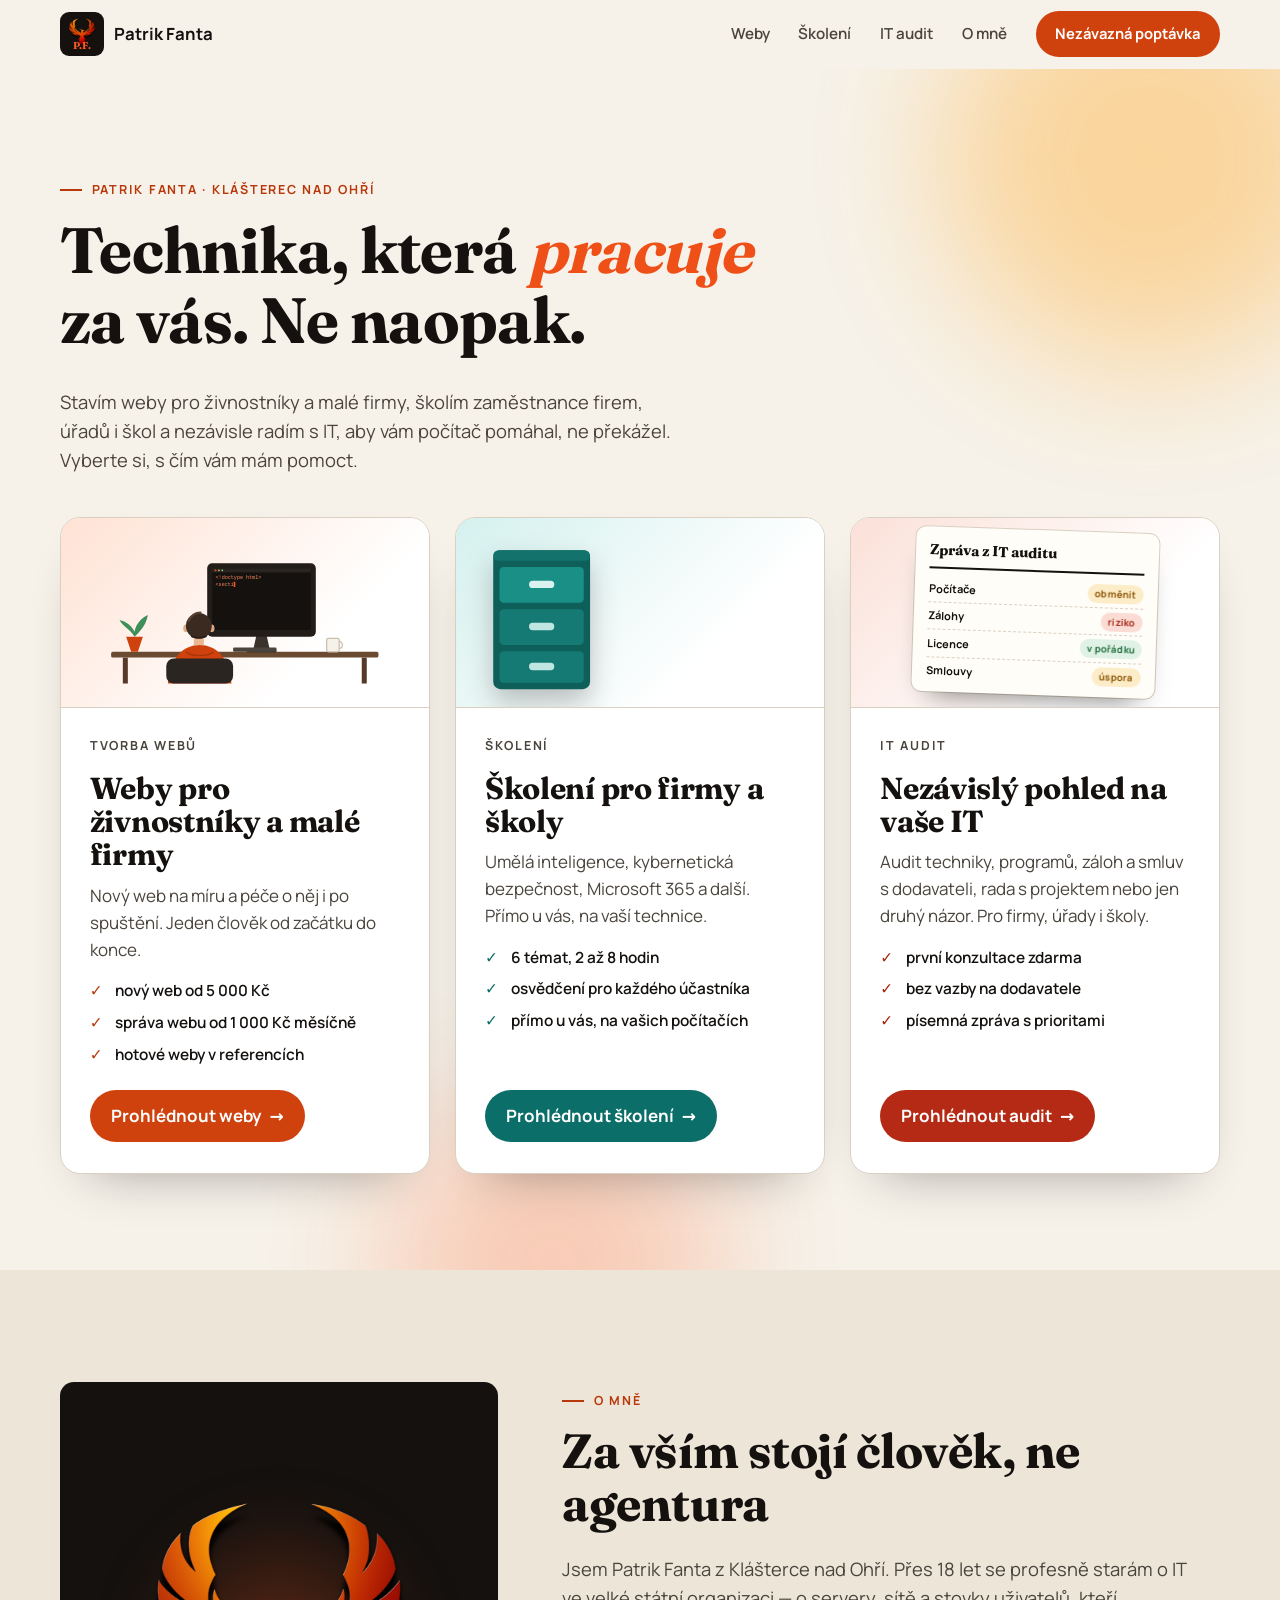
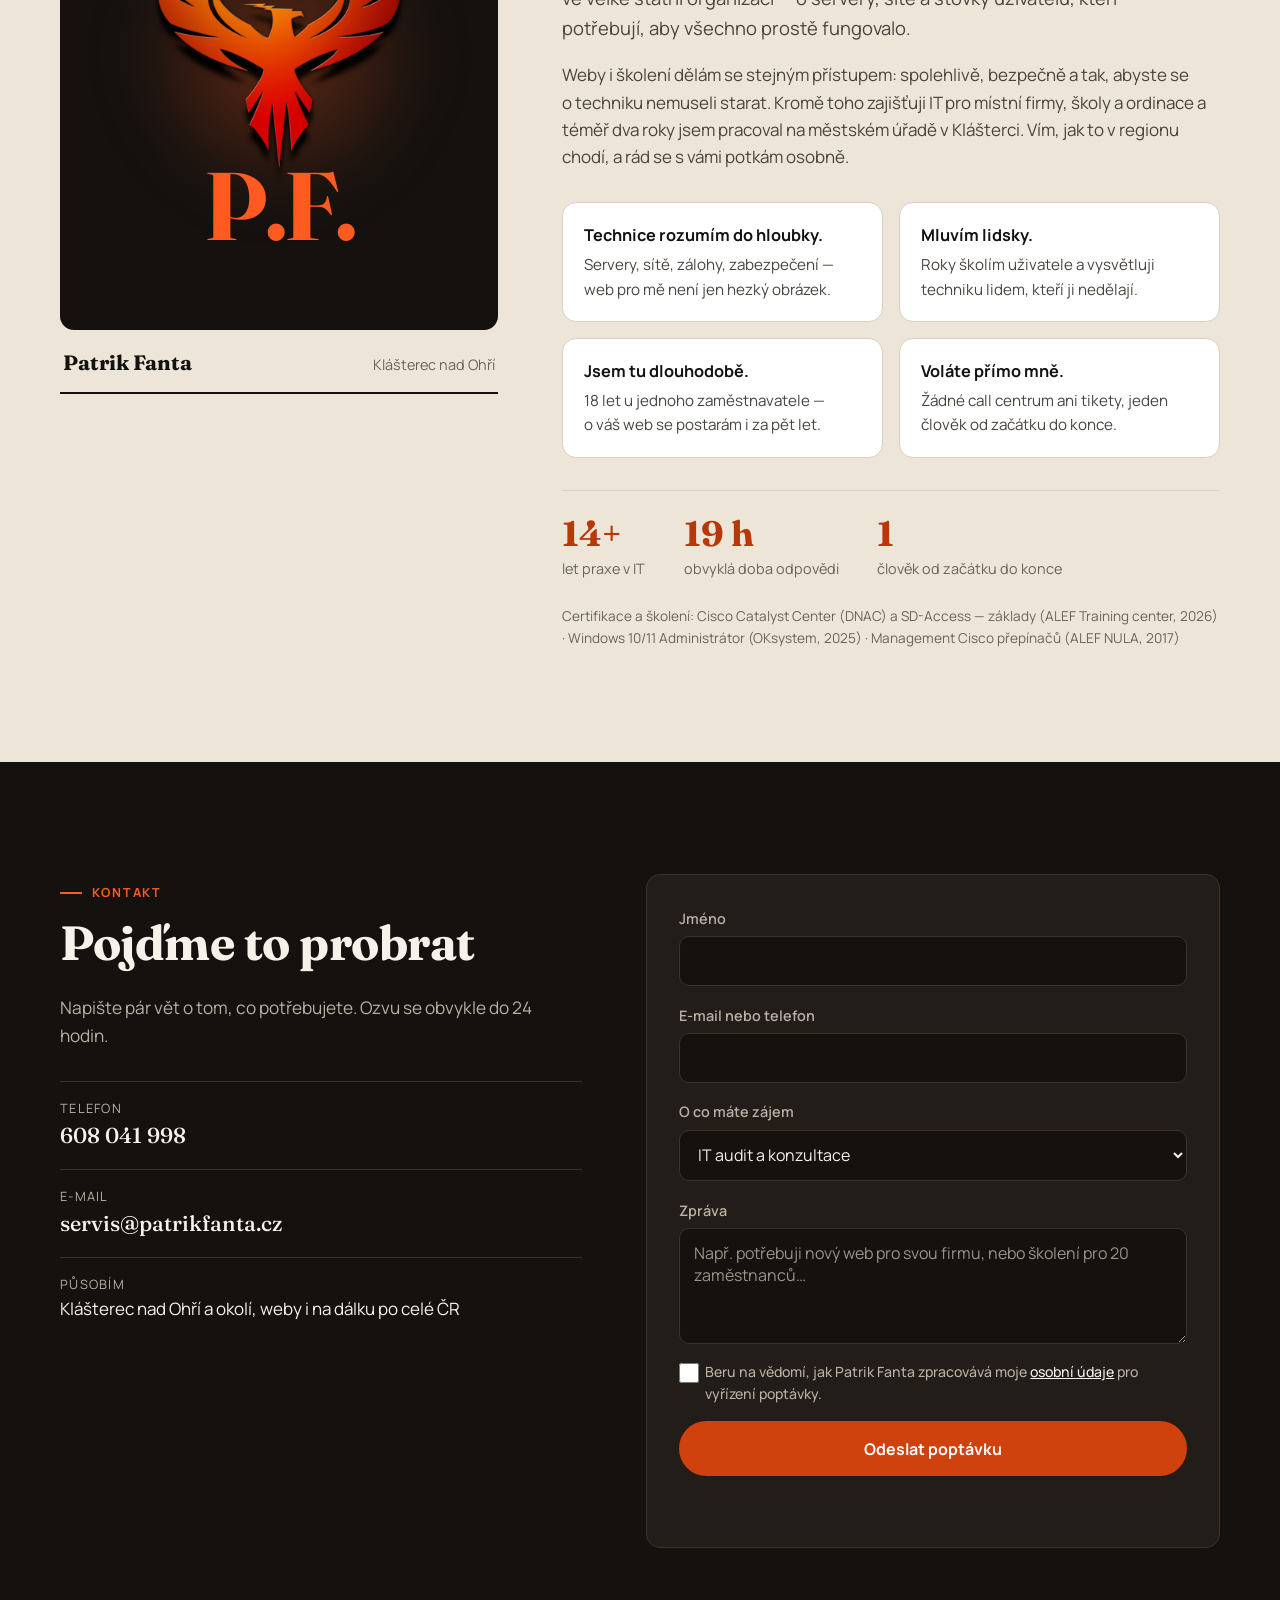
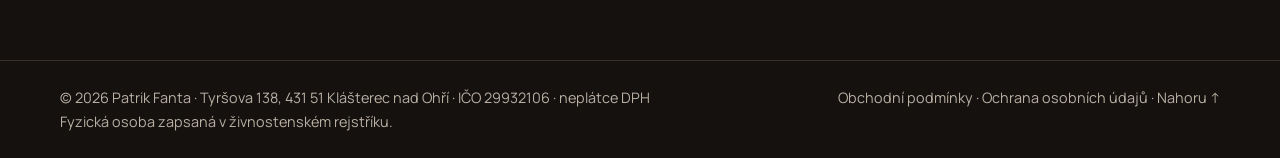
<file: index.html>
<!doctype html>
<html lang="cs">
<head>
  <meta charset="utf-8">
  <meta name="viewport" content="width=device-width, initial-scale=1">
  <title>Patrik Fanta — weby a školení pro firmy a školy</title>
  <meta name="description" content="Tvorba webů od 5 000 Kč a správa webu, školení zaměstnanců firem, úřadů i škol (AI, kybernetická bezpečnost, Microsoft 365). Klášterec nad Ohří a okolí.">
  <link rel="canonical" href="https://patrikfanta.cz/">
  <meta name="theme-color" content="#14110f">

  <meta property="og:type" content="website">
  <meta property="og:locale" content="cs_CZ">
  <meta property="og:url" content="https://patrikfanta.cz/">
  <meta property="og:title" content="Patrik Fanta — weby a školení">
  <meta property="og:description" content="Weby pro živnostníky a malé firmy a školení pro firmy, úřady a školy. Klášterec nad Ohří a okolí, weby i na dálku po celé ČR.">
  <meta property="og:image" content="https://patrikfanta.cz/img/og.jpg">
  <meta property="og:image:width" content="1200">
  <meta property="og:image:height" content="630">
  <meta property="og:image:alt" content="Patrik Fanta — tvorba a správa webů">
  <meta name="twitter:card" content="summary_large_image">

  <link rel="icon" href="favicon.png" type="image/png">
  <link rel="apple-touch-icon" href="apple-touch-icon.png">

  <link rel="preload" href="fonts/manrope-latin.woff2" as="font" type="font/woff2" crossorigin>
  <link rel="preload" href="fonts/fraunces-latin.woff2" as="font" type="font/woff2" crossorigin>
  <link rel="stylesheet" href="css/fonts.css?v=21">
  <link rel="stylesheet" href="css/style.css?v=24">

  <script type="application/ld+json">
  {
    "@context": "https://schema.org",
    "@type": "ProfessionalService",
    "name": "Patrik Fanta – weby a školení",
    "description": "Tvorba a správa webů pro živnostníky a malé firmy, školení zaměstnanců pro firmy, úřady a školy.",
    "url": "https://patrikfanta.cz/",
    "image": "https://patrikfanta.cz/img/og.jpg",
    "logo": "https://patrikfanta.cz/apple-touch-icon.png",
    "telephone": "+420608041998",
    "email": "servis@patrikfanta.cz",
    "address": {
      "@type": "PostalAddress",
      "streetAddress": "Tyršova 138",
      "postalCode": "431 51",
      "addressLocality": "Klášterec nad Ohří",
      "addressCountry": "CZ"
    },
    "identifier": {
      "@type": "PropertyValue",
      "propertyID": "IČO",
      "value": "29932106"
    },
    "founder": {
      "@type": "Person",
      "name": "Patrik Fanta"
    },
    "areaServed": [
      {
        "@type": "City",
        "name": "Klášterec nad Ohří"
      },
      {
        "@type": "AdministrativeArea",
        "name": "Ústecký kraj"
      },
      {
        "@type": "Country",
        "name": "Česká republika"
      }
    ],
    "priceRange": "1 000 – 15 600 Kč",
    "makesOffer": [
      {
        "@type": "Offer",
        "itemOffered": {
          "@type": "Service",
          "name": "Tvorba webu"
        },
        "priceSpecification": {
          "@type": "PriceSpecification",
          "minPrice": 5000,
          "priceCurrency": "CZK"
        }
      },
      {
        "@type": "Offer",
        "itemOffered": {
          "@type": "Service",
          "name": "Správa webu"
        },
        "priceSpecification": {
          "@type": "UnitPriceSpecification",
          "price": 1000,
          "priceCurrency": "CZK",
          "unitText": "měsíc"
        }
      },
      {
        "@type": "Offer",
        "itemOffered": {
          "@type": "Service",
          "name": "Školení zaměstnanců pro firmy, úřady a školy"
        }
      }
    ]
  }
  </script>
</head>
<body data-page="hub">
<div class="progress" aria-hidden="true"></div>

<header class="nav" id="top">
  <div class="wrap nav__inner">
    <a class="logo" href="#top"><span class="logo__mark" aria-hidden="true"><img src="img/fenix.png" alt="" width="34" height="34"><span>P.F.</span></span> Patrik Fanta</a>
    <button class="nav__toggle" aria-label="Menu" aria-expanded="false"><span></span><span></span></button>
    <nav class="nav__links">
      <a href="weby.html">Weby</a>
      <a href="skoleni.html">Školení</a>
      <a href="audit.html">IT audit</a>
      <a href="#o-mne">O mně</a>
      <a href="#kontakt" class="btn btn--small">Nezávazná poptávka</a>
    </nav>
  </div>
</header>

<main>

  <!-- ROZCESTNÍK -->
  <section class="hero hub">
    <div class="hero__blob hero__blob--1" aria-hidden="true"></div>
    <div class="hero__blob hero__blob--2" aria-hidden="true"></div>
    <div class="wrap">
      <div class="hub__intro">
        <p class="eyebrow">Patrik Fanta · Klášterec nad Ohří</p>
        <h1>Technika, která <em>pracuje</em> za vás. Ne naopak.</h1>
        <p class="lead">Stavím weby pro živnostníky a malé firmy, školím zaměstnance firem, úřadů i škol a nezávisle radím s IT, aby vám počítač pomáhal, ne překážel. Vyberte si, s čím vám mám pomoct.</p>
      </div>
      <div class="tiles">
        <a class="tile tile--weby" href="weby.html">
          <div class="tile__art" aria-hidden="true"><svg class="coder" viewBox="0 0 440 170" preserveAspectRatio="xMidYMid meet"><g class="coder-world"><rect x="60" y="132" width="320" height="7" rx="2" fill="#6b4a32"/><rect x="74" y="139" width="6" height="31" fill="#57392a"/><rect x="360" y="139" width="6" height="31" fill="#57392a"/><path d="M84 132l-6-18h20l-6 18z" fill="#cf410d"/><path d="M88 114c-6-10-14-12-18-20 8 2 14 6 18 14 2-10 8-16 16-20-2 10-6 16-12 22" fill="#3f8f5a"/><rect x="318" y="116" width="15" height="16" rx="2" fill="#f6f2ea" stroke="#c9bfae" stroke-width="1.5"/><path d="M333 120c5 0 5 8 0 8" stroke="#c9bfae" stroke-width="1.5" fill="none"/><path d="M234 112h12l4 18h-20z" fill="#3a332c"/><rect x="222" y="129" width="36" height="4" rx="2" fill="#3a332c"/><rect x="175" y="26" width="130" height="88" rx="6" fill="#221d19"/><rect x="181" y="32" width="118" height="74" rx="2" fill="#14110f"/><rect x="181" y="32" width="118" height="5" fill="#2b2521"/><circle cx="185" cy="34.5" r="1.1" fill="#ff5a1f"/><circle cx="189" cy="34.5" r="1.1" fill="#ffb23f"/><circle cx="193" cy="34.5" r="1.1" fill="#7ddc9a"/><g class="coder-code" font-family="Consolas, 'Courier New', monospace" font-size="6.1"><text x="185" y="45"></text><text x="185" y="53.5"></text><text x="185" y="62"></text><text x="185" y="70.5"></text><text x="185" y="79"></text><text x="185" y="87.5"></text><text x="185" y="96"></text></g><rect x="206" y="127" width="52" height="5" rx="1.5" fill="#4a443d"/><path d="M128 170c2-30 18-46 38-46s36 16 38 46z" fill="#cf410d"/><path d="M150 132c4 6 28 6 32 0" stroke="#a8360b" stroke-width="2" fill="none"/><rect x="126" y="140" width="80" height="30" rx="9" fill="#2b2521"/><rect x="159" y="112" width="12" height="12" fill="#e9b893"/><ellipse cx="149.5" cy="104" rx="3.2" ry="4.6" fill="#e0a985"/><ellipse cx="180.5" cy="104" rx="3.2" ry="4.6" fill="#e0a985"/><circle cx="165" cy="101" r="15.5" fill="#3a2a20"/><path d="M153 95c3-7 8-10 14-10" stroke="#5a4232" stroke-width="2.5" stroke-linecap="round" fill="none"/><path d="M156 113c3 3 15 3 18 0" stroke="#2a1d16" stroke-width="2" fill="none"/></g></svg></div>
          <div class="tile__body">
            <p class="tile__kicker">Tvorba webů</p>
            <h2>Weby pro živnostníky a malé firmy</h2>
            <p>Nový web na míru a péče o něj i po spuštění. Jeden člověk od začátku do konce.</p>
            <ul><li>nový web od 5 000 Kč</li><li>správa webu od 1 000 Kč měsíčně</li><li>hotové weby v referencích</li></ul>
            <span class="tile__cta">Prohlédnout weby <span aria-hidden="true">→</span></span>
          </div>
        </a>
        <a class="tile tile--skoleni" href="skoleni.html">
          <div class="tile__art" aria-hidden="true"><div class="cabinet-scene"><svg class="cabinet" viewBox="0 0 100 140"><rect x="4" y="4" width="92" height="132" rx="7" fill="#0e5f5a"/><rect x="4" y="4" width="92" height="10" rx="5" fill="#13736c"/><g class="cabinet__drawer cabinet__drawer--move"><rect x="10" y="20" width="80" height="34" rx="4" fill="#1a8f86"/><rect x="38" y="33" width="24" height="7" rx="3.5" fill="#d9f2ef"/></g><rect x="10" y="60" width="80" height="34" rx="4" fill="#157a73"/><rect x="38" y="73" width="24" height="7" rx="3.5" fill="#bfe6e1"/><rect x="10" y="100" width="80" height="30" rx="4" fill="#157a73"/><rect x="38" y="111" width="24" height="7" rx="3.5" fill="#bfe6e1"/></svg><span class="fly" style="--i:0;--dx:60cqw;--dy:-40px;--r:-25deg"><svg viewBox="0 0 48 38"><path d="M2 8a3 3 0 0 1 3-3h12l4 4h22a3 3 0 0 1 3 3v21a3 3 0 0 1-3 3H5a3 3 0 0 1-3-3z" fill="#f2c14e"/><path d="M2 14h44v19a3 3 0 0 1-3 3H5a3 3 0 0 1-3-3z" fill="#f6d27a"/></svg></span><span class="fly" style="--i:1;--dx:72cqw;--dy:-10px;--r:30deg"><svg viewBox="0 0 34 44"><rect x="2" y="2" width="30" height="40" rx="3" fill="#fff" stroke="#c9bfae" stroke-width="2"/><path d="M8 12h18M8 18h18M8 24h14M8 30h18" stroke="#9ccfc9" stroke-width="2.4" stroke-linecap="round"/></svg></span><span class="fly" style="--i:2;--dx:52cqw;--dy:-38px;--r:200deg"><svg viewBox="0 0 60 14"><rect x="10" y="2" width="40" height="10" fill="#ffb23f"/><rect x="50" y="2" width="8" height="10" rx="2" fill="#ff8a9e"/><rect x="47" y="2" width="4" height="10" fill="#b8b8b8"/><path d="M10 2L1 7l9 5z" fill="#f2d3a8"/><path d="M4.5 5L1 7l3.5 2z" fill="#3a332c"/></svg></span><span class="fly" style="--i:3;--dx:66cqw;--dy:-34px;--r:-40deg"><svg viewBox="0 0 48 38"><path d="M2 8a3 3 0 0 1 3-3h12l4 4h22a3 3 0 0 1 3 3v21a3 3 0 0 1-3 3H5a3 3 0 0 1-3-3z" fill="#0e8a82"/><path d="M2 14h44v19a3 3 0 0 1-3 3H5a3 3 0 0 1-3-3z" fill="#2cc4b8"/></svg></span><span class="fly" style="--i:4;--dx:58cqw;--dy:6px;--r:150deg"><svg viewBox="0 0 40 48"><circle cx="20" cy="7" r="5" fill="#8a8f96"/><path d="M18 11L7 44M22 11l11 33" stroke="#6b7078" stroke-width="3.2" stroke-linecap="round"/><path d="M7 44l-1.5 3M33 44l1 3" stroke="#3a332c" stroke-width="2" stroke-linecap="round"/><path d="M10 30q10 6 20 0" stroke="#6b7078" stroke-width="2" fill="none"/></svg></span><span class="fly" style="--i:5;--dx:78cqw;--dy:-30px;--r:-20deg"><svg viewBox="0 0 34 44"><rect x="2" y="2" width="30" height="40" rx="3" fill="#fff" stroke="#c9bfae" stroke-width="2"/><path d="M8 12h18M8 18h12M8 24h18M8 30h10" stroke="#ffb08f" stroke-width="2.4" stroke-linecap="round"/></svg></span><span class="fly" style="--i:6;--dx:48cqw;--dy:-20px;--r:110deg"><svg viewBox="0 0 64 14"><rect x="1" y="1" width="62" height="12" rx="2" fill="#e8c88f" stroke="#c9a76a" stroke-width="1.5"/><path d="M8 1v5M16 1v7M24 1v5M32 1v7M40 1v5M48 1v7M56 1v5" stroke="#8a6a35" stroke-width="1.4"/></svg></span><span class="fly" style="--i:7;--dx:70cqw;--dy:-44px;--r:35deg"><svg viewBox="0 0 48 38"><path d="M2 8a3 3 0 0 1 3-3h12l4 4h22a3 3 0 0 1 3 3v21a3 3 0 0 1-3 3H5a3 3 0 0 1-3-3z" fill="#e8673a"/><path d="M2 14h44v19a3 3 0 0 1-3 3H5a3 3 0 0 1-3-3z" fill="#ff8a5c"/></svg></span></div></div>
          <div class="tile__body">
            <p class="tile__kicker">Školení</p>
            <h2>Školení pro firmy a školy</h2>
            <p>Umělá inteligence, kybernetická bezpečnost, Microsoft 365 a další. Přímo u vás, na vaší technice.</p>
            <ul><li>6 témat, 2 až 8 hodin</li><li>osvědčení pro každého účastníka</li><li>přímo u vás, na vašich počítačích</li></ul>
            <span class="tile__cta">Prohlédnout školení <span aria-hidden="true">→</span></span>
          </div>
        </a>
        <a class="tile tile--audit" href="audit.html">
          <div class="tile__art" aria-hidden="true"><div class="mini-report"><b>Zpráva z IT auditu</b><i>Počítače<span class="st st--warn" style="--i:0">obměnit</span></i><i>Zálohy<span class="st st--bad" style="--i:1">riziko</span></i><i>Licence<span class="st st--ok" style="--i:2">v pořádku</span></i><i>Smlouvy<span class="st st--warn" style="--i:3">úspora</span></i></div></div>
          <div class="tile__body">
            <p class="tile__kicker">IT audit</p>
            <h2>Nezávislý pohled na vaše IT</h2>
            <p>Audit techniky, programů, záloh a smluv s dodavateli, rada s projektem nebo jen druhý názor. Pro firmy, úřady i školy.</p>
            <ul><li>první konzultace zdarma</li><li>bez vazby na dodavatele</li><li>písemná zpráva s prioritami</li></ul>
            <span class="tile__cta">Prohlédnout audit <span aria-hidden="true">→</span></span>
          </div>
        </a>
      </div>
    </div>
  </section>

  <!-- O MNĚ -->
  <section class="section section--tint" id="o-mne">
    <div class="wrap about">
      <figure class="about__photo">
        <!-- Až bude fotka: nahraďte obsah figure za <img src="img/patrik.jpg" alt="Patrik Fanta" width="800" height="1000"> -->
        <div class="about__monogram" aria-hidden="true"><img src="img/fenix.png" alt="" width="432" height="432"><span>P.F.</span></div>
        <figcaption><strong>Patrik Fanta</strong><span>Klášterec nad Ohří</span></figcaption>
      </figure>

      <div class="about__text">
        <p class="eyebrow">O mně</p>
        <h2>Za vším stojí člověk, ne agentura</h2>
        <p class="lead">Jsem Patrik Fanta z&nbsp;Klášterce nad Ohří. Přes 18 let se profesně starám o&nbsp;IT ve velké státní organizaci — o&nbsp;servery, sítě a stovky uživatelů, kteří potřebují, aby všechno prostě fungovalo.</p>
        <p>Weby i školení dělám se stejným přístupem: spolehlivě, bezpečně a tak, abyste se o&nbsp;techniku nemuseli starat. Kromě toho zajišťuji IT pro místní firmy, školy a ordinace a téměř dva roky jsem pracoval na městském úřadě v&nbsp;Klášterci. Vím, jak to v&nbsp;regionu chodí, a rád se s&nbsp;vámi potkám osobně.</p>

        <ul class="about__why">
          <li><strong>Technice rozumím do hloubky.</strong> Servery, sítě, zálohy, zabezpečení — web pro mě není jen hezký obrázek.</li>
          <li><strong>Mluvím lidsky.</strong> Roky školím uživatele a vysvětluji techniku lidem, kteří ji nedělají.</li>
          <li><strong>Jsem tu dlouhodobě.</strong> 18 let u jednoho zaměstnavatele — o&nbsp;váš web se postarám i za pět let.</li>
          <li><strong>Voláte přímo mně.</strong> Žádné call centrum ani tikety, jeden člověk od začátku do konce.</li>
        </ul>

        <ul class="about__stats">
          <li><strong><span data-count="18">18</span>+</strong><span>let praxe v&nbsp;IT</span></li>
          <li><strong><span data-count="24">24</span> h</strong><span>obvyklá doba odpovědi</span></li>
          <li><strong><span data-count="1">1</span></strong><span>člověk od začátku do konce</span></li>
        </ul>

        <p class="about__certs">Certifikace a školení: Cisco Catalyst Center (DNAC) a SD-Access — základy (ALEF Training center, 2026) · Windows 10/11 Administrátor (OKsystem, 2025) · Management Cisco přepínačů (ALEF NULA, 2017)</p>
      </div>
    </div>
  </section>

  <!-- KONTAKT -->
  <section class="section section--dark" id="kontakt">
    <div class="wrap contact">
      <div>
        <p class="eyebrow">Kontakt</p>
        <h2>Pojďme to probrat</h2>
        <p class="section__intro">Napište pár vět o tom, co potřebujete. Ozvu se obvykle do 24 hodin.</p>
        <ul class="contact__list">
          <li><span>Telefon</span><a href="tel:+420608041998">608 041 998</a></li>
          <li><span>E-mail</span><a href="mailto:servis@patrikfanta.cz">servis@patrikfanta.cz</a></li>
          <li><span>Působím</span>Klášterec nad Ohří a okolí, weby i na dálku po celé ČR</li>
        </ul>
      </div>

      <form class="form" id="poptavka" novalidate>
        <input type="checkbox" name="botcheck" class="hp" tabindex="-1" autocomplete="off" aria-hidden="true">
        <label>Jméno<input name="jmeno" required autocomplete="name"></label>
        <label>E-mail nebo telefon<input name="kontakt" required autocomplete="email"></label>
        <label>O co máte zájem
          <select name="sluzba">
            <option>IT audit a konzultace</option>
            <option>Zatím nevím, poraďte</option>
            <option>Nový web</option>
            <option>Správa webu</option>
            <option>Školení</option>
          </select>
        </label>
        <label>Zpráva<textarea name="zprava" rows="4" placeholder="Např. potřebuji nový web pro svou firmu, nebo školení pro 20 zaměstnanců…"></textarea></label>
        <label class="consent"><input type="checkbox" name="consent" required>
          <span>Beru na vědomí, jak Patrik Fanta zpracovává moje <a href="ochrana-osobnich-udaju.html" target="_blank">osobní údaje</a> pro vyřízení poptávky.</span></label>
        <button class="btn" type="submit">Odeslat poptávku</button>
        <p class="form__status" role="status" aria-live="polite"></p>
      </form>
    </div>
  </section>

</main>

<footer class="footer">
  <div class="wrap footer__inner">
    <span>© <span id="rok">2026</span> Patrik Fanta · Tyršova 138, 431 51 Klášterec nad Ohří · IČO 29932106 · neplátce DPH<br>Fyzická osoba zapsaná v živnostenském rejstříku.</span>
    <span class="footer__links"><a href="obchodni-podminky.html">Obchodní podmínky</a> · <a href="ochrana-osobnich-udaju.html">Ochrana osobních údajů</a> · <a href="#top">Nahoru ↑</a></span>
  </div>
</footer>

<a class="call-fab" href="tel:+420608041998" aria-label="Zavolat na 608 041 998">
  <svg viewBox="0 0 24 24" fill="none" stroke="currentColor" stroke-width="2" stroke-linecap="round" stroke-linejoin="round" aria-hidden="true"><path d="M22 16.92v3a2 2 0 0 1-2.18 2 19.8 19.8 0 0 1-8.63-3.07 19.5 19.5 0 0 1-6-6A19.8 19.8 0 0 1 2.12 4.18 2 2 0 0 1 4.11 2h3a2 2 0 0 1 2 1.72c.13.96.36 1.9.7 2.81a2 2 0 0 1-.45 2.11L8.09 9.91a16 16 0 0 0 6 6l1.27-1.27a2 2 0 0 1 2.11-.45c.9.34 1.85.57 2.81.7A2 2 0 0 1 22 16.92z"/></svg>
  Zavolat
</a>

<!-- Anonymní měření návštěvnosti bez cookies (GoatCounter), skript hostovaný lokálně -->
<script data-goatcounter="https://patrikfanta.stat.patrikfanta.cz/count" async src="js/count.js"></script>
<script src="js/main.js?v=24"></script>
</body>
</html>
</file>
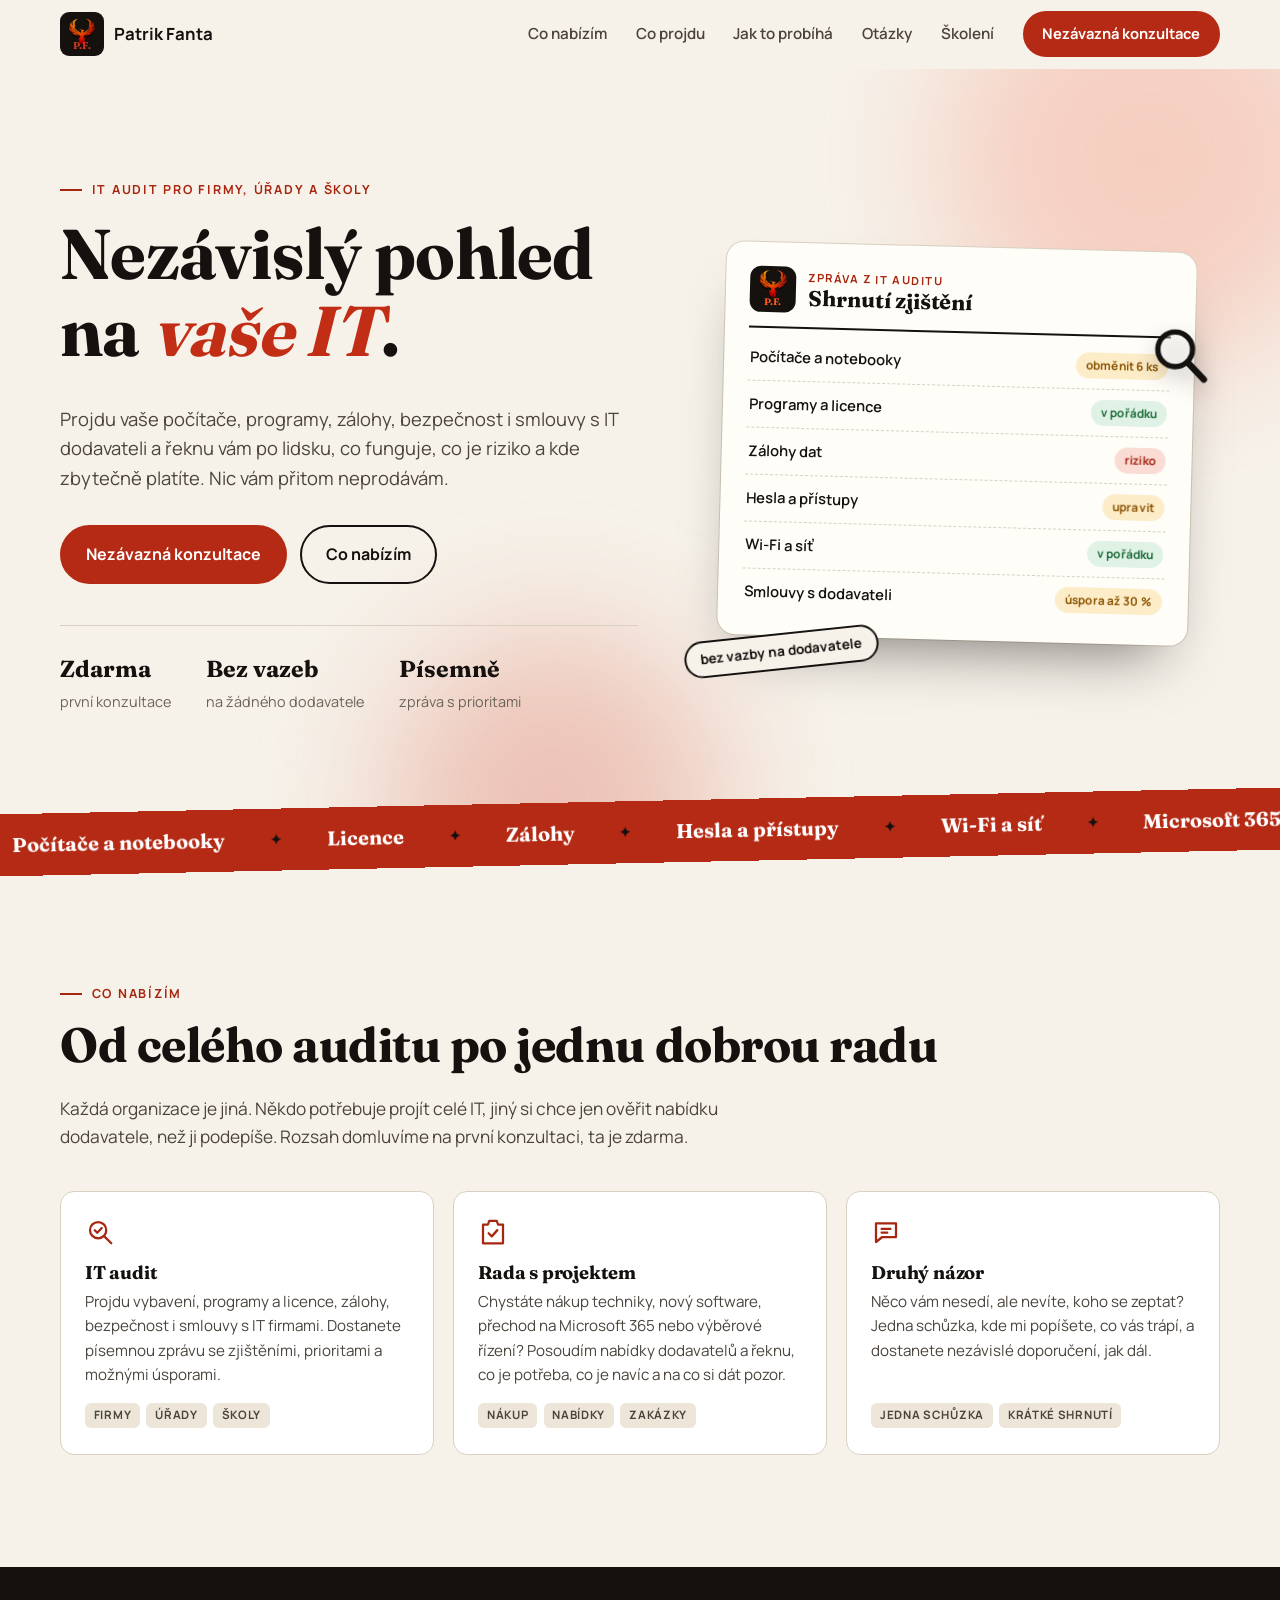
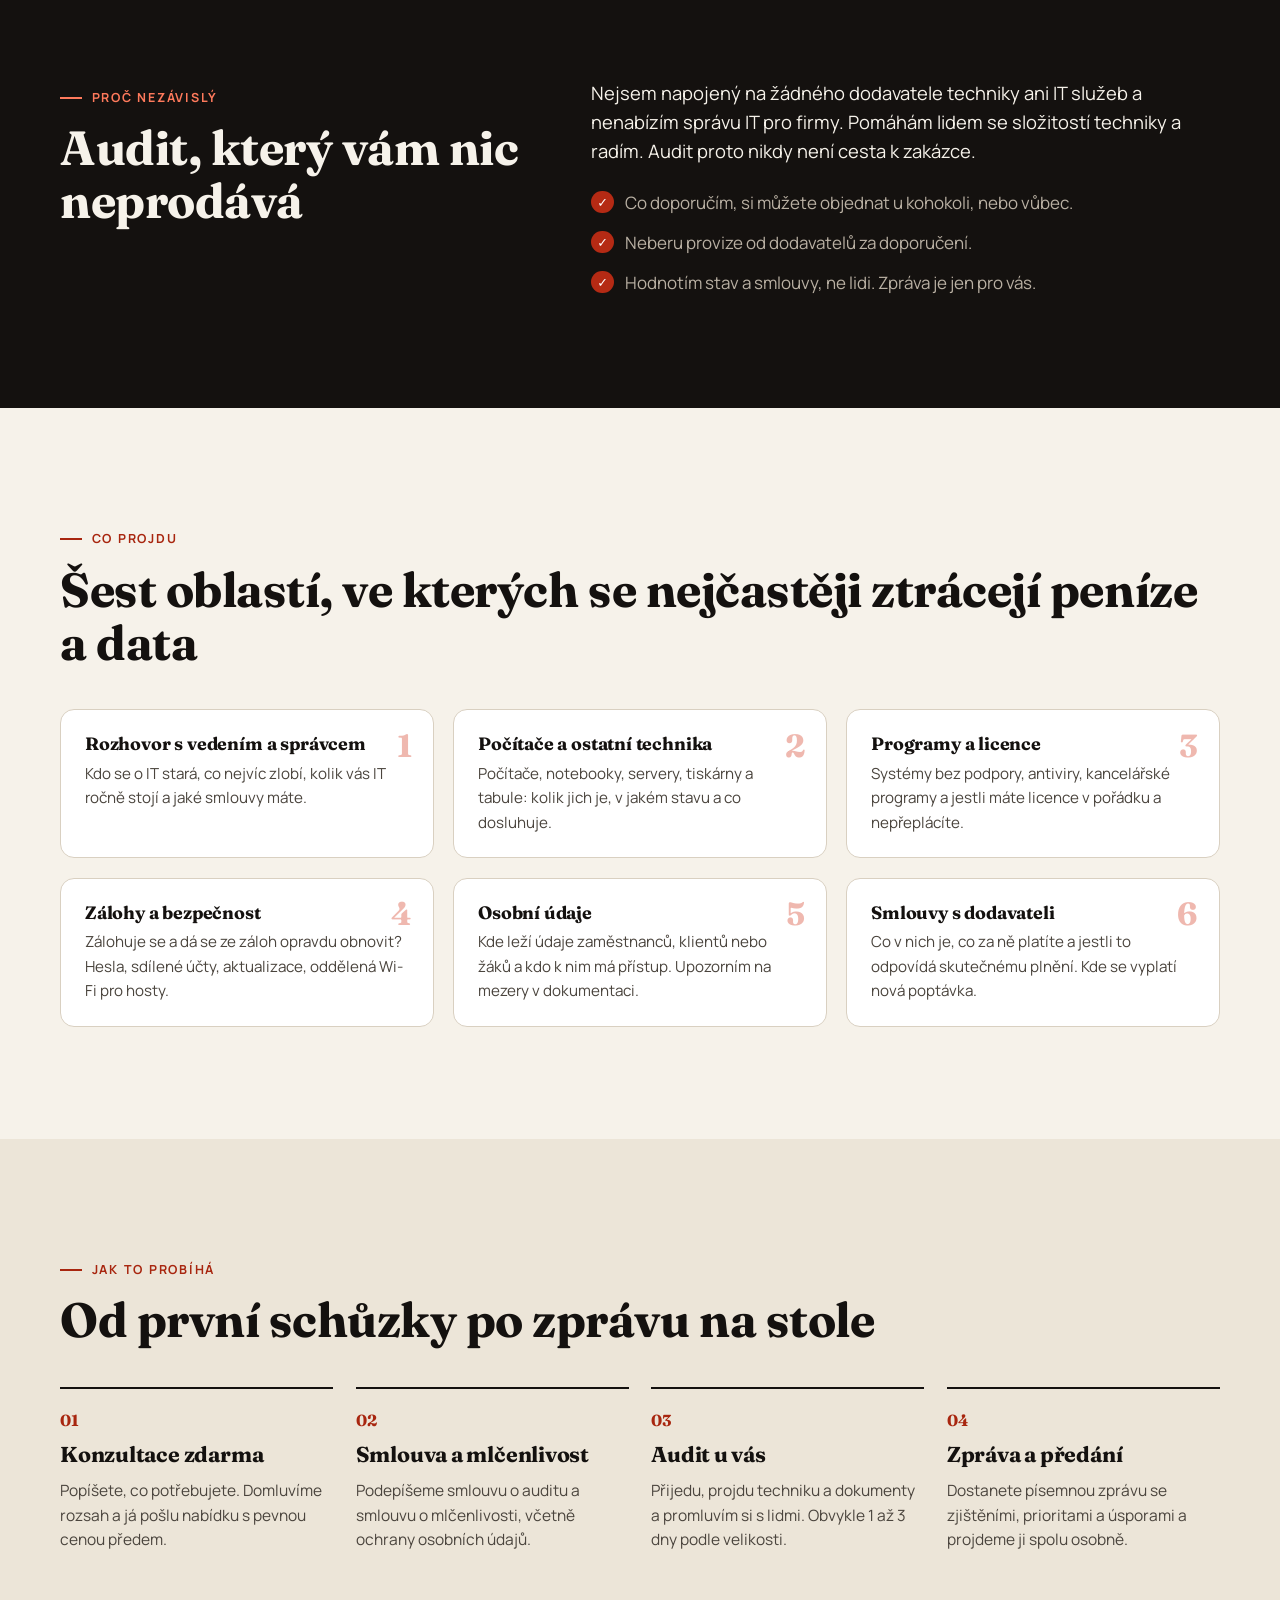
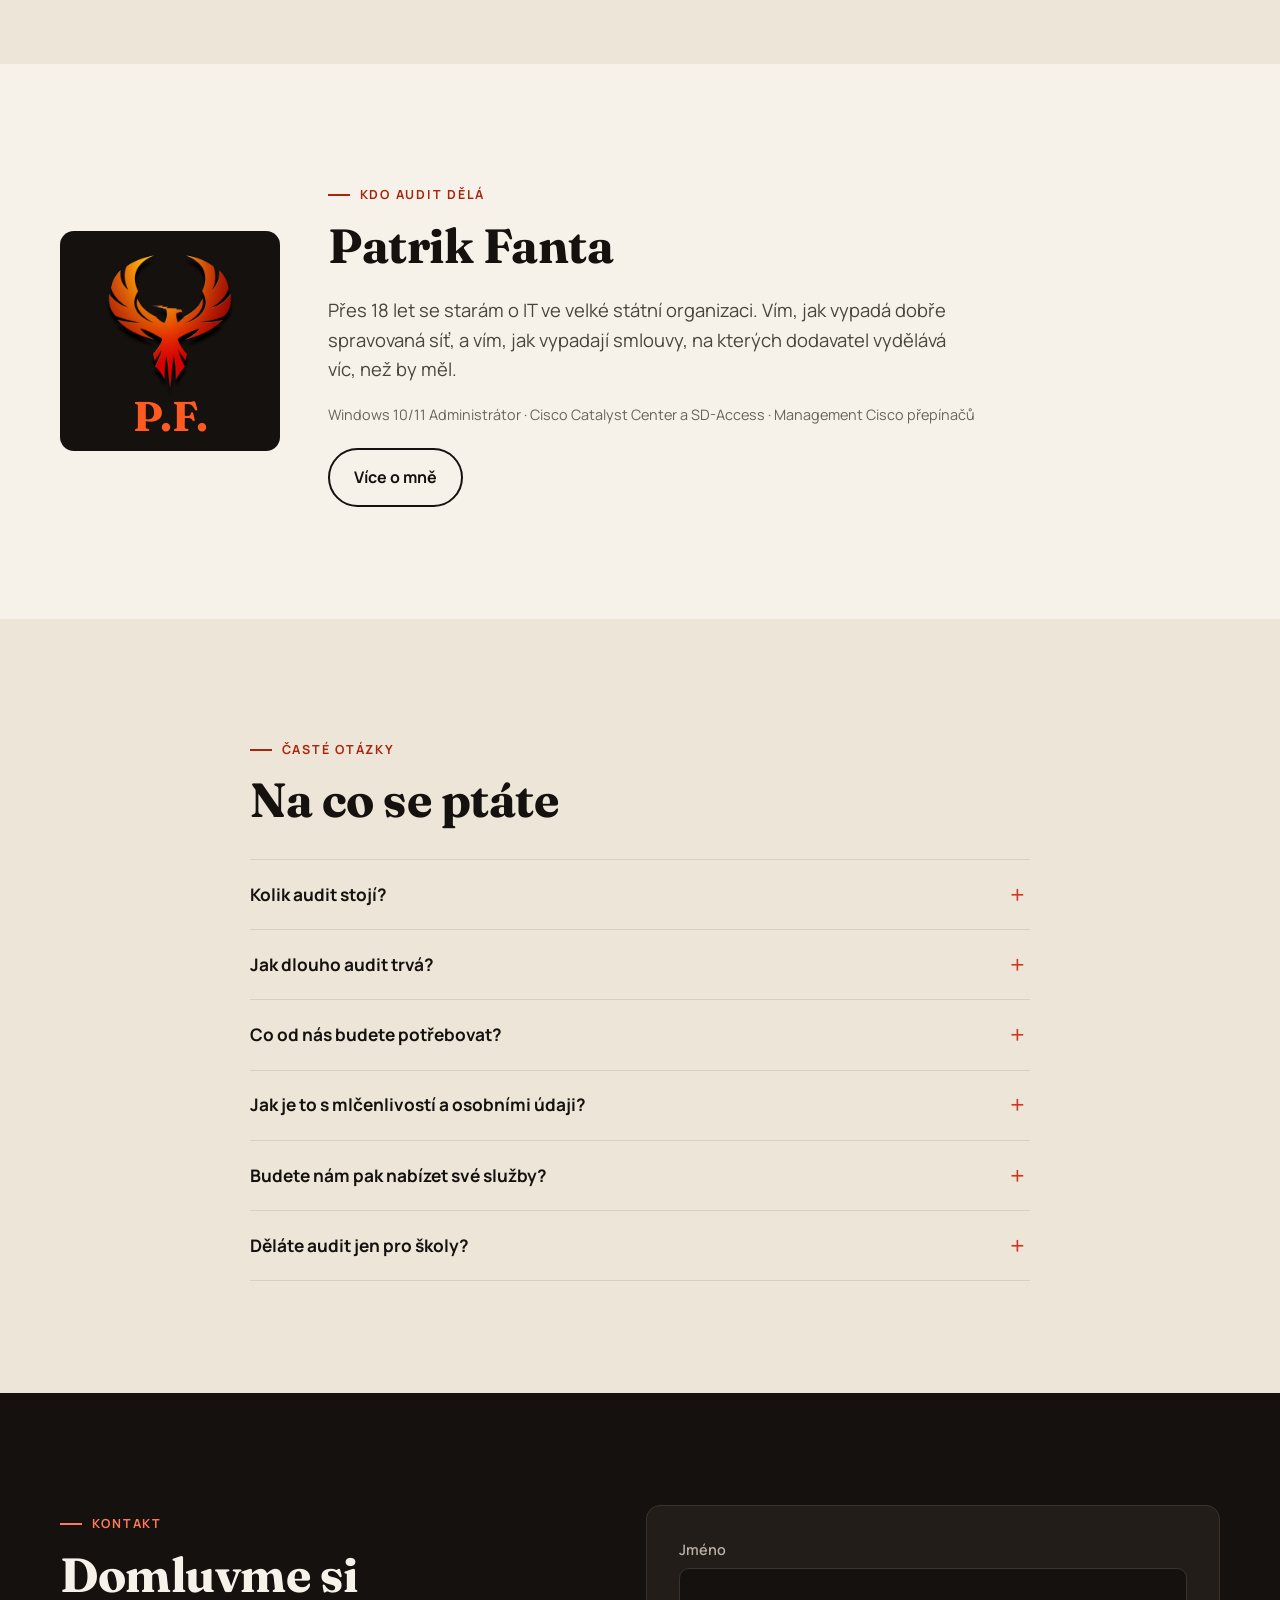
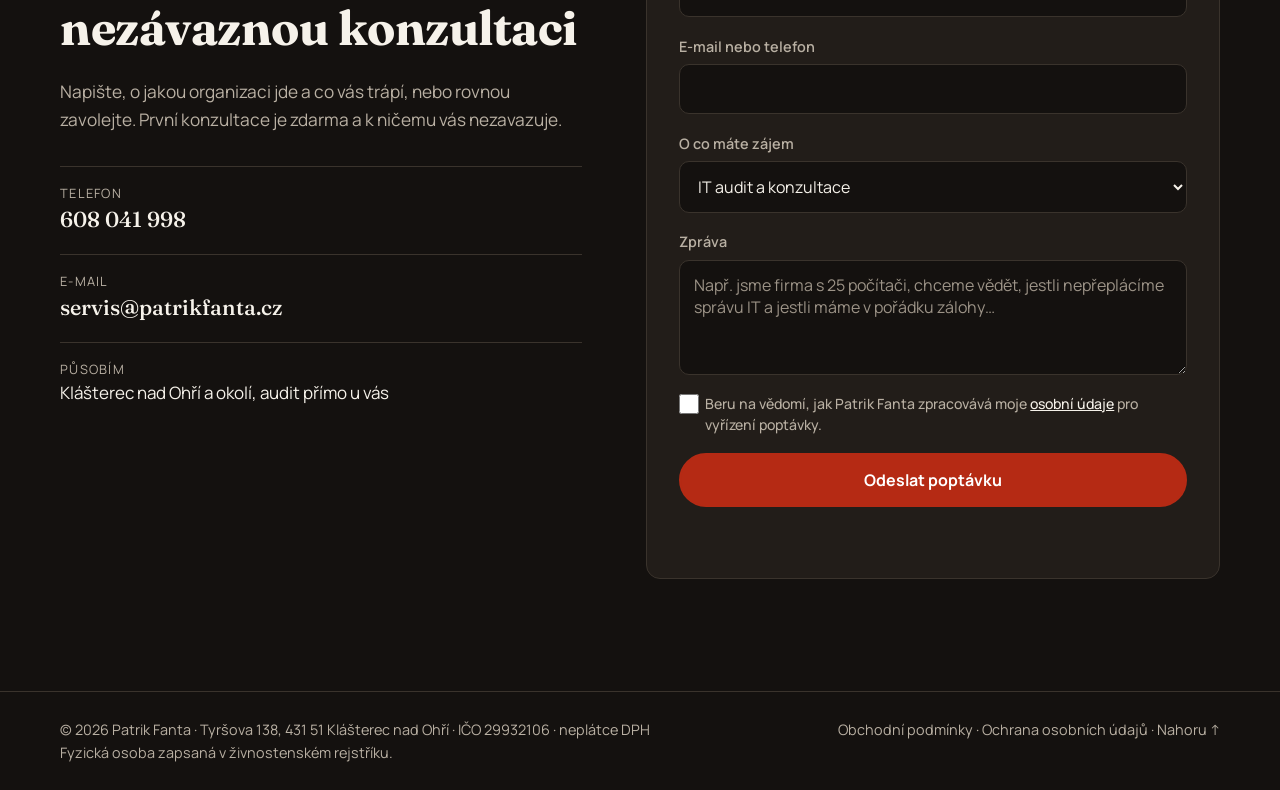
<file: audit.html>
<!doctype html>
<html lang="cs">
<head>
  <meta charset="utf-8">
  <meta name="viewport" content="width=device-width, initial-scale=1">
  <title>Nezávislý IT audit a konzultace — Patrik Fanta</title>
  <meta name="description" content="Nezávislý IT audit pro firmy, úřady a školy: vybavení, licence, bezpečnost, zálohy a smlouvy s dodavateli. Rada s projektem nebo druhý názor bez vazby na dodavatele.">
  <link rel="canonical" href="https://patrikfanta.cz/audit.html">
  <meta name="theme-color" content="#14110f">

  <meta property="og:type" content="website">
  <meta property="og:locale" content="cs_CZ">
  <meta property="og:url" content="https://patrikfanta.cz/audit.html">
  <meta property="og:title" content="Nezávislý IT audit a konzultace — Patrik Fanta">
  <meta property="og:description" content="Nezávislý pohled na vaše IT, smlouvy a projekty. Pro firmy, úřady i školy, bez vazby na dodavatele.">
  <meta property="og:image" content="https://patrikfanta.cz/img/og.jpg">
  <meta property="og:image:width" content="1200">
  <meta property="og:image:height" content="630">
  <meta property="og:image:alt" content="Patrik Fanta — IT audit, weby a školení">
  <meta name="twitter:card" content="summary_large_image">

  <link rel="icon" href="favicon.png" type="image/png">
  <link rel="apple-touch-icon" href="apple-touch-icon.png">

  <link rel="preload" href="fonts/manrope-latin.woff2" as="font" type="font/woff2" crossorigin>
  <link rel="preload" href="fonts/fraunces-latin.woff2" as="font" type="font/woff2" crossorigin>
  <link rel="stylesheet" href="css/fonts.css?v=21">
  <link rel="stylesheet" href="css/style.css?v=24">

  <script type="application/ld+json">
  {
    "@context": "https://schema.org",
    "@type": "Service",
    "name": "Nezávislý IT audit a konzultace",
    "serviceType": "IT audit",
    "areaServed": "Ústecký kraj",
    "provider": {
      "@type": "Person",
      "name": "Patrik Fanta",
      "telephone": "+420608041998",
      "email": "servis@patrikfanta.cz",
      "url": "https://patrikfanta.cz/",
      "address": { "@type": "PostalAddress", "streetAddress": "Tyršova 138", "postalCode": "431 51", "addressLocality": "Klášterec nad Ohří", "addressCountry": "CZ" }
    }
  }
  </script>
</head>
<body data-page="audit" class="theme-audit">
<div class="progress" aria-hidden="true"></div>

<header class="nav" id="top">
  <div class="wrap nav__inner">
    <a class="logo" href="./"><span class="logo__mark" aria-hidden="true"><img src="img/fenix.png" alt="" width="34" height="34"><span>P.F.</span></span> Patrik Fanta</a>
    <button class="nav__toggle" aria-label="Menu" aria-expanded="false"><span></span><span></span></button>
    <nav class="nav__links">
      <a href="#sluzby">Co nabízím</a>
      <a href="#oblasti">Co projdu</a>
      <a href="#prubeh">Jak to probíhá</a>
      <a href="#faq">Otázky</a>
      <a href="skoleni.html">Školení</a>
      <a href="#kontakt" class="btn btn--small">Nezávazná konzultace</a>
    </nav>
  </div>
</header>

<main>

  <!-- HERO -->
  <section class="hero">
    <div class="hero__blob hero__blob--1" aria-hidden="true"></div>
    <div class="hero__blob hero__blob--2" aria-hidden="true"></div>
    <div class="wrap hero__grid">
      <div>
        <p class="eyebrow">IT audit pro firmy, úřady a školy</p>
        <h1>Nezávislý pohled na <em>vaše IT</em>.</h1>
        <p class="lead">Projdu vaše počítače, programy, zálohy, bezpečnost i smlouvy s IT dodavateli a řeknu vám po lidsku, co funguje, co je riziko a kde zbytečně platíte. Nic vám přitom neprodávám.</p>
        <div class="hero__cta">
          <a href="#kontakt" class="btn">Nezávazná konzultace</a>
          <a href="#sluzby" class="btn btn--ghost">Co nabízím</a>
        </div>
        <ul class="hero__facts">
          <li><strong>Zdarma</strong><span>první konzultace</span></li>
          <li><strong>Bez vazeb</strong><span>na žádného dodavatele</span></li>
          <li><strong>Písemně</strong><span>zpráva s prioritami</span></li>
        </ul>
      </div>

      <div class="hero__visual report-visual" aria-hidden="true">
        <div class="report">
          <div class="report__head">
            <span class="report__mark"><img src="img/fenix.png" alt=""><span>P.F.</span></span>
            <div><p class="report__kicker">Zpráva z IT auditu</p><p class="report__title">Shrnutí zjištění</p></div>
          </div>
          <ul class="report__rows">
            <li style="--i:0"><span>Počítače a notebooky</span><b class="st st--warn">obměnit 6 ks</b></li>
            <li style="--i:1"><span>Programy a licence</span><b class="st st--ok">v pořádku</b></li>
            <li style="--i:2"><span>Zálohy dat</span><b class="st st--bad">riziko</b></li>
            <li style="--i:3"><span>Hesla a přístupy</span><b class="st st--warn">upravit</b></li>
            <li style="--i:4"><span>Wi-Fi a síť</span><b class="st st--ok">v pořádku</b></li>
            <li style="--i:5"><span>Smlouvy s dodavateli</span><b class="st st--warn">úspora až 30 %</b></li>
          </ul>
          <svg class="report__lens" viewBox="0 0 48 48"><circle cx="20" cy="20" r="13" fill="rgba(255,255,255,.35)" stroke="currentColor" stroke-width="4"/><path d="M30 30l12 12" stroke="currentColor" stroke-width="5" stroke-linecap="round"/></svg>
        </div>
        <div class="badge">bez vazby na dodavatele</div>
      </div>
    </div>
  </section>

  <div class="ticker" aria-hidden="true">
    <div class="ticker__track"><span>Počítače a notebooky</span><span>Licence</span><span>Zálohy</span><span>Hesla a přístupy</span><span>Wi-Fi a síť</span><span>Microsoft 365</span><span>Smlouvy s dodavateli</span><span>Výběrová řízení</span><span>Osobní údaje</span><span>Počítače a notebooky</span><span>Licence</span><span>Zálohy</span><span>Hesla a přístupy</span><span>Wi-Fi a síť</span><span>Microsoft 365</span><span>Smlouvy s dodavateli</span><span>Výběrová řízení</span><span>Osobní údaje</span></div>
  </div>

  <!-- SLUŽBY -->
  <section class="section" id="sluzby">
    <div class="wrap">
      <p class="eyebrow">Co nabízím</p>
      <h2>Od celého auditu po jednu dobrou radu</h2>
      <p class="section__intro">Každá organizace je jiná. Někdo potřebuje projít celé IT, jiný si chce jen ověřit nabídku dodavatele, než ji podepíše. Rozsah domluvíme na první konzultaci, ta je zdarma.</p>

      <div class="topics">
        <article class="topic">
          <svg class="topic__icon" viewBox="0 0 24 24" fill="none" stroke="currentColor" stroke-width="1.8" stroke-linecap="round" stroke-linejoin="round" aria-hidden="true"><circle cx="10.5" cy="10.5" r="6.5"/><path d="M15.3 15.3L21 21M7.8 10.6l2 2 3.6-3.8"/></svg>
          <h3>IT audit</h3>
          <p>Projdu vybavení, programy a licence, zálohy, bezpečnost i smlouvy s IT firmami. Dostanete písemnou zprávu se zjištěními, prioritami a možnými úsporami.</p>
          <p class="topic__tags"><span>Firmy</span><span>Úřady</span><span>Školy</span></p>
        </article>
        <article class="topic">
          <svg class="topic__icon" viewBox="0 0 24 24" fill="none" stroke="currentColor" stroke-width="1.8" stroke-linecap="round" stroke-linejoin="round" aria-hidden="true"><path d="M9 3h6l1 3h4v15H4V6h4z"/><path d="M8.5 13l2.5 2.5 4.5-5"/></svg>
          <h3>Rada s projektem</h3>
          <p>Chystáte nákup techniky, nový software, přechod na Microsoft 365 nebo výběrové řízení? Posoudím nabídky dodavatelů a řeknu, co je potřeba, co je navíc a na co si dát pozor.</p>
          <p class="topic__tags"><span>Nákup</span><span>Nabídky</span><span>Zakázky</span></p>
        </article>
        <article class="topic">
          <svg class="topic__icon" viewBox="0 0 24 24" fill="none" stroke="currentColor" stroke-width="1.8" stroke-linecap="round" stroke-linejoin="round" aria-hidden="true"><path d="M4 5h16v11H9l-5 4z"/><path d="M8.5 9.5h7M8.5 12.5h4.5"/></svg>
          <h3>Druhý názor</h3>
          <p>Něco vám nesedí, ale nevíte, koho se zeptat? Jedna schůzka, kde mi popíšete, co vás trápí, a dostanete nezávislé doporučení, jak dál.</p>
          <p class="topic__tags"><span>Jedna schůzka</span><span>Krátké shrnutí</span></p>
        </article>
      </div>
    </div>
  </section>

  <!-- NEZÁVISLOST -->
  <section class="section section--dark" id="nezavislost">
    <div class="wrap independence">
      <div>
        <p class="eyebrow">Proč nezávislý</p>
        <h2>Audit, který vám nic neprodává</h2>
      </div>
      <div class="independence__text">
        <p class="lead">Nejsem napojený na žádného dodavatele techniky ani IT služeb a nenabízím správu IT pro firmy. Pomáhám lidem se složitostí techniky a radím. Audit proto nikdy není cesta k zakázce.</p>
        <ul class="independence__list">
          <li>Co doporučím, si můžete objednat u kohokoli, nebo vůbec.</li>
          <li>Neberu provize od dodavatelů za doporučení.</li>
          <li>Hodnotím stav a smlouvy, ne lidi. Zpráva je jen pro vás.</li>
        </ul>
      </div>
    </div>
  </section>

  <!-- OBLASTI -->
  <section class="section" id="oblasti">
    <div class="wrap">
      <p class="eyebrow">Co projdu</p>
      <h2>Šest oblastí, ve kterých se nejčastěji ztrácejí peníze a data</h2>
      <ol class="areas">
        <li>
          <h3>Rozhovor s vedením a správcem</h3>
          <p>Kdo se o IT stará, co nejvíc zlobí, kolik vás IT ročně stojí a jaké smlouvy máte.</p>
        </li>
        <li>
          <h3>Počítače a ostatní technika</h3>
          <p>Počítače, notebooky, servery, tiskárny a tabule: kolik jich je, v jakém stavu a co dosluhuje.</p>
        </li>
        <li>
          <h3>Programy a licence</h3>
          <p>Systémy bez podpory, antiviry, kancelářské programy a jestli máte licence v pořádku a nepřeplácíte.</p>
        </li>
        <li>
          <h3>Zálohy a bezpečnost</h3>
          <p>Zálohuje se a dá se ze záloh opravdu obnovit? Hesla, sdílené účty, aktualizace, oddělená Wi-Fi pro hosty.</p>
        </li>
        <li>
          <h3>Osobní údaje</h3>
          <p>Kde leží údaje zaměstnanců, klientů nebo žáků a kdo k nim má přístup. Upozorním na mezery v dokumentaci.</p>
        </li>
        <li>
          <h3>Smlouvy s dodavateli</h3>
          <p>Co v nich je, co za ně platíte a jestli to odpovídá skutečnému plnění. Kde se vyplatí nová poptávka.</p>
        </li>
      </ol>
    </div>
  </section>

  <!-- PRŮBĚH -->
  <section class="section section--tint" id="prubeh">
    <div class="wrap">
      <p class="eyebrow">Jak to probíhá</p>
      <h2>Od první schůzky po zprávu na stole</h2>
      <ol class="steps">
        <li>
          <h3>Konzultace zdarma</h3>
          <p>Popíšete, co potřebujete. Domluvíme rozsah a já pošlu nabídku s pevnou cenou předem.</p>
        </li>
        <li>
          <h3>Smlouva a mlčenlivost</h3>
          <p>Podepíšeme smlouvu o auditu a smlouvu o mlčenlivosti, včetně ochrany osobních údajů.</p>
        </li>
        <li>
          <h3>Audit u vás</h3>
          <p>Přijedu, projdu techniku a dokumenty a promluvím si s lidmi. Obvykle 1 až 3 dny podle velikosti.</p>
        </li>
        <li>
          <h3>Zpráva a předání</h3>
          <p>Dostanete písemnou zprávu se zjištěními, prioritami a úsporami a projdeme ji spolu osobně.</p>
        </li>
      </ol>
    </div>
  </section>

  <!-- KDO -->
  <section class="section" id="auditor">
    <div class="wrap lektor">
      <div class="lektor__mark" aria-hidden="true"><img src="img/fenix.png" alt=""><span>P.F.</span></div>
      <div>
        <p class="eyebrow">Kdo audit dělá</p>
        <h2>Patrik Fanta</h2>
        <p class="lead">Přes 18 let se starám o IT ve velké státní organizaci. Vím, jak vypadá dobře spravovaná síť, a vím, jak vypadají smlouvy, na kterých dodavatel vydělává víc, než by měl.</p>
        <p class="lektor__certs">Windows 10/11 Administrátor · Cisco Catalyst Center a SD-Access · Management Cisco přepínačů</p>
        <a href="./#o-mne" class="btn btn--ghost">Více o mně</a>
      </div>
    </div>
  </section>

  <!-- FAQ -->
  <section class="section section--tint" id="faq">
    <div class="wrap wrap--narrow">
      <p class="eyebrow">Časté otázky</p>
      <h2>Na co se ptáte</h2>
      <div class="faq">
        <details>
          <summary>Kolik audit stojí?</summary>
          <p>Cenu stanovím po první konzultaci podle velikosti organizace a rozsahu, protože audit malé kanceláře a velké školy se nedá srovnat. Vždy ji dostanete předem, písemně a jako pevnou částku. Nejsem plátce DPH.</p>
        </details>
        <details>
          <summary>Jak dlouho audit trvá?</summary>
          <p>U menší firmy nebo školy obvykle 1 až 2 dny na místě, u větší organizace až 3 dny. Zprávu dodám do 10 pracovních dnů od auditu, u většího rozsahu termín domluvíme předem.</p>
        </details>
        <details>
          <summary>Co od nás budete potřebovat?</summary>
          <p>Přístup k technice a do serverovny, platné smlouvy s IT dodavateli, faktury za IT za poslední rok a chvíli času vedení a správce IT. Přesný seznam pošlu předem.</p>
        </details>
        <details>
          <summary>Jak je to s mlčenlivostí a osobními údaji?</summary>
          <p>Před auditem podepíšeme smlouvu o mlčenlivosti, která pokrývá i osobní údaje, ke kterým se při auditu můžu dostat. Zjištění jsou jen pro vás a nikomu je nepředávám.</p>
        </details>
        <details>
          <summary>Budete nám pak nabízet své služby?</summary>
          <p>Ne. Správu IT pro firmy nenabízím a techniku neprodávám. Co ve zprávě doporučím, si můžete zajistit u kohokoli. Když budete chtít, pomůžu se zadáním poptávky nebo s posouzením nabídek.</p>
        </details>
        <details>
          <summary>Děláte audit jen pro školy?</summary>
          <p>Ne, pro firmy, kanceláře, úřady i školy. Školám umím navíc poradit s nákupy z dotací a šablon.</p>
        </details>
      </div>
    </div>
  </section>

  <!-- KONTAKT -->
  <section class="section section--dark" id="kontakt">
    <div class="wrap contact">
      <div>
        <p class="eyebrow">Kontakt</p>
        <h2>Domluvme si nezávaznou konzultaci</h2>
        <p class="section__intro">Napište, o jakou organizaci jde a co vás trápí, nebo rovnou zavolejte. První konzultace je zdarma a k ničemu vás nezavazuje.</p>
        <ul class="contact__list">
          <li><span>Telefon</span><a href="tel:+420608041998">608 041 998</a></li>
          <li><span>E-mail</span><a href="mailto:servis@patrikfanta.cz">servis@patrikfanta.cz</a></li>
          <li><span>Působím</span>Klášterec nad Ohří a okolí, audit přímo u vás</li>
        </ul>
      </div>

      <form class="form" id="poptavka" novalidate>
        <input type="checkbox" name="botcheck" class="hp" tabindex="-1" autocomplete="off" aria-hidden="true">
        <label>Jméno<input name="jmeno" required autocomplete="name"></label>
        <label>E-mail nebo telefon<input name="kontakt" required autocomplete="email"></label>
        <label>O co máte zájem
          <select name="sluzba">
            <option>IT audit a konzultace</option>
            <option>Školení</option>
            <option>Nový web</option>
            <option>Správa webu</option>
            <option>Zatím nevím, poraďte</option>
          </select>
        </label>
        <label>Zpráva<textarea name="zprava" rows="4" placeholder="Např. jsme firma s 25 počítači, chceme vědět, jestli nepřeplácíme správu IT a jestli máme v pořádku zálohy…"></textarea></label>
        <label class="consent"><input type="checkbox" name="consent" required>
          <span>Beru na vědomí, jak Patrik Fanta zpracovává moje <a href="ochrana-osobnich-udaju.html" target="_blank">osobní údaje</a> pro vyřízení poptávky.</span></label>
        <button class="btn" type="submit">Odeslat poptávku</button>
        <p class="form__status" role="status" aria-live="polite"></p>
      </form>
    </div>
  </section>

</main>

<footer class="footer">
  <div class="wrap footer__inner">
    <span>© <span id="rok">2026</span> Patrik Fanta · Tyršova 138, 431 51 Klášterec nad Ohří · IČO 29932106 · neplátce DPH<br>Fyzická osoba zapsaná v živnostenském rejstříku.</span>
    <span class="footer__links"><a href="obchodni-podminky.html">Obchodní podmínky</a> · <a href="ochrana-osobnich-udaju.html">Ochrana osobních údajů</a> · <a href="#top">Nahoru ↑</a></span>
  </div>
</footer>

<a class="call-fab" href="tel:+420608041998" aria-label="Zavolat na 608 041 998">
  <svg viewBox="0 0 24 24" fill="none" stroke="currentColor" stroke-width="2" stroke-linecap="round" stroke-linejoin="round" aria-hidden="true"><path d="M22 16.92v3a2 2 0 0 1-2.18 2 19.8 19.8 0 0 1-8.63-3.07 19.5 19.5 0 0 1-6-6A19.8 19.8 0 0 1 2.12 4.18 2 2 0 0 1 4.11 2h3a2 2 0 0 1 2 1.72c.13.96.36 1.9.7 2.81a2 2 0 0 1-.45 2.11L8.09 9.91a16 16 0 0 0 6 6l1.27-1.27a2 2 0 0 1 2.11-.45c.9.34 1.85.57 2.81.7A2 2 0 0 1 22 16.92z"/></svg>
  Zavolat
</a>

<!-- Anonymní měření návštěvnosti bez cookies (GoatCounter), skript hostovaný lokálně -->
<script data-goatcounter="https://patrikfanta.stat.patrikfanta.cz/count" async src="js/count.js"></script>
<script src="js/main.js?v=24"></script>
</body>
</html>
</file>
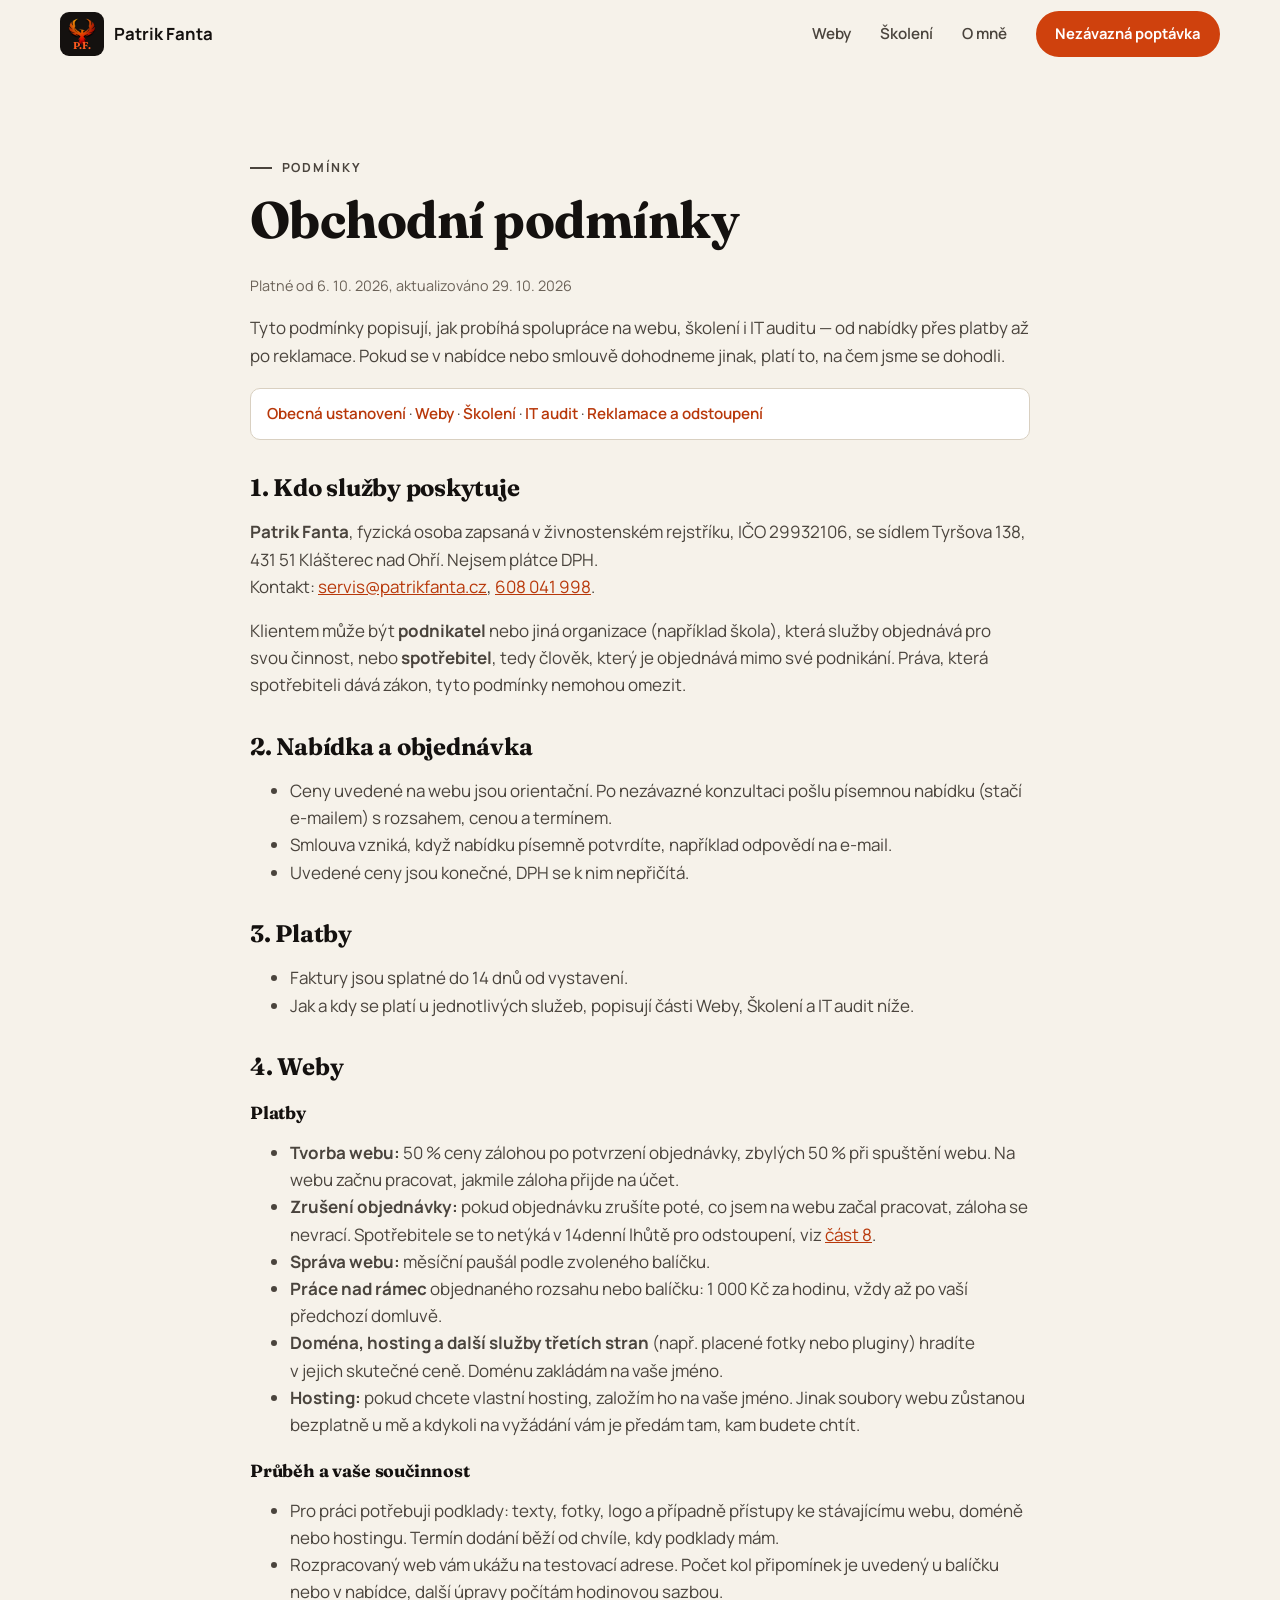
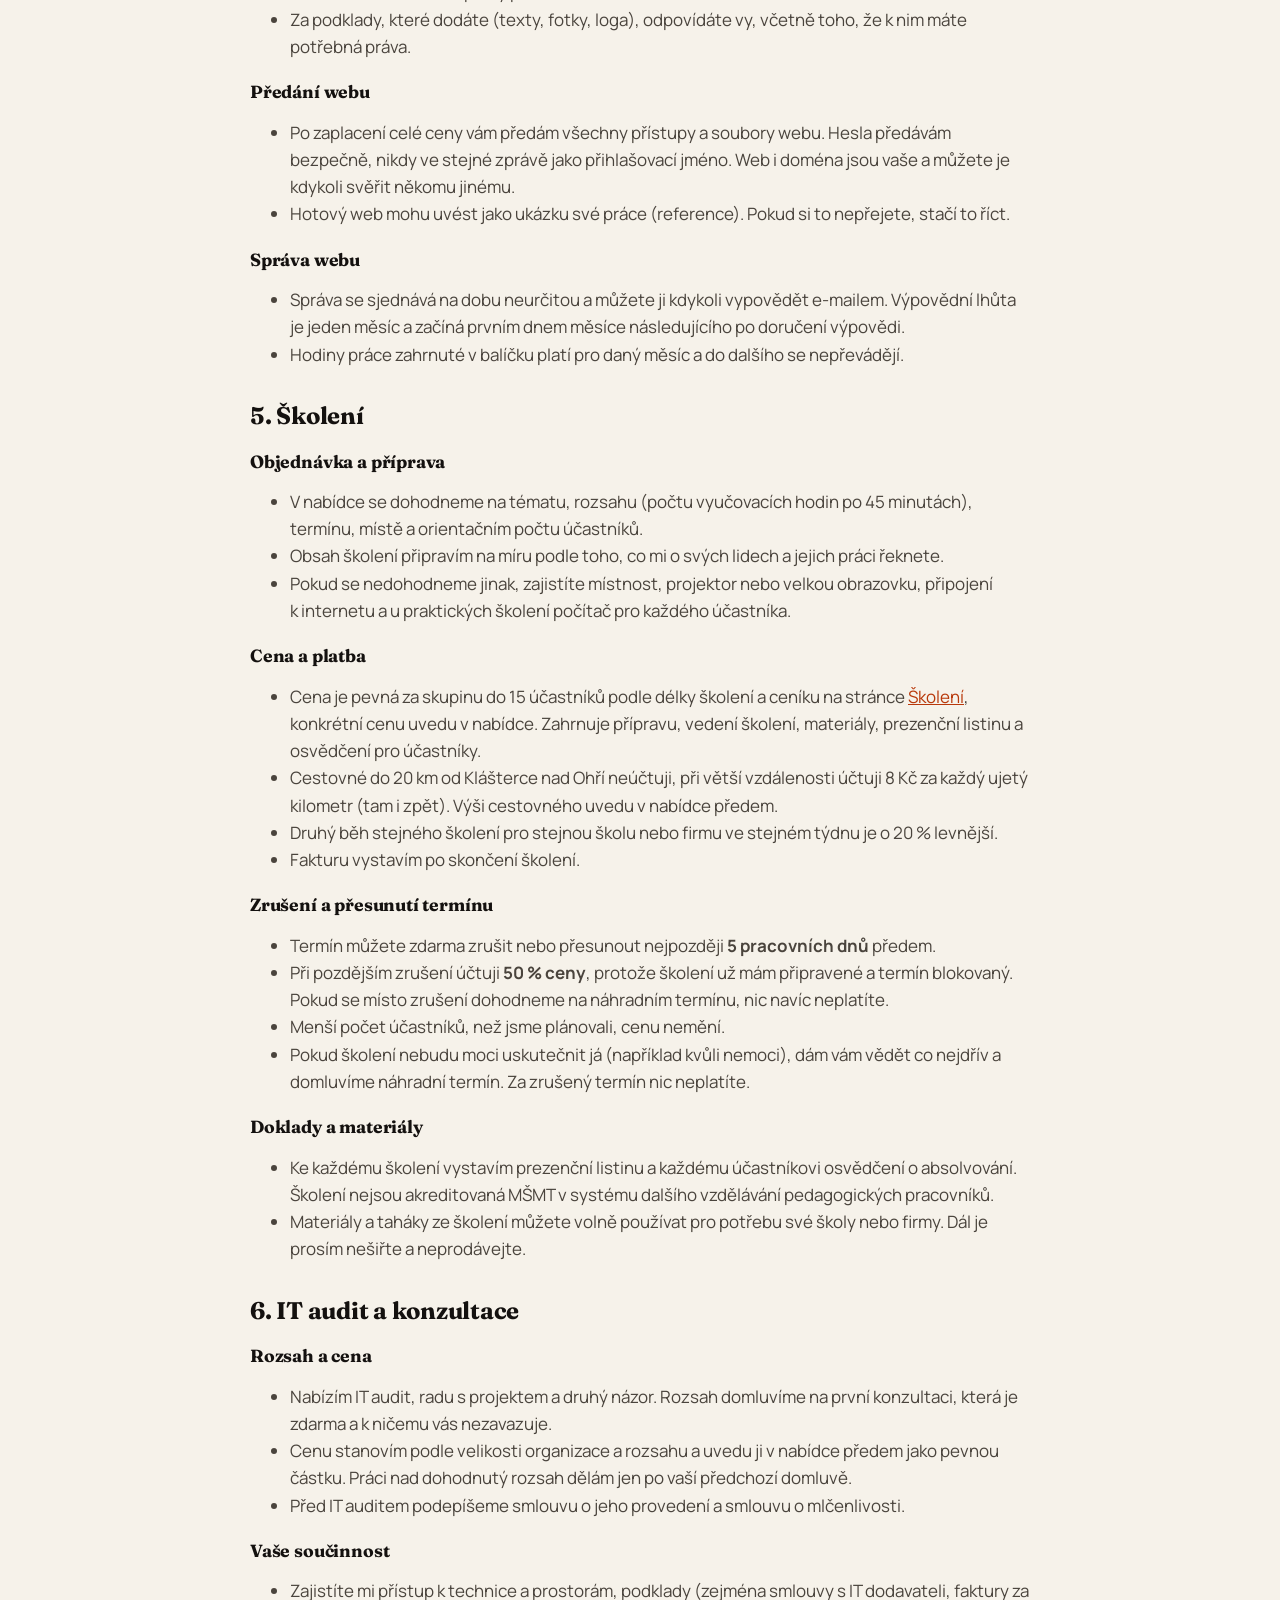
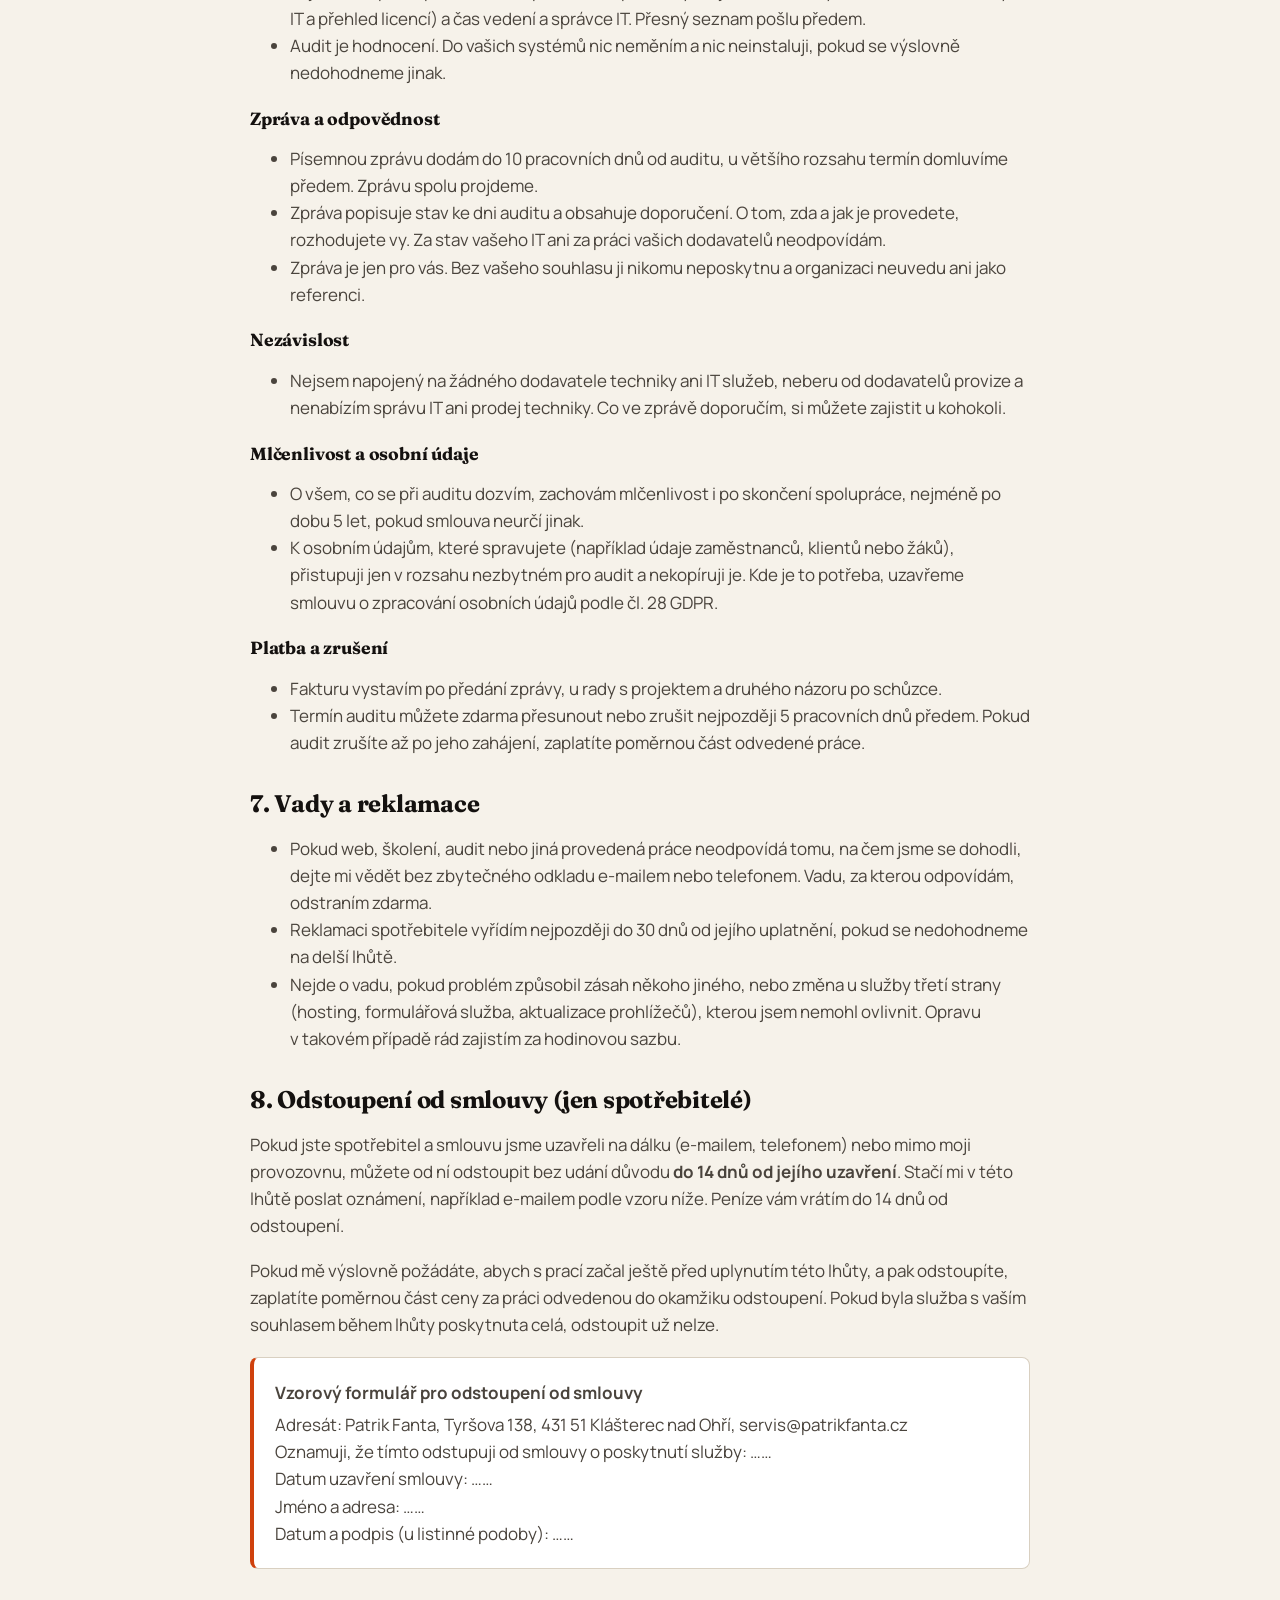
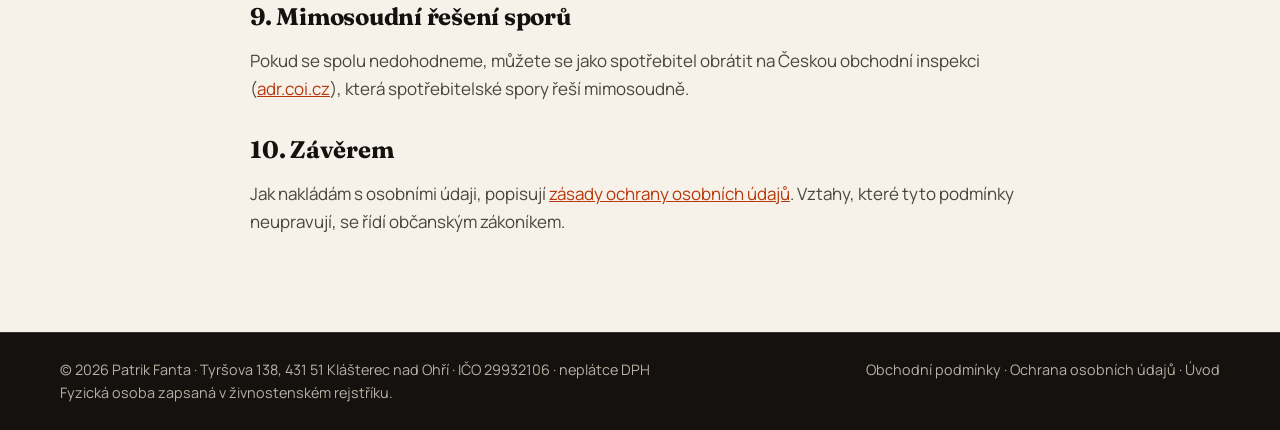
<file: obchodni-podminky.html>
<!doctype html>
<html lang="cs">
<head>
  <meta charset="utf-8">
  <meta name="viewport" content="width=device-width, initial-scale=1">
  <title>Obchodní podmínky — Patrik Fanta</title>
  <meta name="description" content="Obchodní podmínky pro weby a školení — Patrik Fanta, Klášterec nad Ohří.">
  <link rel="canonical" href="https://patrikfanta.cz/obchodni-podminky.html">
  <meta name="theme-color" content="#14110f">
  <link rel="icon" href="favicon.png" type="image/png">
  <link rel="apple-touch-icon" href="apple-touch-icon.png">
  <link rel="preload" href="fonts/manrope-latin.woff2" as="font" type="font/woff2" crossorigin>
  <link rel="stylesheet" href="css/fonts.css?v=21">
  <link rel="stylesheet" href="css/style.css?v=24">
</head>
<body>
<div class="progress" aria-hidden="true"></div>

<header class="nav">
  <div class="wrap nav__inner">
    <a class="logo" href="./"><span class="logo__mark" aria-hidden="true"><img src="img/fenix.png" alt="" width="34" height="34"><span>P.F.</span></span> Patrik Fanta</a>
    <button class="nav__toggle" aria-label="Menu" aria-expanded="false"><span></span><span></span></button>
    <nav class="nav__links">
      <a href="weby.html">Weby</a>
      <a href="skoleni.html">Školení</a>
      <a href="./#o-mne">O mně</a>
      <a href="./#kontakt" class="btn btn--small">Nezávazná poptávka</a>
    </nav>
  </div>
</header>

<main class="legal">
  <div class="wrap wrap--narrow">
    <p class="eyebrow">Podmínky</p>
    <h1>Obchodní podmínky</h1>
    <p class="updated">Platné od 6. 10. 2026, aktualizováno 29. 10. 2026</p>

    <p>Tyto podmínky popisují, jak probíhá spolupráce na webu, školení i IT auditu — od nabídky přes platby až po reklamace. Pokud se v&nbsp;nabídce nebo smlouvě dohodneme jinak, platí to, na čem jsme se dohodli.</p>

    <p class="toc"><a href="#obecne">Obecná ustanovení</a> · <a href="#weby">Weby</a> · <a href="#skoleni">Školení</a> · <a href="#audit">IT audit</a> · <a href="#reklamace">Reklamace a odstoupení</a></p>

    <h2 id="obecne">1. Kdo služby poskytuje</h2>
    <p><strong>Patrik Fanta</strong>, fyzická osoba zapsaná v&nbsp;živnostenském rejstříku, IČO 29932106, se sídlem Tyršova 138, 431 51 Klášterec nad Ohří. Nejsem plátce DPH.<br>
    Kontakt: <a href="mailto:servis@patrikfanta.cz">servis@patrikfanta.cz</a>, <a href="tel:+420608041998">608 041 998</a>.</p>
    <p>Klientem může být <strong>podnikatel</strong> nebo jiná organizace (například škola), která služby objednává pro svou činnost, nebo <strong>spotřebitel</strong>, tedy člověk, který je objednává mimo své podnikání. Práva, která spotřebiteli dává zákon, tyto podmínky nemohou omezit.</p>

    <h2>2. Nabídka a objednávka</h2>
    <ul>
      <li>Ceny uvedené na webu jsou orientační. Po nezávazné konzultaci pošlu písemnou nabídku (stačí e-mailem) s&nbsp;rozsahem, cenou a termínem.</li>
      <li>Smlouva vzniká, když nabídku písemně potvrdíte, například odpovědí na e-mail.</li>
      <li>Uvedené ceny jsou konečné, DPH se k&nbsp;nim nepřičítá.</li>
    </ul>

    <h2>3. Platby</h2>
    <ul>
      <li>Faktury jsou splatné do 14 dnů od vystavení.</li>
      <li>Jak a kdy se platí u jednotlivých služeb, popisují části Weby, Školení a IT audit níže.</li>
    </ul>

    <h2 id="weby">4. Weby</h2>
    <h3>Platby</h3>
    <ul>
      <li><strong>Tvorba webu:</strong> 50&nbsp;% ceny zálohou po potvrzení objednávky, zbylých 50&nbsp;% při spuštění webu. Na webu začnu pracovat, jakmile záloha přijde na účet.</li>
      <li><strong>Zrušení objednávky:</strong> pokud objednávku zrušíte poté, co jsem na webu začal pracovat, záloha se nevrací. Spotřebitele se to netýká v&nbsp;14denní lhůtě pro odstoupení, viz <a href="#odstoupeni">část 8</a>.</li>
      <li><strong>Správa webu:</strong> měsíční paušál podle zvoleného balíčku.</li>
      <li><strong>Práce nad rámec</strong> objednaného rozsahu nebo balíčku: 1&nbsp;000 Kč za hodinu, vždy až po vaší předchozí domluvě.</li>
      <li><strong>Doména, hosting a další služby třetích stran</strong> (např. placené fotky nebo pluginy) hradíte v&nbsp;jejich skutečné ceně. Doménu zakládám na vaše jméno.</li>
      <li><strong>Hosting:</strong> pokud chcete vlastní hosting, založím ho na vaše jméno. Jinak soubory webu zůstanou bezplatně u mě a kdykoli na vyžádání vám je předám tam, kam budete chtít.</li>
    </ul>
    <h3>Průběh a vaše součinnost</h3>
    <ul>
      <li>Pro práci potřebuji podklady: texty, fotky, logo a případně přístupy ke stávajícímu webu, doméně nebo hostingu. Termín dodání běží od chvíle, kdy podklady mám.</li>
      <li>Rozpracovaný web vám ukážu na testovací adrese. Počet kol připomínek je uvedený u balíčku nebo v&nbsp;nabídce, další úpravy počítám hodinovou sazbou.</li>
      <li>Za podklady, které dodáte (texty, fotky, loga), odpovídáte vy, včetně toho, že k&nbsp;nim máte potřebná práva.</li>
    </ul>
    <h3>Předání webu</h3>
    <ul>
      <li>Po zaplacení celé ceny vám předám všechny přístupy a soubory webu. Hesla předávám bezpečně, nikdy ve stejné zprávě jako přihlašovací jméno. Web i doména jsou vaše a můžete je kdykoli svěřit někomu jinému.</li>
      <li>Hotový web mohu uvést jako ukázku své práce (reference). Pokud si to nepřejete, stačí to říct.</li>
    </ul>
    <h3>Správa webu</h3>
    <ul>
      <li>Správa se sjednává na dobu neurčitou a můžete ji kdykoli vypovědět e-mailem. Výpovědní lhůta je jeden měsíc a začíná prvním dnem měsíce následujícího po doručení výpovědi.</li>
      <li>Hodiny práce zahrnuté v&nbsp;balíčku platí pro daný měsíc a do dalšího se nepřevádějí.</li>
    </ul>

    <h2 id="skoleni">5. Školení</h2>
    <h3>Objednávka a příprava</h3>
    <ul>
      <li>V&nbsp;nabídce se dohodneme na tématu, rozsahu (počtu vyučovacích hodin po 45 minutách), termínu, místě a orientačním počtu účastníků.</li>
      <li>Obsah školení připravím na míru podle toho, co mi o svých lidech a jejich práci řeknete.</li>
      <li>Pokud se nedohodneme jinak, zajistíte místnost, projektor nebo velkou obrazovku, připojení k&nbsp;internetu a u praktických školení počítač pro každého účastníka.</li>
    </ul>
    <h3>Cena a platba</h3>
    <ul>
      <li>Cena je pevná za skupinu do 15 účastníků podle délky školení a ceníku na stránce <a href="skoleni.html#cenik">Školení</a>, konkrétní cenu uvedu v&nbsp;nabídce. Zahrnuje přípravu, vedení školení, materiály, prezenční listinu a osvědčení pro účastníky.</li>
      <li>Cestovné do 20&nbsp;km od Klášterce nad Ohří neúčtuji, při větší vzdálenosti účtuji 8&nbsp;Kč za každý ujetý kilometr (tam i zpět). Výši cestovného uvedu v&nbsp;nabídce předem.</li>
      <li>Druhý běh stejného školení pro stejnou školu nebo firmu ve stejném týdnu je o 20&nbsp;% levnější.</li>
      <li>Fakturu vystavím po skončení školení.</li>
    </ul>
    <h3>Zrušení a přesunutí termínu</h3>
    <ul>
      <li>Termín můžete zdarma zrušit nebo přesunout nejpozději <strong>5 pracovních dnů</strong> předem.</li>
      <li>Při pozdějším zrušení účtuji <strong>50&nbsp;% ceny</strong>, protože školení už mám připravené a termín blokovaný. Pokud se místo zrušení dohodneme na náhradním termínu, nic navíc neplatíte.</li>
      <li>Menší počet účastníků, než jsme plánovali, cenu nemění.</li>
      <li>Pokud školení nebudu moci uskutečnit já (například kvůli nemoci), dám vám vědět co nejdřív a domluvíme náhradní termín. Za zrušený termín nic neplatíte.</li>
    </ul>
    <h3>Doklady a materiály</h3>
    <ul>
      <li>Ke každému školení vystavím prezenční listinu a každému účastníkovi osvědčení o absolvování. Školení nejsou akreditovaná MŠMT v&nbsp;systému dalšího vzdělávání pedagogických pracovníků.</li>
      <li>Materiály a taháky ze školení můžete volně používat pro potřebu své školy nebo firmy. Dál je prosím nešiřte a neprodávejte.</li>
    </ul>

    <h2 id="audit">6. IT audit a konzultace</h2>
    <h3>Rozsah a cena</h3>
    <ul>
      <li>Nabízím IT audit, radu s&nbsp;projektem a druhý názor. Rozsah domluvíme na první konzultaci, která je zdarma a k&nbsp;ničemu vás nezavazuje.</li>
      <li>Cenu stanovím podle velikosti organizace a rozsahu a uvedu ji v&nbsp;nabídce předem jako pevnou částku. Práci nad dohodnutý rozsah dělám jen po vaší předchozí domluvě.</li>
      <li>Před IT auditem podepíšeme smlouvu o jeho provedení a smlouvu o mlčenlivosti.</li>
    </ul>
    <h3>Vaše součinnost</h3>
    <ul>
      <li>Zajistíte mi přístup k&nbsp;technice a prostorám, podklady (zejména smlouvy s&nbsp;IT dodavateli, faktury za IT a přehled licencí) a čas vedení a správce IT. Přesný seznam pošlu předem.</li>
      <li>Audit je hodnocení. Do vašich systémů nic neměním a nic neinstaluji, pokud se výslovně nedohodneme jinak.</li>
    </ul>
    <h3>Zpráva a odpovědnost</h3>
    <ul>
      <li>Písemnou zprávu dodám do 10 pracovních dnů od auditu, u většího rozsahu termín domluvíme předem. Zprávu spolu projdeme.</li>
      <li>Zpráva popisuje stav ke dni auditu a obsahuje doporučení. O tom, zda a jak je provedete, rozhodujete vy. Za stav vašeho IT ani za práci vašich dodavatelů neodpovídám.</li>
      <li>Zpráva je jen pro vás. Bez vašeho souhlasu ji nikomu neposkytnu a organizaci neuvedu ani jako referenci.</li>
    </ul>
    <h3>Nezávislost</h3>
    <ul>
      <li>Nejsem napojený na žádného dodavatele techniky ani IT služeb, neberu od dodavatelů provize a nenabízím správu IT ani prodej techniky. Co ve zprávě doporučím, si můžete zajistit u kohokoli.</li>
    </ul>
    <h3>Mlčenlivost a osobní údaje</h3>
    <ul>
      <li>O všem, co se při auditu dozvím, zachovám mlčenlivost i po skončení spolupráce, nejméně po dobu 5 let, pokud smlouva neurčí jinak.</li>
      <li>K&nbsp;osobním údajům, které spravujete (například údaje zaměstnanců, klientů nebo žáků), přistupuji jen v&nbsp;rozsahu nezbytném pro audit a nekopíruji je. Kde je to potřeba, uzavřeme smlouvu o zpracování osobních údajů podle čl.&nbsp;28 GDPR.</li>
    </ul>
    <h3>Platba a zrušení</h3>
    <ul>
      <li>Fakturu vystavím po předání zprávy, u rady s&nbsp;projektem a druhého názoru po schůzce.</li>
      <li>Termín auditu můžete zdarma přesunout nebo zrušit nejpozději 5 pracovních dnů předem. Pokud audit zrušíte až po jeho zahájení, zaplatíte poměrnou část odvedené práce.</li>
    </ul>

    <h2 id="reklamace">7. Vady a reklamace</h2>
    <ul>
      <li>Pokud web, školení, audit nebo jiná provedená práce neodpovídá tomu, na čem jsme se dohodli, dejte mi vědět bez zbytečného odkladu e-mailem nebo telefonem. Vadu, za kterou odpovídám, odstraním zdarma.</li>
      <li>Reklamaci spotřebitele vyřídím nejpozději do 30 dnů od jejího uplatnění, pokud se nedohodneme na delší lhůtě.</li>
      <li>Nejde o vadu, pokud problém způsobil zásah někoho jiného, nebo změna u služby třetí strany (hosting, formulářová služba, aktualizace prohlížečů), kterou jsem nemohl ovlivnit. Opravu v&nbsp;takovém případě rád zajistím za hodinovou sazbu.</li>
    </ul>

    <h2 id="odstoupeni">8. Odstoupení od smlouvy (jen spotřebitelé)</h2>
    <p>Pokud jste spotřebitel a smlouvu jsme uzavřeli na dálku (e-mailem, telefonem) nebo mimo moji provozovnu, můžete od ní odstoupit bez udání důvodu <strong>do 14 dnů od jejího uzavření</strong>. Stačí mi v&nbsp;této lhůtě poslat oznámení, například e-mailem podle vzoru níže. Peníze vám vrátím do 14 dnů od odstoupení.</p>
    <p>Pokud mě výslovně požádáte, abych s&nbsp;prací začal ještě před uplynutím této lhůty, a pak odstoupíte, zaplatíte poměrnou část ceny za práci odvedenou do okamžiku odstoupení. Pokud byla služba s&nbsp;vaším souhlasem během lhůty poskytnuta celá, odstoupit už nelze.</p>
    <div class="legal-box">
      <p><strong>Vzorový formulář pro odstoupení od smlouvy</strong></p>
      <p>Adresát: Patrik Fanta, Tyršova 138, 431 51 Klášterec nad Ohří, servis@patrikfanta.cz<br>
      Oznamuji, že tímto odstupuji od smlouvy o poskytnutí služby: ……<br>
      Datum uzavření smlouvy: ……<br>
      Jméno a adresa: ……<br>
      Datum a podpis (u listinné podoby): ……</p>
    </div>

    <h2>9. Mimosoudní řešení sporů</h2>
    <p>Pokud se spolu nedohodneme, můžete se jako spotřebitel obrátit na Českou obchodní inspekci (<a href="https://adr.coi.cz" target="_blank" rel="noopener">adr.coi.cz</a>), která spotřebitelské spory řeší mimosoudně.</p>

    <h2>10. Závěrem</h2>
    <p>Jak nakládám s&nbsp;osobními údaji, popisují <a href="ochrana-osobnich-udaju.html">zásady ochrany osobních údajů</a>. Vztahy, které tyto podmínky neupravují, se řídí občanským zákoníkem.</p>
  </div>
</main>

<footer class="footer">
  <div class="wrap footer__inner">
    <span>© <span id="rok">2026</span> Patrik Fanta · Tyršova 138, 431 51 Klášterec nad Ohří · IČO 29932106 · neplátce DPH<br>Fyzická osoba zapsaná v živnostenském rejstříku.</span>
    <span class="footer__links"><a href="obchodni-podminky.html">Obchodní podmínky</a> · <a href="ochrana-osobnich-udaju.html">Ochrana osobních údajů</a> · <a href="./">Úvod</a></span>
  </div>
</footer>

<!-- Anonymní měření návštěvnosti bez cookies (GoatCounter), skript hostovaný lokálně -->
<script data-goatcounter="https://patrikfanta.stat.patrikfanta.cz/count" async src="js/count.js"></script>
<script src="js/main.js?v=24"></script>
</body>
</html>
</file>
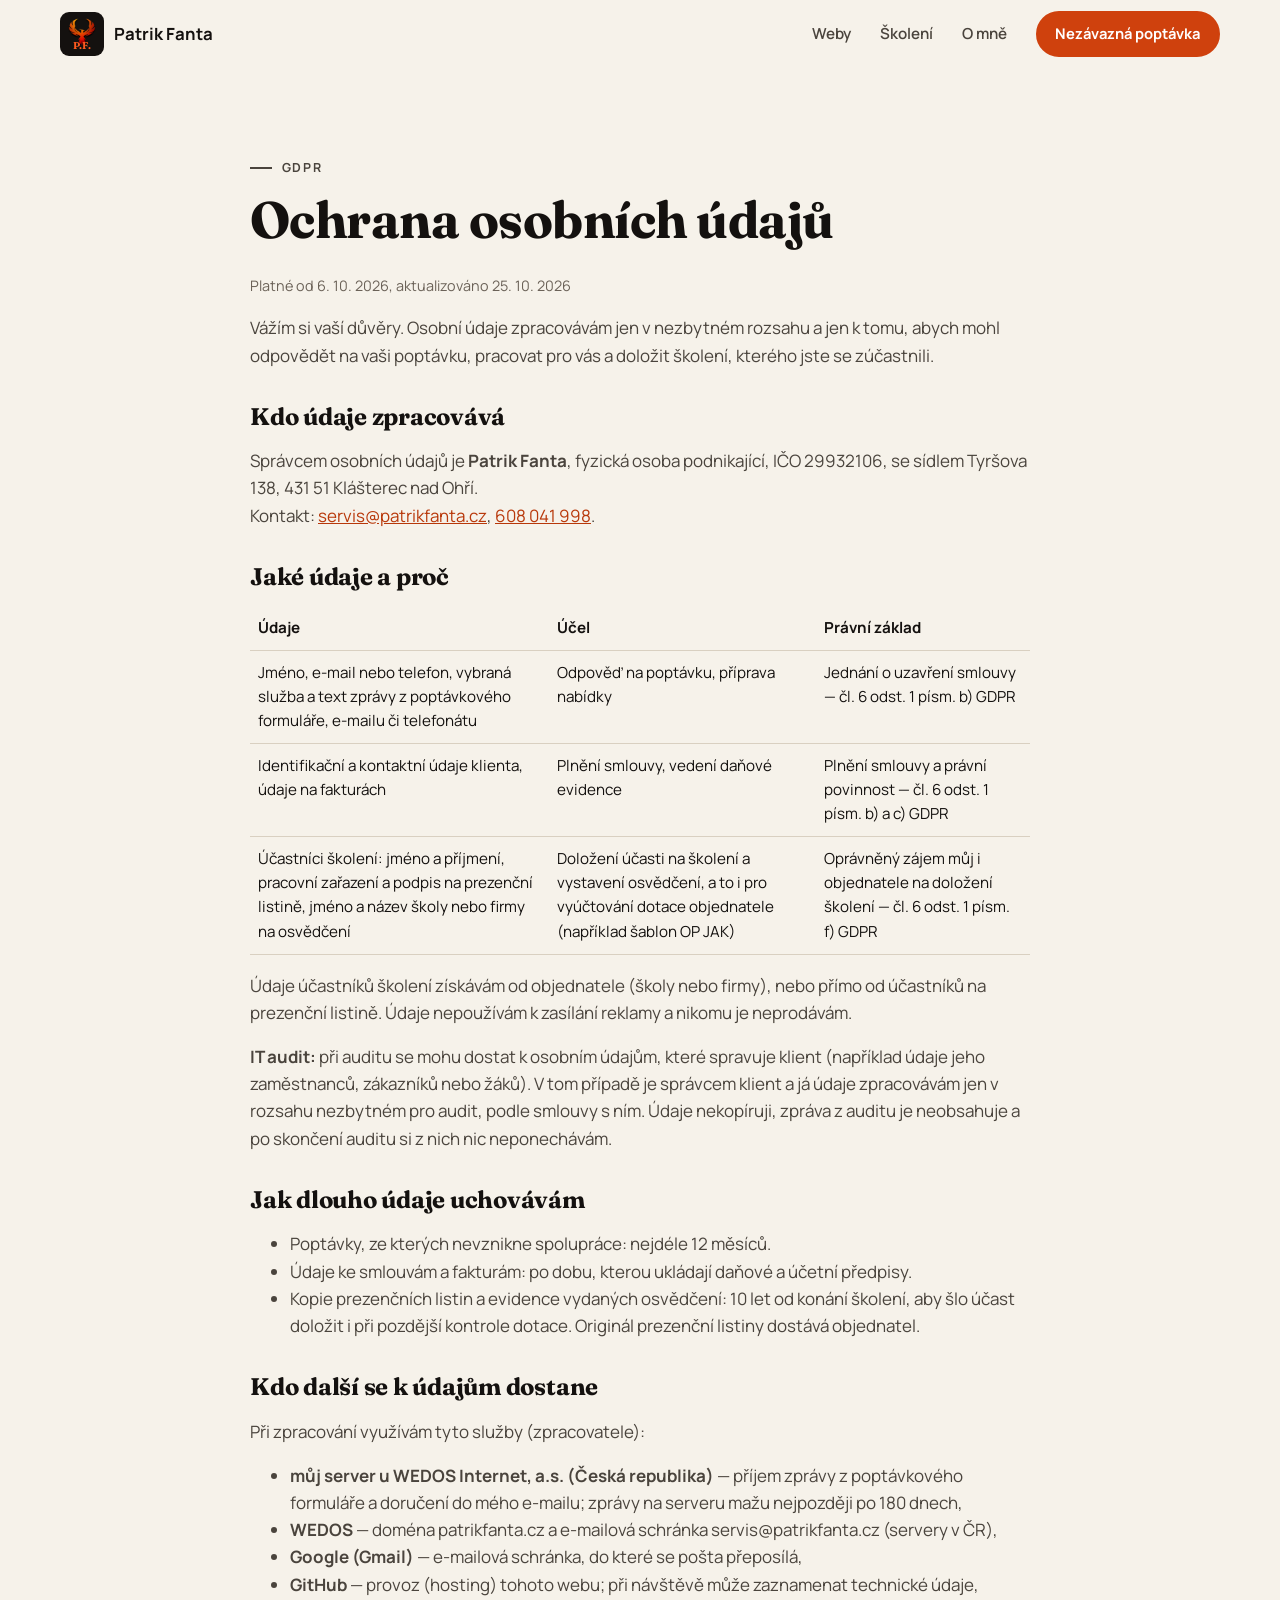
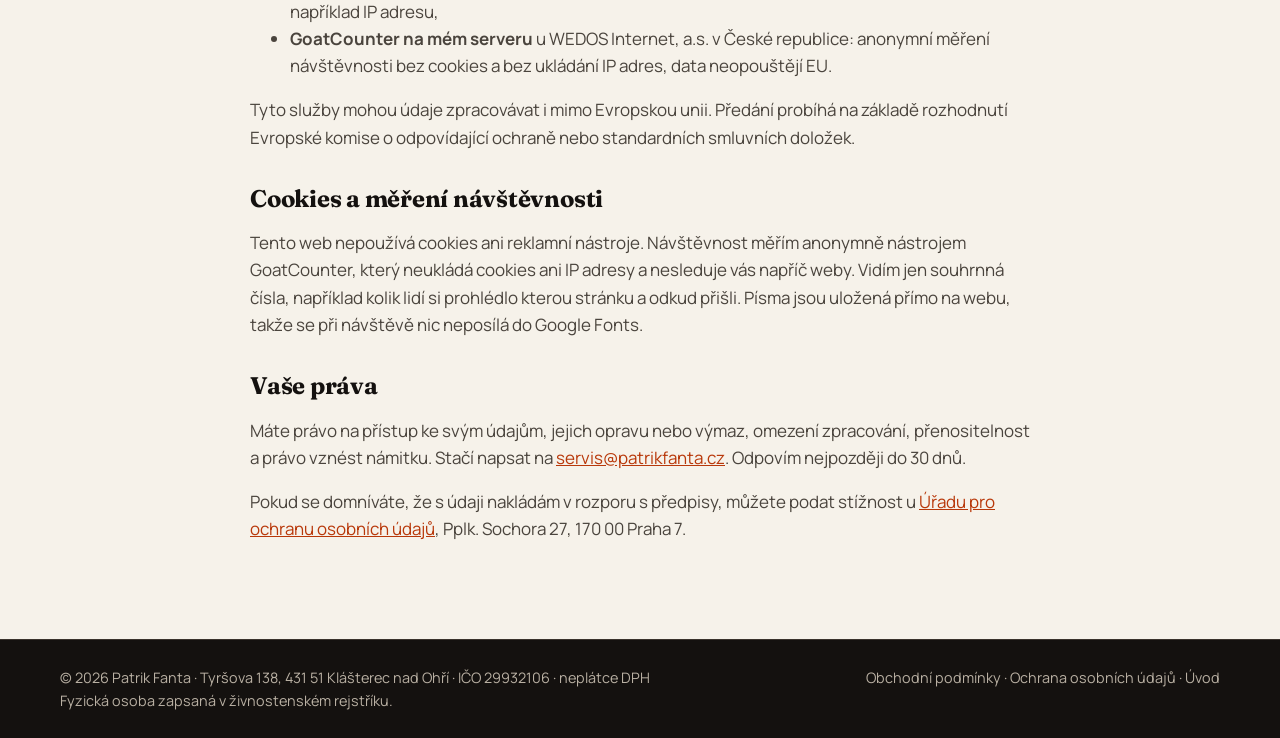
<file: ochrana-osobnich-udaju.html>
<!doctype html>
<html lang="cs">
<head>
  <meta charset="utf-8">
  <meta name="viewport" content="width=device-width, initial-scale=1">
  <title>Ochrana osobních údajů — Patrik Fanta</title>
  <meta name="description" content="Jak Patrik Fanta zpracovává osobní údaje z poptávkového formuláře, e-mailu a telefonu.">
  <link rel="canonical" href="https://patrikfanta.cz/ochrana-osobnich-udaju.html">
  <meta name="theme-color" content="#14110f">
  <link rel="icon" href="favicon.png" type="image/png">
  <link rel="apple-touch-icon" href="apple-touch-icon.png">
  <link rel="preload" href="fonts/manrope-latin.woff2" as="font" type="font/woff2" crossorigin>
  <link rel="stylesheet" href="css/fonts.css?v=21">
  <link rel="stylesheet" href="css/style.css?v=24">
</head>
<body>
<div class="progress" aria-hidden="true"></div>

<header class="nav">
  <div class="wrap nav__inner">
    <a class="logo" href="./"><span class="logo__mark" aria-hidden="true"><img src="img/fenix.png" alt="" width="34" height="34"><span>P.F.</span></span> Patrik Fanta</a>
    <button class="nav__toggle" aria-label="Menu" aria-expanded="false"><span></span><span></span></button>
    <nav class="nav__links">
      <a href="weby.html">Weby</a>
      <a href="skoleni.html">Školení</a>
      <a href="./#o-mne">O mně</a>
      <a href="./#kontakt" class="btn btn--small">Nezávazná poptávka</a>
    </nav>
  </div>
</header>

<main class="legal">
  <div class="wrap wrap--narrow">
    <p class="eyebrow">GDPR</p>
    <h1>Ochrana osobních údajů</h1>
    <p class="updated">Platné od 6. 10. 2026, aktualizováno 25. 10. 2026</p>

    <p>Vážím si vaší důvěry. Osobní údaje zpracovávám jen v nezbytném rozsahu a jen k tomu, abych mohl odpovědět na vaši poptávku, pracovat pro vás a doložit školení, kterého jste se zúčastnili.</p>

    <h2>Kdo údaje zpracovává</h2>
    <p>Správcem osobních údajů je <strong>Patrik Fanta</strong>, fyzická osoba podnikající, IČO 29932106, se sídlem Tyršova 138, 431 51 Klášterec nad Ohří.<br>
    Kontakt: <a href="mailto:servis@patrikfanta.cz">servis@patrikfanta.cz</a>, <a href="tel:+420608041998">608 041 998</a>.</p>

    <h2>Jaké údaje a proč</h2>
    <table>
      <thead><tr><th>Údaje</th><th>Účel</th><th>Právní základ</th></tr></thead>
      <tbody>
        <tr><td>Jméno, e-mail nebo telefon, vybraná služba a text zprávy z poptávkového formuláře, e-mailu či telefonátu</td><td>Odpověď na poptávku, příprava nabídky</td><td>Jednání o uzavření smlouvy — čl. 6 odst. 1 písm. b) GDPR</td></tr>
        <tr><td>Identifikační a kontaktní údaje klienta, údaje na fakturách</td><td>Plnění smlouvy, vedení daňové evidence</td><td>Plnění smlouvy a právní povinnost — čl. 6 odst. 1 písm. b) a c) GDPR</td></tr>
        <tr><td>Účastníci školení: jméno a příjmení, pracovní zařazení a podpis na prezenční listině, jméno a název školy nebo firmy na osvědčení</td><td>Doložení účasti na školení a vystavení osvědčení, a to i pro vyúčtování dotace objednatele (například šablon OP JAK)</td><td>Oprávněný zájem můj i objednatele na doložení školení — čl. 6 odst. 1 písm. f) GDPR</td></tr>
      </tbody>
    </table>
    <p>Údaje účastníků školení získávám od objednatele (školy nebo firmy), nebo přímo od účastníků na prezenční listině. Údaje nepoužívám k zasílání reklamy a nikomu je neprodávám.</p>
    <p><strong>IT audit:</strong> při auditu se mohu dostat k osobním údajům, které spravuje klient (například údaje jeho zaměstnanců, zákazníků nebo žáků). V tom případě je správcem klient a já údaje zpracovávám jen v rozsahu nezbytném pro audit, podle smlouvy s ním. Údaje nekopíruji, zpráva z auditu je neobsahuje a po skončení auditu si z nich nic neponechávám.</p>

    <h2>Jak dlouho údaje uchovávám</h2>
    <ul>
      <li>Poptávky, ze kterých nevznikne spolupráce: nejdéle 12 měsíců.</li>
      <li>Údaje ke smlouvám a fakturám: po dobu, kterou ukládají daňové a účetní předpisy.</li>
      <li>Kopie prezenčních listin a evidence vydaných osvědčení: 10 let od konání školení, aby šlo účast doložit i při pozdější kontrole dotace. Originál prezenční listiny dostává objednatel.</li>
    </ul>

    <h2>Kdo další se k údajům dostane</h2>
    <p>Při zpracování využívám tyto služby (zpracovatele):</p>
    <ul>
      <li><strong>můj server u WEDOS Internet, a.s. (Česká republika)</strong> — příjem zprávy z poptávkového formuláře a doručení do mého e-mailu; zprávy na serveru mažu nejpozději po 180 dnech,</li>
      <li><strong>WEDOS</strong> — doména patrikfanta.cz a e-mailová schránka servis@patrikfanta.cz (servery v ČR),</li>
      <li><strong>Google (Gmail)</strong> — e-mailová schránka, do které se pošta přeposílá,</li>
      <li><strong>GitHub</strong> — provoz (hosting) tohoto webu; při návštěvě může zaznamenat technické údaje, například IP adresu,</li>
      <li><strong>GoatCounter na mém serveru</strong> u WEDOS Internet, a.s. v České republice: anonymní měření návštěvnosti bez cookies a bez ukládání IP adres, data neopouštějí EU.</li>
    </ul>
    <p>Tyto služby mohou údaje zpracovávat i mimo Evropskou unii. Předání probíhá na základě rozhodnutí Evropské komise o odpovídající ochraně nebo standardních smluvních doložek.</p>

    <h2>Cookies a měření návštěvnosti</h2>
    <p>Tento web nepoužívá cookies ani reklamní nástroje. Návštěvnost měřím anonymně nástrojem GoatCounter, který neukládá cookies ani IP adresy a nesleduje vás napříč weby. Vidím jen souhrnná čísla, například kolik lidí si prohlédlo kterou stránku a odkud přišli. Písma jsou uložená přímo na webu, takže se při návštěvě nic neposílá do Google Fonts.</p>

    <h2>Vaše práva</h2>
    <p>Máte právo na přístup ke svým údajům, jejich opravu nebo výmaz, omezení zpracování, přenositelnost a právo vznést námitku. Stačí napsat na <a href="mailto:servis@patrikfanta.cz">servis@patrikfanta.cz</a>. Odpovím nejpozději do 30 dnů.</p>
    <p>Pokud se domníváte, že s údaji nakládám v rozporu s předpisy, můžete podat stížnost u <a href="https://uoou.gov.cz" target="_blank" rel="noopener">Úřadu pro ochranu osobních údajů</a>, Pplk. Sochora 27, 170 00 Praha 7.</p>
  </div>
</main>

<footer class="footer">
  <div class="wrap footer__inner">
    <span>© <span id="rok">2026</span> Patrik Fanta · Tyršova 138, 431 51 Klášterec nad Ohří · IČO 29932106 · neplátce DPH<br>Fyzická osoba zapsaná v živnostenském rejstříku.</span>
    <span class="footer__links"><a href="obchodni-podminky.html">Obchodní podmínky</a> · <a href="ochrana-osobnich-udaju.html">Ochrana osobních údajů</a> · <a href="./">Úvod</a></span>
  </div>
</footer>

<!-- Anonymní měření návštěvnosti bez cookies (GoatCounter), skript hostovaný lokálně -->
<script data-goatcounter="https://patrikfanta.stat.patrikfanta.cz/count" async src="js/count.js"></script>
<script src="js/main.js?v=24"></script>
</body>
</html>
</file>
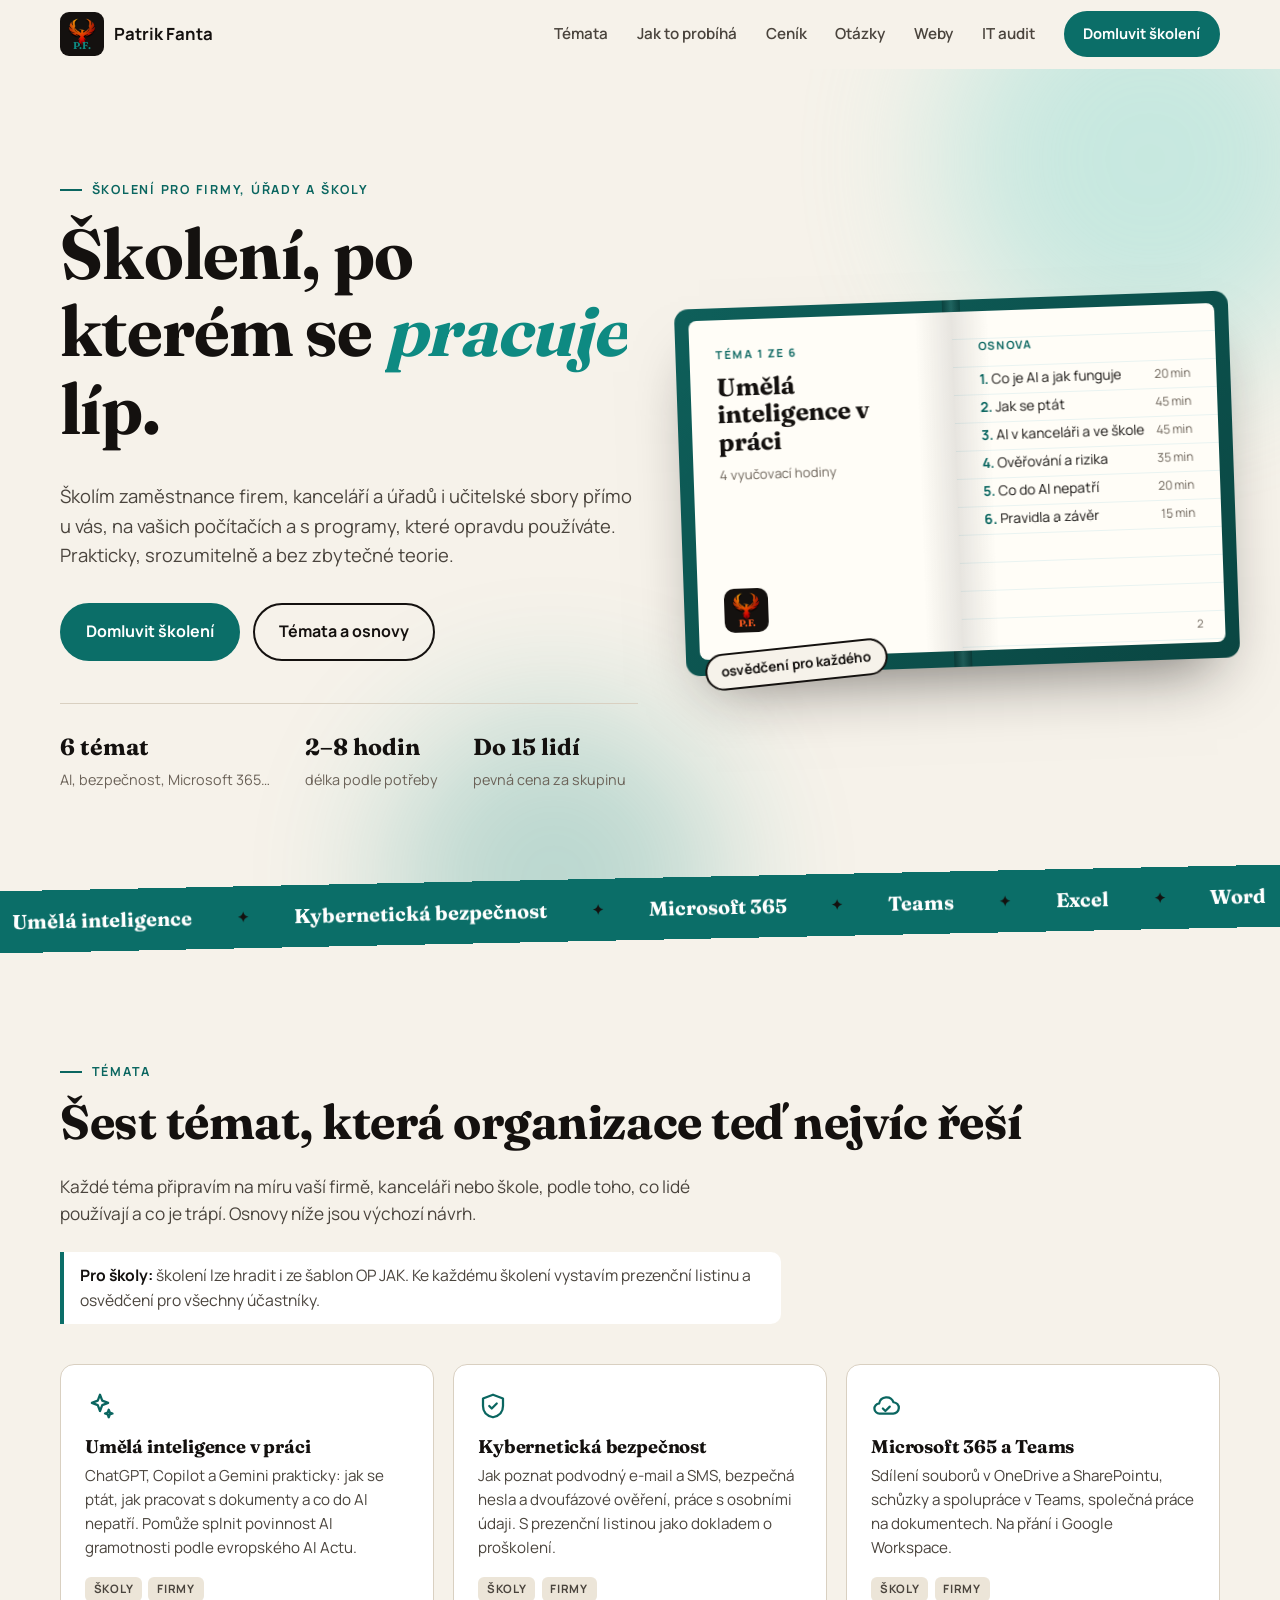
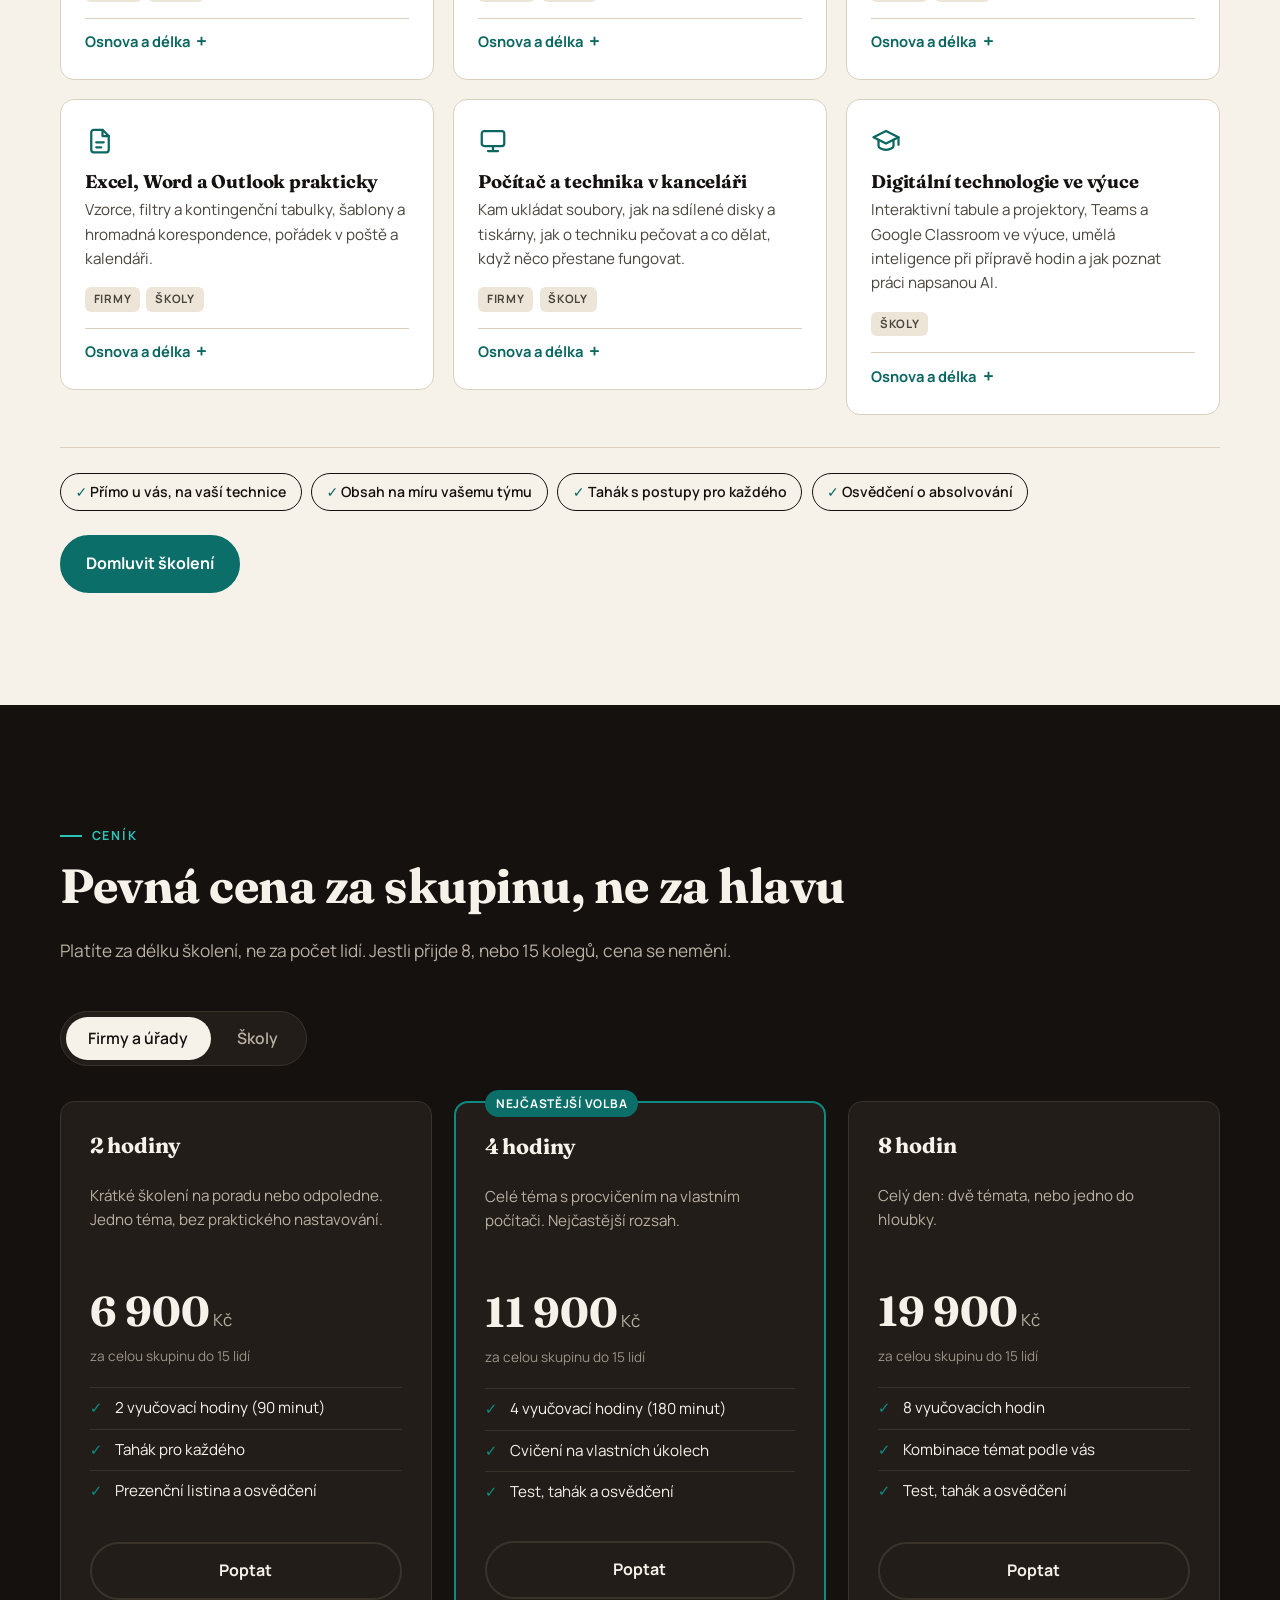
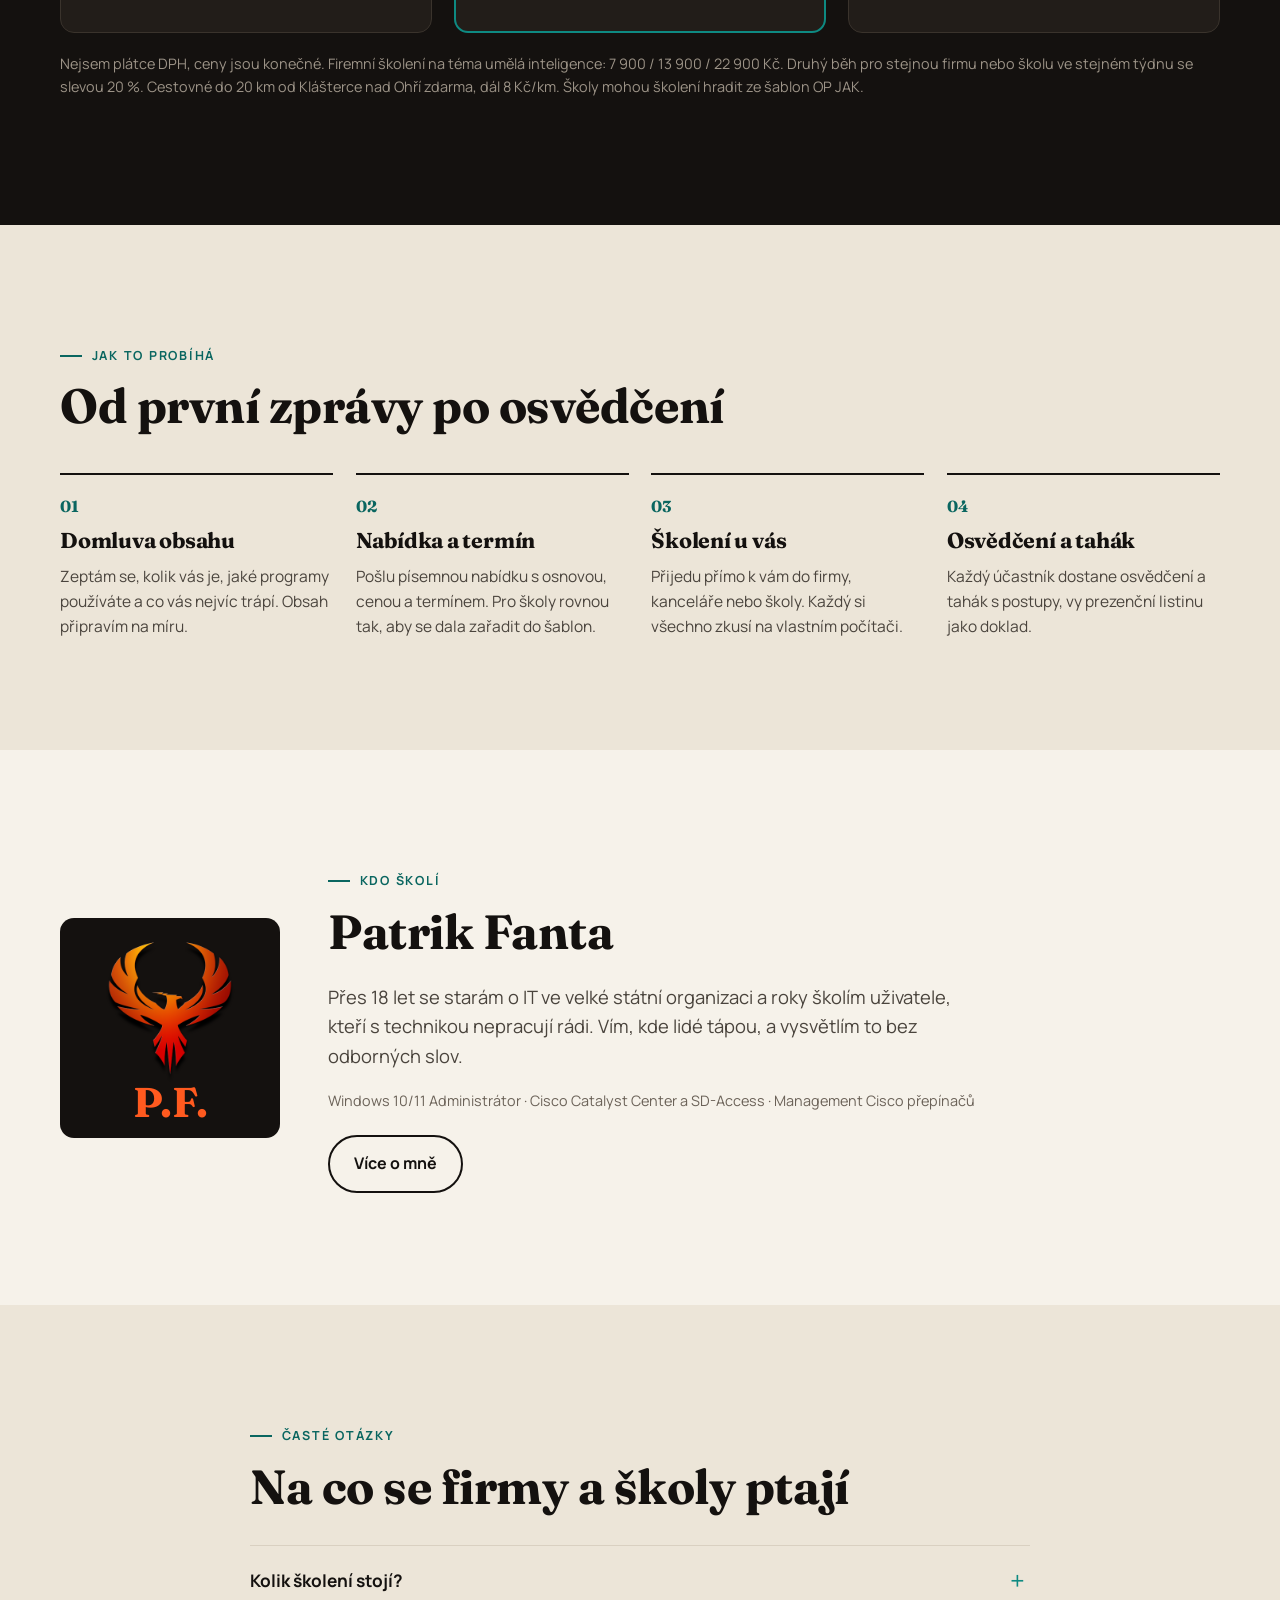
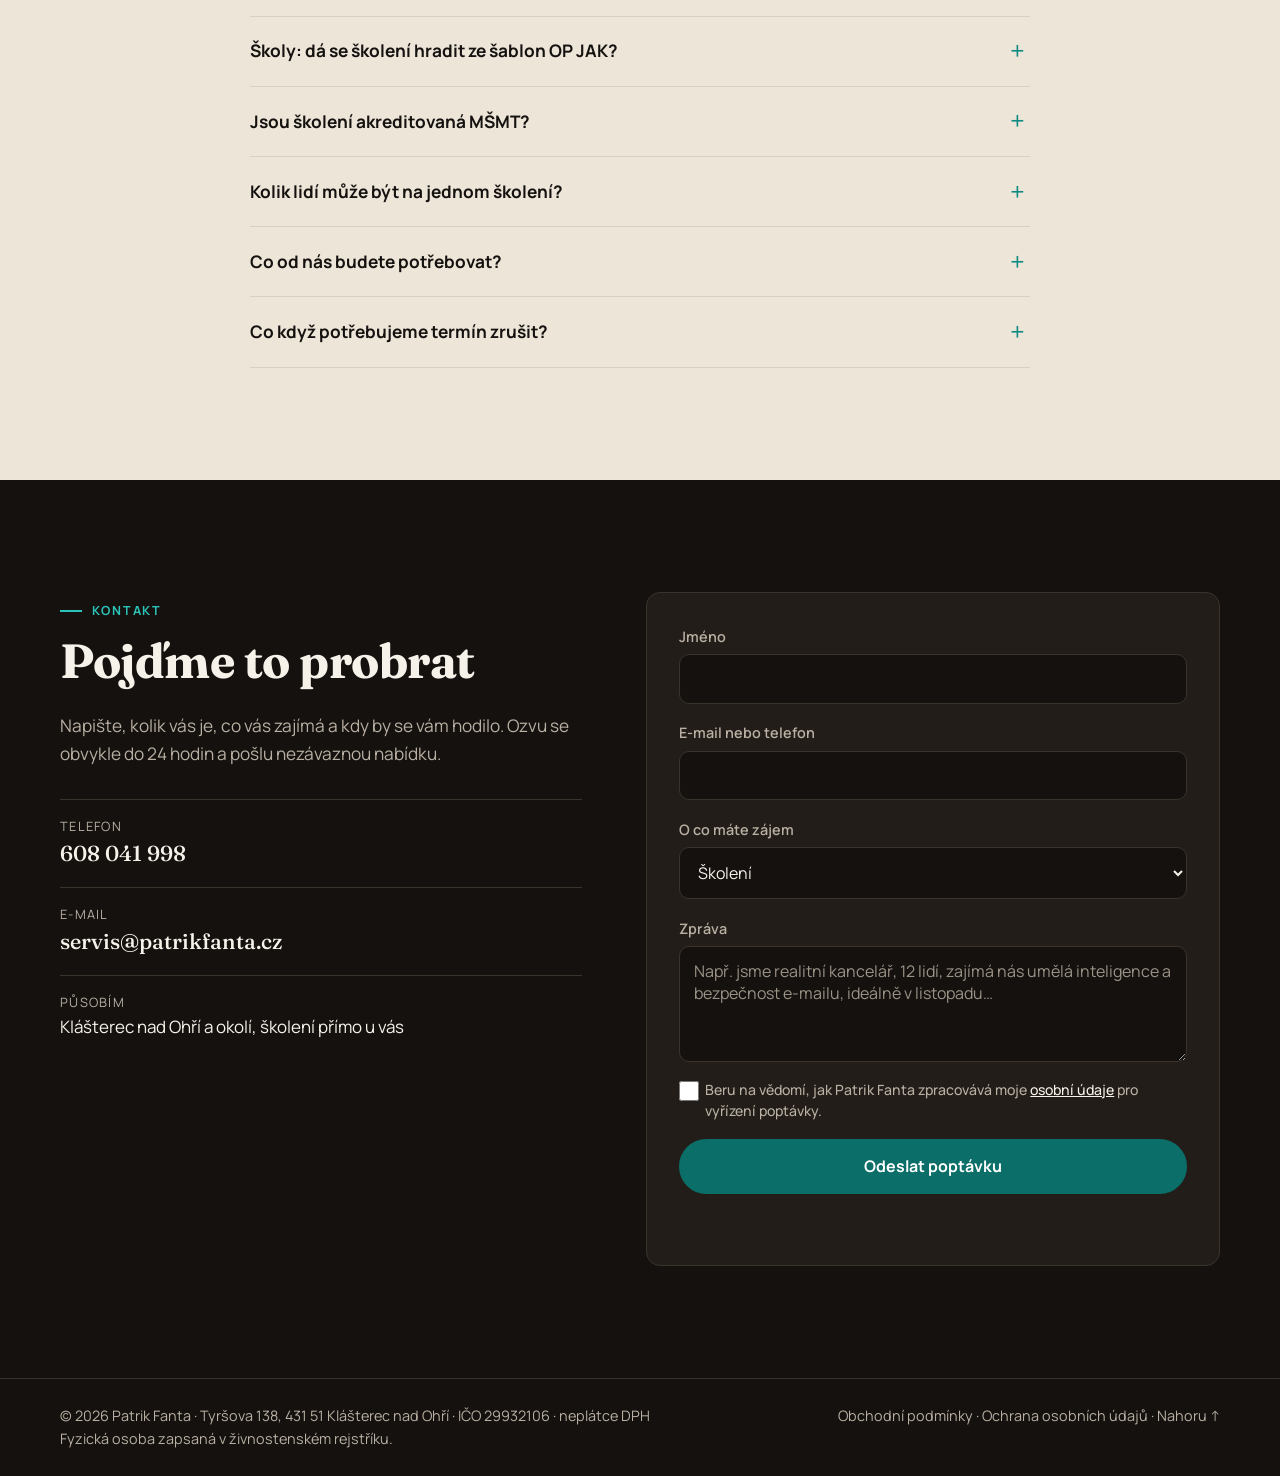
<file: skoleni.html>
<!doctype html>
<html lang="cs">
<head>
  <meta charset="utf-8">
  <meta name="viewport" content="width=device-width, initial-scale=1">
  <title>Školení pro firmy, úřady a školy — Patrik Fanta</title>
  <meta name="description" content="Školení zaměstnanců přímo u vás ve firmě, kanceláři, na úřadě i ve škole: umělá inteligence, kybernetická bezpečnost, Microsoft 365 a Teams, Excel, Word, Outlook.">
  <link rel="canonical" href="https://patrikfanta.cz/skoleni.html">
  <meta name="theme-color" content="#14110f">

  <meta property="og:type" content="website">
  <meta property="og:locale" content="cs_CZ">
  <meta property="og:url" content="https://patrikfanta.cz/skoleni.html">
  <meta property="og:title" content="Školení pro firmy, úřady a školy — Patrik Fanta">
  <meta property="og:description" content="AI, kybernetická bezpečnost, Microsoft 365 a další. Přímo u vás, s osvědčením pro každého účastníka.">
  <meta property="og:image" content="https://patrikfanta.cz/img/og.jpg">
  <meta property="og:image:width" content="1200">
  <meta property="og:image:height" content="630">
  <meta property="og:image:alt" content="Patrik Fanta — tvorba a správa webů">
  <meta name="twitter:card" content="summary_large_image">

  <link rel="icon" href="favicon.png" type="image/png">
  <link rel="apple-touch-icon" href="apple-touch-icon.png">

  <link rel="preload" href="fonts/manrope-latin.woff2" as="font" type="font/woff2" crossorigin>
  <link rel="preload" href="fonts/fraunces-latin.woff2" as="font" type="font/woff2" crossorigin>
  <link rel="stylesheet" href="css/fonts.css?v=21">
  <link rel="stylesheet" href="css/style.css?v=24">

</head>
<body data-page="skoleni" class="theme-skoleni">
<div class="progress" aria-hidden="true"></div>

<header class="nav" id="top">
  <div class="wrap nav__inner">
    <a class="logo" href="./"><span class="logo__mark" aria-hidden="true"><img src="img/fenix.png" alt="" width="34" height="34"><span>P.F.</span></span> Patrik Fanta</a>
    <button class="nav__toggle" aria-label="Menu" aria-expanded="false"><span></span><span></span></button>
    <nav class="nav__links">
      <a href="#temata">Témata</a>
      <a href="#prubeh">Jak to probíhá</a>
      <a href="#cenik">Ceník</a>
      <a href="#faq">Otázky</a>
      <a href="weby.html">Weby</a>
      <a href="audit.html">IT audit</a>
      <a href="#kontakt" class="btn btn--small">Domluvit školení</a>
    </nav>
  </div>
</header>

<main>

  <!-- HERO -->
  <section class="hero">
    <div class="hero__blob hero__blob--1" aria-hidden="true"></div>
    <div class="hero__blob hero__blob--2" aria-hidden="true"></div>
    <div class="wrap hero__grid">
      <div>
        <p class="eyebrow">Školení pro firmy, úřady a školy</p>
        <h1>Školení, po kterém se <em class="rotator" data-style="roll" data-words="pracuje|učí">pracuje</em> líp.</h1>
        <p class="lead">Školím zaměstnance firem, kanceláří a úřadů i učitelské sbory přímo u vás, na vašich počítačích a s programy, které opravdu používáte. Prakticky, srozumitelně a bez zbytečné teorie.</p>
        <div class="hero__cta">
          <a href="#kontakt" class="btn">Domluvit školení</a>
          <a href="#temata" class="btn btn--ghost">Témata a osnovy</a>
        </div>
        <ul class="hero__facts">
          <li><strong><span data-count="6">6</span> témat</strong><span>AI, bezpečnost, Microsoft 365…</span></li>
          <li><strong><span data-count="2">2</span>–<span data-count="8">8</span> hodin</strong><span>délka podle potřeby</span></li>
          <li><strong>Do 15 lidí</strong><span>pevná cena za skupinu</span></li>
        </ul>
      </div>

      <div class="hero__visual book-visual" aria-hidden="true">
        <div class="book">
          <div class="book__cover"></div>
          <div class="book__page book__page--left">
            <p class="book__kicker">Téma 1 ze 6</p>
            <p class="book__title">Umělá inteligence v práci</p>
            <p class="book__meta">4 vyučovací hodiny</p>
            <div class="book__mark"><img src="img/fenix.png" alt=""><span>P.F.</span></div>
            <span class="book__num">1</span>
          </div>
          <div class="book__page book__page--right">
            <p class="book__kicker">Osnova</p>
            <ol class="book__list">
              <li class="is-shown"><span>Co je AI a jak funguje</span><em>20 min</em></li>
              <li class="is-shown"><span>Jak se ptát</span><em>45 min</em></li>
              <li class="is-shown"><span>AI v kanceláři a ve škole</span><em>45 min</em></li>
              <li class="is-shown"><span>Ověřování a rizika</span><em>35 min</em></li>
              <li class="is-shown"><span>Co do AI nepatří</span><em>20 min</em></li>
              <li class="is-shown"><span>Pravidla a závěr</span><em>15 min</em></li>
            </ol>
            <span class="book__num">2</span>
          </div>
          <div class="book__flip"><div class="book__flip-face book__flip-face--front"></div><div class="book__flip-face book__flip-face--back"></div></div>
        </div>
        <div class="badge">osvědčení pro každého</div>
      </div>
    </div>
  </section>

  <div class="ticker" aria-hidden="true">
    <div class="ticker__track"><span>Umělá inteligence</span><span>Kybernetická bezpečnost</span><span>Microsoft 365</span><span>Teams</span><span>Excel</span><span>Word</span><span>Outlook</span><span>Technika v kanceláři</span><span>Digitální výuka</span><span>Šablony OP JAK</span><span>Umělá inteligence</span><span>Kybernetická bezpečnost</span><span>Microsoft 365</span><span>Teams</span><span>Excel</span><span>Word</span><span>Outlook</span><span>Technika v kanceláři</span><span>Digitální výuka</span><span>Šablony OP JAK</span></div>
  </div>

  <!-- ŠKOLENÍ -->
  <section class="section" id="temata">
    <div class="wrap">
      <p class="eyebrow">Témata</p>
      <h2>Šest témat, která organizace teď nejvíc řeší</h2>
      <p class="section__intro">Každé téma připravím na míru vaší firmě, kanceláři nebo škole, podle toho, co lidé používají a co je trápí. Osnovy níže jsou výchozí návrh.</p>
      <p class="sablony"><strong>Pro školy:</strong> školení lze hradit i ze šablon OP JAK. Ke každému školení vystavím prezenční listinu a osvědčení pro všechny účastníky.</p>

      <div class="topics">
          <article class="topic">
            <svg class="topic__icon" viewBox="0 0 24 24" fill="none" stroke="currentColor" stroke-width="1.8" stroke-linecap="round" stroke-linejoin="round" aria-hidden="true"><path d="M12 3l1.8 4.7L18.5 9.5l-4.7 1.8L12 16l-1.8-4.7L5.5 9.5l4.7-1.8z"/><path d="M19 15l.8 2.2L22 18l-2.2.8L19 21l-.8-2.2L16 18l2.2-.8z"/></svg>
            <h3>Umělá inteligence v práci</h3>
            <p>ChatGPT, Copilot a Gemini prakticky: jak se ptát, jak pracovat s dokumenty a co do AI nepatří. Pomůže splnit povinnost AI gramotnosti podle evropského AI Actu.</p>
            <p class="topic__tags"><span>Školy</span><span>Firmy</span></p>
                      <details class="osnova">
              <summary>Osnova a délka</summary>
              <ol><li><span>Co je AI a jak funguje</span><em>20 min</em></li><li><span>Jak se ptát</span><em>45 min</em></li><li><span>AI v kanceláři a ve škole</span><em>45 min</em></li><li><span>Ověřování a rizika</span><em>35 min</em></li><li><span>Co do AI nepatří</span><em>20 min</em></li><li><span>Pravidla a závěr</span><em>15 min</em></li></ol>
              <p class="osnova__delka">4 vyučovací hodiny, varianta 2 nebo 8 hodin (1 hodina = 45 minut)</p>
              <a class="osnova__pdf" href="nabidky/01-umela-inteligence.pdf" target="_blank" rel="noopener">Nabídka pro školy (PDF)</a>
            </details>
          </article>
          <article class="topic">
            <svg class="topic__icon" viewBox="0 0 24 24" fill="none" stroke="currentColor" stroke-width="1.8" stroke-linecap="round" stroke-linejoin="round" aria-hidden="true"><path d="M12 3l8 3v6c0 5-3.5 8-8 9-4.5-1-8-4-8-9V6z"/><path d="M9 12l2 2 4-4"/></svg>
            <h3>Kybernetická bezpečnost</h3>
            <p>Jak poznat podvodný e-mail a SMS, bezpečná hesla a dvoufázové ověření, práce s osobními údaji. S prezenční listinou jako dokladem o proškolení.</p>
            <p class="topic__tags"><span>Školy</span><span>Firmy</span></p>
                      <details class="osnova">
              <summary>Osnova a délka</summary>
              <ol><li><span>Proč se to týká i nás</span><em>10 min</em></li><li><span>Podvodné e-maily, SMS a telefonáty</span><em>50 min</em></li><li><span>Hesla a dvoufázové ověření</span><em>30 min</em></li><li><span>Data a osobní údaje</span><em>25 min</em></li><li><span>Zařízení a síť</span><em>25 min</em></li><li><span>Když se něco stane</span><em>25 min</em></li><li><span>Kontrolní test</span><em>15 min</em></li></ol>
              <p class="osnova__delka">2 nebo 4 vyučovací hodiny (1 hodina = 45 minut)</p>
              <a class="osnova__pdf" href="nabidky/02-kyberneticka-bezpecnost.pdf" target="_blank" rel="noopener">Nabídka pro školy (PDF)</a>
            </details>
          </article>
          <article class="topic">
            <svg class="topic__icon" viewBox="0 0 24 24" fill="none" stroke="currentColor" stroke-width="1.8" stroke-linecap="round" stroke-linejoin="round" aria-hidden="true"><path d="M7 18a4 4 0 0 1-.5-8A6 6 0 0 1 18 9a4.5 4.5 0 0 1-.5 9z"/><path d="M9.5 14l2 2 3.5-3.5"/></svg>
            <h3>Microsoft 365 a Teams</h3>
            <p>Sdílení souborů v OneDrive a SharePointu, schůzky a spolupráce v Teams, společná práce na dokumentech. Na přání i Google Workspace.</p>
            <p class="topic__tags"><span>Školy</span><span>Firmy</span></p>
                      <details class="osnova">
              <summary>Osnova a délka</summary>
              <ol><li><span>Jak Microsoft 365 drží pohromadě</span><em>20 min</em></li><li><span>OneDrive</span><em>35 min</em></li><li><span>Teams: týmy a kanály</span><em>45 min</em></li><li><span>Teams: schůzky</span><em>35 min</em></li><li><span>Společná práce na dokumentu</span><em>35 min</em></li><li><span>Pravidla týmu</span><em>10 min</em></li></ol>
              <p class="osnova__delka">4 vyučovací hodiny, celá sada 8 hodin (1 hodina = 45 minut)</p>
              <a class="osnova__pdf" href="nabidky/03-microsoft-365-a-teams.pdf" target="_blank" rel="noopener">Nabídka pro školy (PDF)</a>
            </details>
          </article>
          <article class="topic">
            <svg class="topic__icon" viewBox="0 0 24 24" fill="none" stroke="currentColor" stroke-width="1.8" stroke-linecap="round" stroke-linejoin="round" aria-hidden="true"><path d="M14 3H7a2 2 0 0 0-2 2v14a2 2 0 0 0 2 2h10a2 2 0 0 0 2-2V8z"/><path d="M14 3v5h5"/><path d="M9 13h6M9 17h4"/></svg>
            <h3>Excel, Word a Outlook prakticky</h3>
            <p>Vzorce, filtry a kontingenční tabulky, šablony a hromadná korespondence, pořádek v poště a kalendáři.</p>
            <p class="topic__tags"><span>Firmy</span><span>Školy</span></p>
                      <details class="osnova">
              <summary>Osnova a délka</summary>
              <ol><li><span>Excel – základ</span><em>4 h</em></li><li><span>Excel – pokročilý</span><em>4 h</em></li><li><span>Word</span><em>4 h</em></li><li><span>Outlook</span><em>4 h</em></li></ol>
              <p class="osnova__delka">4 vyučovací hodiny za modul (1 hodina = 45 minut)</p>
              <a class="osnova__pdf" href="nabidky/04-excel-word-outlook.pdf" target="_blank" rel="noopener">Nabídka pro školy (PDF)</a>
            </details>
          </article>
          <article class="topic">
            <svg class="topic__icon" viewBox="0 0 24 24" fill="none" stroke="currentColor" stroke-width="1.8" stroke-linecap="round" stroke-linejoin="round" aria-hidden="true"><rect x="3" y="4" width="18" height="12" rx="2"/><path d="M8 20h8M12 16v4"/></svg>
            <h3>Počítač a technika v kanceláři</h3>
            <p>Kam ukládat soubory, jak na sdílené disky a tiskárny, jak o techniku pečovat a co dělat, když něco přestane fungovat.</p>
            <p class="topic__tags"><span>Firmy</span><span>Školy</span></p>
                      <details class="osnova">
              <summary>Osnova a délka</summary>
              <ol><li><span>Pořádek v souborech</span><em>45 min</em></li><li><span>Windows každý den</span><em>35 min</em></li><li><span>Tiskárny a skenery</span><em>35 min</em></li><li><span>Zapojení a péče o techniku</span><em>35 min</em></li><li><span>Když něco nefunguje</span><em>30 min</em></li></ol>
              <p class="osnova__delka">4 vyučovací hodiny (1 hodina = 45 minut)</p>
              <a class="osnova__pdf" href="nabidky/05-pocitac-a-technika.pdf" target="_blank" rel="noopener">Nabídka pro školy (PDF)</a>
            </details>
          </article>
          <article class="topic">
            <svg class="topic__icon" viewBox="0 0 24 24" fill="none" stroke="currentColor" stroke-width="1.8" stroke-linecap="round" stroke-linejoin="round" aria-hidden="true"><path d="M2 9l10-5 10 5-10 5z"/><path d="M6 11v5c0 1.5 2.7 3 6 3s6-1.5 6-3v-5"/><path d="M22 9v6"/></svg>
            <h3>Digitální technologie ve výuce</h3>
            <p>Interaktivní tabule a projektory, Teams a Google Classroom ve výuce, umělá inteligence při přípravě hodin a jak poznat práci napsanou AI.</p>
            <p class="topic__tags"><span>Školy</span></p>
                      <details class="osnova">
              <summary>Osnova a délka</summary>
              <ol><li><span>Interaktivní tabule a projektor</span><em>45 min</em></li><li><span>Online třída</span><em>45 min</em></li><li><span>Rychlé aktivity do hodiny</span><em>45 min</em></li><li><span>Bezpečně a podle pravidel</span><em>20 min</em></li><li><span>Práce na vlastní hodině</span><em>25 min</em></li></ol>
              <p class="osnova__delka">4 vyučovací hodiny, varianta 8 hodin (1 hodina = 45 minut)</p>
              <a class="osnova__pdf" href="nabidky/06-digitalni-technologie-ve-vyuce.pdf" target="_blank" rel="noopener">Nabídka pro školy (PDF)</a>
            </details>
          </article>
      </div>

      <div class="offer-bar">
        <ul class="chips">
          <li>Přímo u vás, na vaší technice</li>
          <li>Obsah na míru vašemu týmu</li>
          <li>Tahák s postupy pro každého</li>
          <li>Osvědčení o absolvování</li>
        </ul>
        <a href="#kontakt" class="btn">Domluvit školení</a>
      </div>
    </div>
  </section>

  <!-- CENÍK -->
  <section class="section section--dark" id="cenik">
    <div class="wrap">
      <p class="eyebrow">Ceník</p>
      <h2>Pevná cena za skupinu, ne za hlavu</h2>
      <p class="section__intro">Platíte za délku školení, ne za počet lidí. Jestli přijde 8, nebo 15 kolegů, cena se nemění.</p>

      <div class="tabs" role="tablist">
        <button class="tab is-active" role="tab" aria-selected="true" data-tab="firmy">Firmy a úřady</button>
        <button class="tab" role="tab" aria-selected="false" data-tab="skoly">Školy</button>
      </div>

      <div class="pricing" data-panel="skoly" role="tabpanel" hidden>
        <article class="plan">
          <h3>2 hodiny</h3>
          <p class="plan__desc">Krátké školení na poradu nebo odpoledne. Jedno téma, bez praktického nastavování.</p>
          <p class="plan__price"><span>4 900</span> Kč</p>
          <p class="plan__market plan__market--plain">za celou skupinu do 15 lidí</p>
          <ul>
            <li>2 vyučovací hodiny (90 minut)</li>
            <li>Tahák pro každého</li>
            <li>Prezenční listina a osvědčení</li>
          </ul>
          <a href="#kontakt" class="btn btn--ghost-light" data-plan="Školení 2 h pro školu">Poptat</a>
        </article>

        <article class="plan plan--featured">
          <span class="plan__tag">Nejčastější volba</span>
          <h3>4 hodiny</h3>
          <p class="plan__desc">Celé téma s procvičením na vlastním počítači. Nejčastější rozsah.</p>
          <p class="plan__price"><span>8 900</span> Kč</p>
          <p class="plan__market plan__market--plain">za celou skupinu do 15 lidí</p>
          <ul>
            <li>4 vyučovací hodiny (180 minut)</li>
            <li>Cvičení na vlastních úkolech</li>
            <li>Test, tahák a osvědčení</li>
          </ul>
          <a href="#kontakt" class="btn btn--ghost-light" data-plan="Školení 4 h pro školu">Poptat</a>
        </article>

        <article class="plan">
          <h3>8 hodin</h3>
          <p class="plan__desc">Celý den: dvě témata, nebo jedno do hloubky.</p>
          <p class="plan__price"><span>14 900</span> Kč</p>
          <p class="plan__market plan__market--plain">za celou skupinu do 15 lidí</p>
          <ul>
            <li>8 vyučovacích hodin</li>
            <li>Kombinace témat podle vás</li>
            <li>Test, tahák a osvědčení</li>
          </ul>
          <a href="#kontakt" class="btn btn--ghost-light" data-plan="Školení 8 h pro školu">Poptat</a>
        </article>
      </div>

      <div class="pricing is-active" data-panel="firmy" role="tabpanel">
        <article class="plan">
          <h3>2 hodiny</h3>
          <p class="plan__desc">Krátké školení na poradu nebo odpoledne. Jedno téma, bez praktického nastavování.</p>
          <p class="plan__price"><span>6 900</span> Kč</p>
          <p class="plan__market plan__market--plain">za celou skupinu do 15 lidí</p>
          <ul>
            <li>2 vyučovací hodiny (90 minut)</li>
            <li>Tahák pro každého</li>
            <li>Prezenční listina a osvědčení</li>
          </ul>
          <a href="#kontakt" class="btn btn--ghost-light" data-plan="Školení 2 h pro firmu">Poptat</a>
        </article>

        <article class="plan plan--featured">
          <span class="plan__tag">Nejčastější volba</span>
          <h3>4 hodiny</h3>
          <p class="plan__desc">Celé téma s procvičením na vlastním počítači. Nejčastější rozsah.</p>
          <p class="plan__price"><span>11 900</span> Kč</p>
          <p class="plan__market plan__market--plain">za celou skupinu do 15 lidí</p>
          <ul>
            <li>4 vyučovací hodiny (180 minut)</li>
            <li>Cvičení na vlastních úkolech</li>
            <li>Test, tahák a osvědčení</li>
          </ul>
          <a href="#kontakt" class="btn btn--ghost-light" data-plan="Školení 4 h pro firmu">Poptat</a>
        </article>

        <article class="plan">
          <h3>8 hodin</h3>
          <p class="plan__desc">Celý den: dvě témata, nebo jedno do hloubky.</p>
          <p class="plan__price"><span>19 900</span> Kč</p>
          <p class="plan__market plan__market--plain">za celou skupinu do 15 lidí</p>
          <ul>
            <li>8 vyučovacích hodin</li>
            <li>Kombinace témat podle vás</li>
            <li>Test, tahák a osvědčení</li>
          </ul>
          <a href="#kontakt" class="btn btn--ghost-light" data-plan="Školení 8 h pro firmu">Poptat</a>
        </article>
      </div>

      <p class="note">Nejsem plátce DPH, ceny jsou konečné. Firemní školení na téma umělá inteligence: 7 900 / 13 900 / 22 900 Kč. Druhý běh pro stejnou firmu nebo školu ve stejném týdnu se slevou 20 %. Cestovné do 20 km od Klášterce nad Ohří zdarma, dál 8 Kč/km. Školy mohou školení hradit ze šablon OP JAK.</p>
    </div>
  </section>

  <!-- PRŮBĚH -->
  <section class="section section--tint" id="prubeh">
    <div class="wrap">
      <p class="eyebrow">Jak to probíhá</p>
      <h2>Od první zprávy po osvědčení</h2>
      <ol class="steps">
        <li>
          <h3>Domluva obsahu</h3>
          <p>Zeptám se, kolik vás je, jaké programy používáte a co vás nejvíc trápí. Obsah připravím na míru.</p>
        </li>
        <li>
          <h3>Nabídka a termín</h3>
          <p>Pošlu písemnou nabídku s osnovou, cenou a termínem. Pro školy rovnou tak, aby se dala zařadit do šablon.</p>
        </li>
        <li>
          <h3>Školení u vás</h3>
          <p>Přijedu přímo k vám do firmy, kanceláře nebo školy. Každý si všechno zkusí na vlastním počítači.</p>
        </li>
        <li>
          <h3>Osvědčení a tahák</h3>
          <p>Každý účastník dostane osvědčení a tahák s postupy, vy prezenční listinu jako doklad.</p>
        </li>
      </ol>
    </div>
  </section>

  <!-- LEKTOR -->
  <section class="section" id="lektor">
    <div class="wrap lektor">
      <div class="lektor__mark" aria-hidden="true"><img src="img/fenix.png" alt=""><span>P.F.</span></div>
      <div>
        <p class="eyebrow">Kdo školí</p>
        <h2>Patrik Fanta</h2>
        <p class="lead">Přes 18 let se starám o IT ve velké státní organizaci a roky školím uživatele, kteří s technikou nepracují rádi. Vím, kde lidé tápou, a vysvětlím to bez odborných slov.</p>
        <p class="lektor__certs">Windows 10/11 Administrátor · Cisco Catalyst Center a SD-Access · Management Cisco přepínačů</p>
        <a href="./#o-mne" class="btn btn--ghost">Více o mně</a>
      </div>
    </div>
  </section>

  <!-- FAQ -->
  <section class="section section--tint" id="faq">
    <div class="wrap wrap--narrow">
      <p class="eyebrow">Časté otázky</p>
      <h2>Na co se firmy a školy ptají</h2>
      <div class="faq">
        <details>
          <summary>Kolik školení stojí?</summary>
          <p>Pro firmy a úřady 6 900 Kč za 2 hodiny, 11 900 Kč za 4 hodiny a 19 900 Kč za celý den, pro školy 4 900 / 8 900 / 14 900 Kč. Vždy za celou skupinu do 15 lidí, podrobnosti v <a href="#cenik">ceníku</a>. Napište mi, kolik vás je a co vás zajímá, a pošlu nezávaznou nabídku s pevnou cenou.</p>
        </details>
        <details>
          <summary>Školy: dá se školení hradit ze šablon OP JAK?</summary>
          <p>Ano. Do šablon lze zařadit i neakreditovaná školení. Ke každému školení vystavím prezenční listinu a osvědčení pro všechny účastníky. Pro jistotu si podmínky vašeho projektu ověřte u projektového manažera.</p>
        </details>
        <details>
          <summary>Jsou školení akreditovaná MŠMT?</summary>
          <p>Ne. MŠMT od září 2023 akreditaci krátkých školení pro pedagogy neuděluje, akredituje jen dlouhá kvalifikační a specializační studia.</p>
        </details>
        <details>
          <summary>Kolik lidí může být na jednom školení?</summary>
          <p>Ideálně do 15, aby se dalo pomáhat každému. Větší sbor nebo tým rozdělím do dvou běhů.</p>
        </details>
        <details>
          <summary>Co od nás budete potřebovat?</summary>
          <p>Místnost s projektorem nebo velkou obrazovkou, internet, u praktických školení počítač pro každého a funkční přihlašovací údaje. Všechno si projdeme předem.</p>
        </details>
        <details>
          <summary>Co když potřebujeme termín zrušit?</summary>
          <p>Zdarma nejpozději 5 pracovních dnů předem, nebo kdykoli domluvíme náhradní termín. Podrobnosti najdete v <a href="obchodni-podminky.html#skoleni">obchodních podmínkách</a>.</p>
        </details>
      </div>
    </div>
  </section>

  <!-- KONTAKT -->
  <section class="section section--dark" id="kontakt">
    <div class="wrap contact">
      <div>
        <p class="eyebrow">Kontakt</p>
        <h2>Pojďme to probrat</h2>
        <p class="section__intro">Napište, kolik vás je, co vás zajímá a kdy by se vám hodilo. Ozvu se obvykle do 24 hodin a pošlu nezávaznou nabídku.</p>
        <ul class="contact__list">
          <li><span>Telefon</span><a href="tel:+420608041998">608 041 998</a></li>
          <li><span>E-mail</span><a href="mailto:servis@patrikfanta.cz">servis@patrikfanta.cz</a></li>
          <li><span>Působím</span>Klášterec nad Ohří a okolí, školení přímo u vás</li>
        </ul>
      </div>

      <form class="form" id="poptavka" novalidate>
        <input type="checkbox" name="botcheck" class="hp" tabindex="-1" autocomplete="off" aria-hidden="true">
        <label>Jméno<input name="jmeno" required autocomplete="name"></label>
        <label>E-mail nebo telefon<input name="kontakt" required autocomplete="email"></label>
        <label>O co máte zájem
          <select name="sluzba">
            <option>Školení</option>
            <option>Nový web</option>
            <option>Správa webu</option>
            <option>IT audit a konzultace</option>
            <option>Zatím nevím, poraďte</option>
          </select>
        </label>
        <label>Zpráva<textarea name="zprava" rows="4" placeholder="Např. jsme realitní kancelář, 12 lidí, zajímá nás umělá inteligence a bezpečnost e-mailu, ideálně v listopadu…"></textarea></label>
        <label class="consent"><input type="checkbox" name="consent" required>
          <span>Beru na vědomí, jak Patrik Fanta zpracovává moje <a href="ochrana-osobnich-udaju.html" target="_blank">osobní údaje</a> pro vyřízení poptávky.</span></label>
        <button class="btn" type="submit">Odeslat poptávku</button>
        <p class="form__status" role="status" aria-live="polite"></p>
      </form>
    </div>
  </section>

</main>

<footer class="footer">
  <div class="wrap footer__inner">
    <span>© <span id="rok">2026</span> Patrik Fanta · Tyršova 138, 431 51 Klášterec nad Ohří · IČO 29932106 · neplátce DPH<br>Fyzická osoba zapsaná v živnostenském rejstříku.</span>
    <span class="footer__links"><a href="obchodni-podminky.html">Obchodní podmínky</a> · <a href="ochrana-osobnich-udaju.html">Ochrana osobních údajů</a> · <a href="#top">Nahoru ↑</a></span>
  </div>
</footer>

<a class="call-fab" href="tel:+420608041998" aria-label="Zavolat na 608 041 998">
  <svg viewBox="0 0 24 24" fill="none" stroke="currentColor" stroke-width="2" stroke-linecap="round" stroke-linejoin="round" aria-hidden="true"><path d="M22 16.92v3a2 2 0 0 1-2.18 2 19.8 19.8 0 0 1-8.63-3.07 19.5 19.5 0 0 1-6-6A19.8 19.8 0 0 1 2.12 4.18 2 2 0 0 1 4.11 2h3a2 2 0 0 1 2 1.72c.13.96.36 1.9.7 2.81a2 2 0 0 1-.45 2.11L8.09 9.91a16 16 0 0 0 6 6l1.27-1.27a2 2 0 0 1 2.11-.45c.9.34 1.85.57 2.81.7A2 2 0 0 1 22 16.92z"/></svg>
  Zavolat
</a>

<!-- Anonymní měření návštěvnosti bez cookies (GoatCounter), skript hostovaný lokálně -->
<script data-goatcounter="https://patrikfanta.stat.patrikfanta.cz/count" async src="js/count.js"></script>
<script src="js/main.js?v=24"></script>
</body>
</html>
</file>
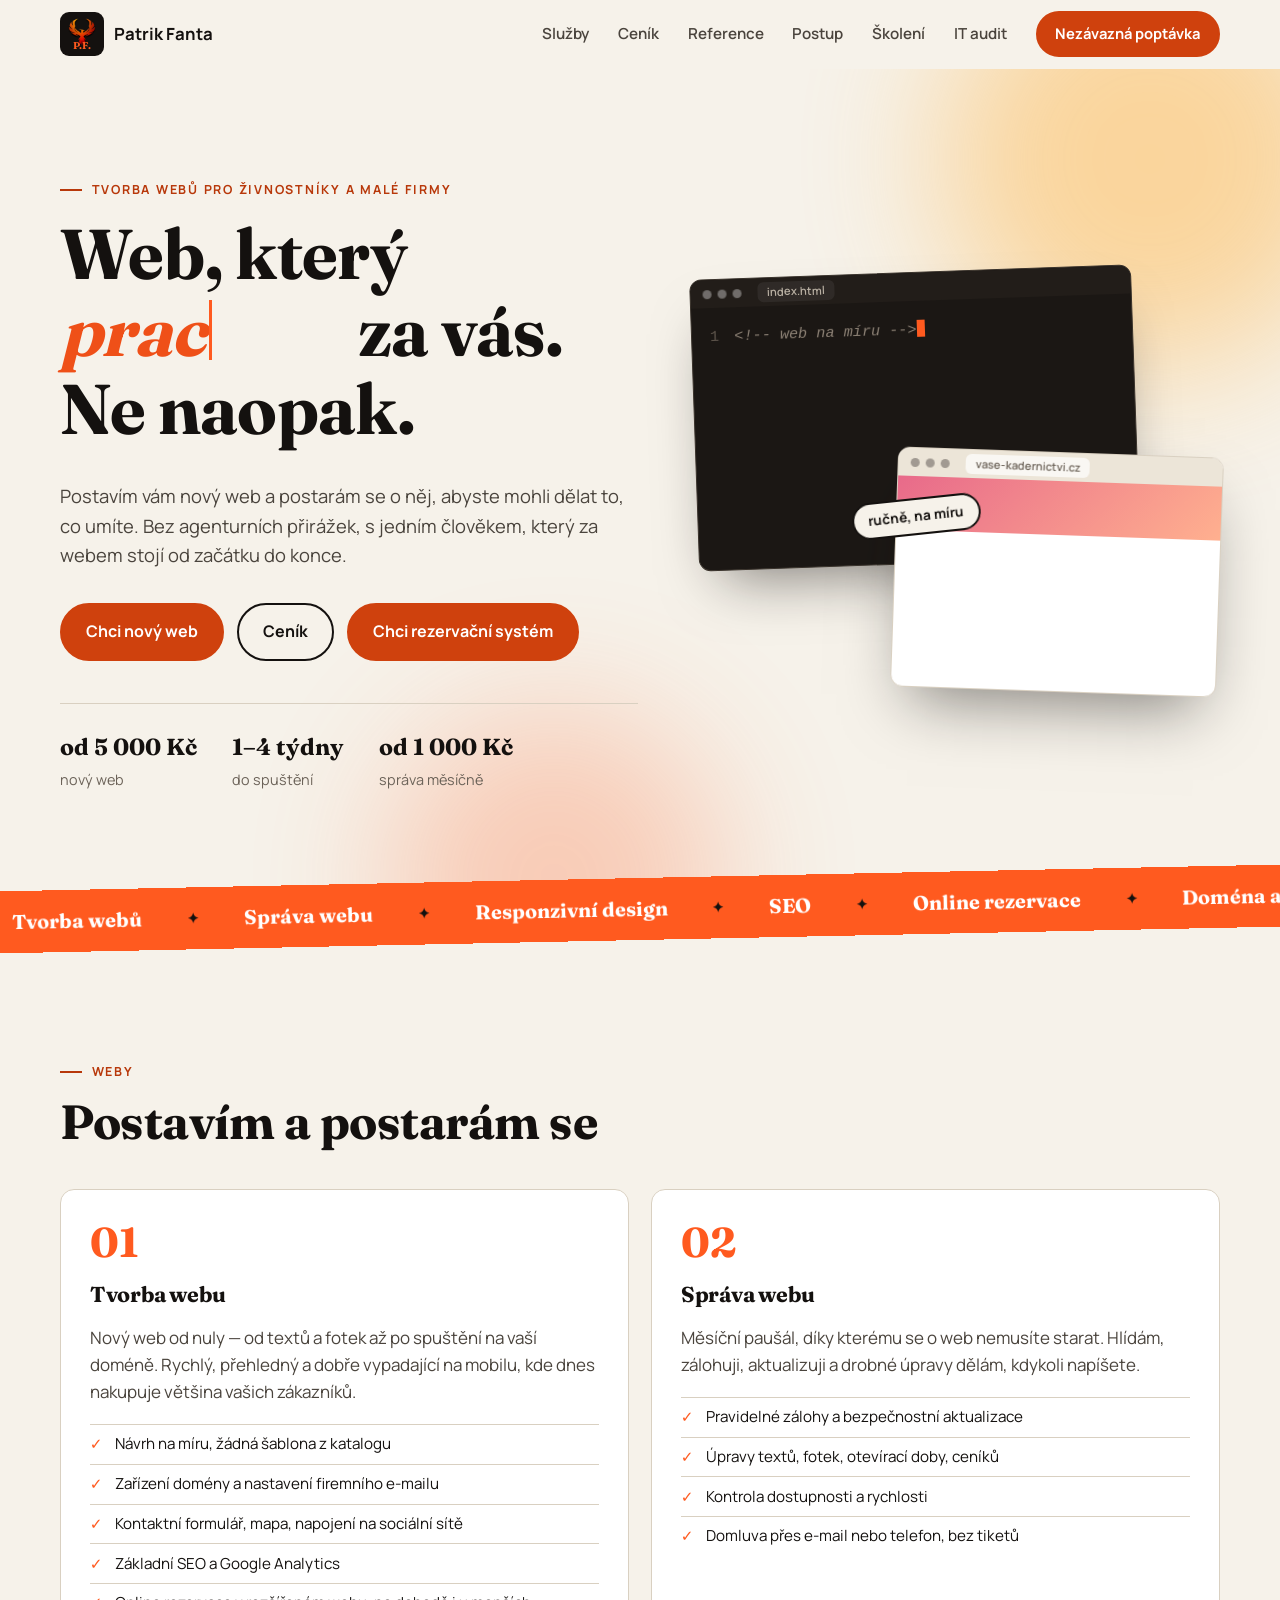
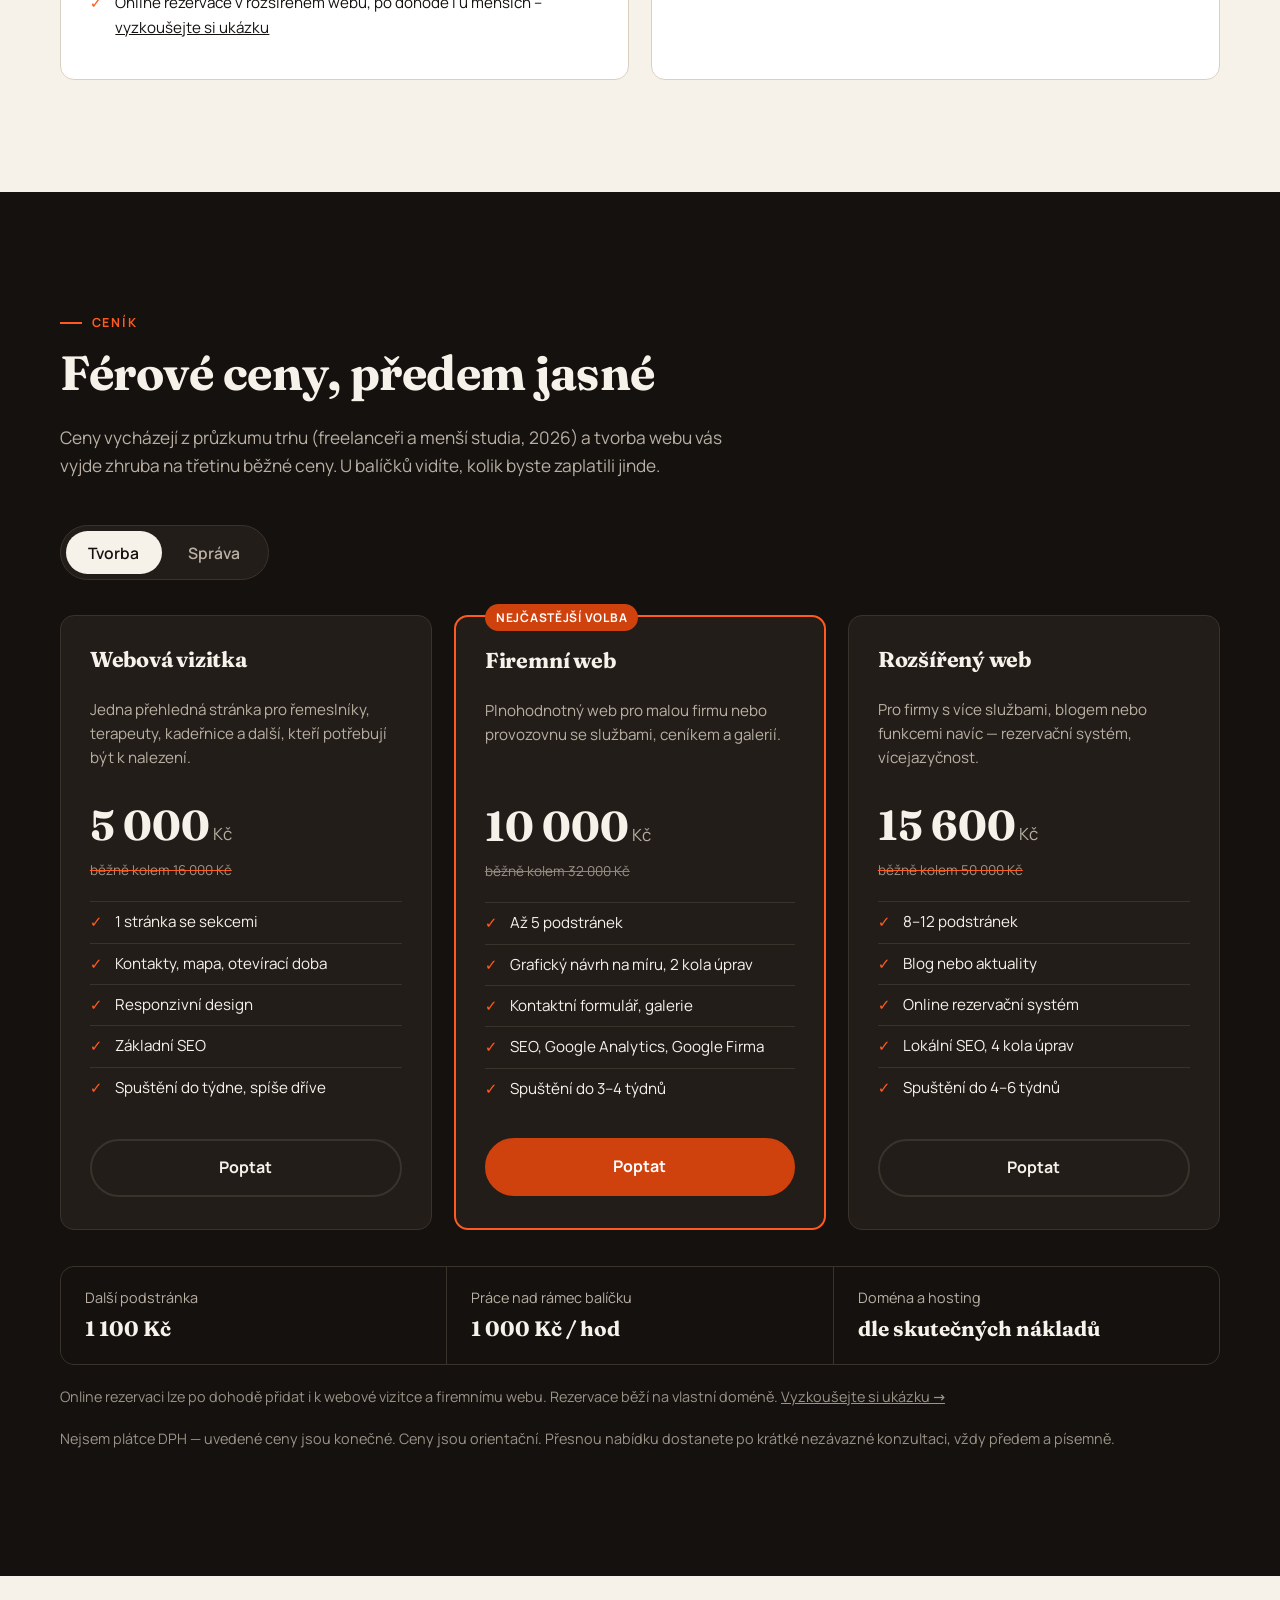
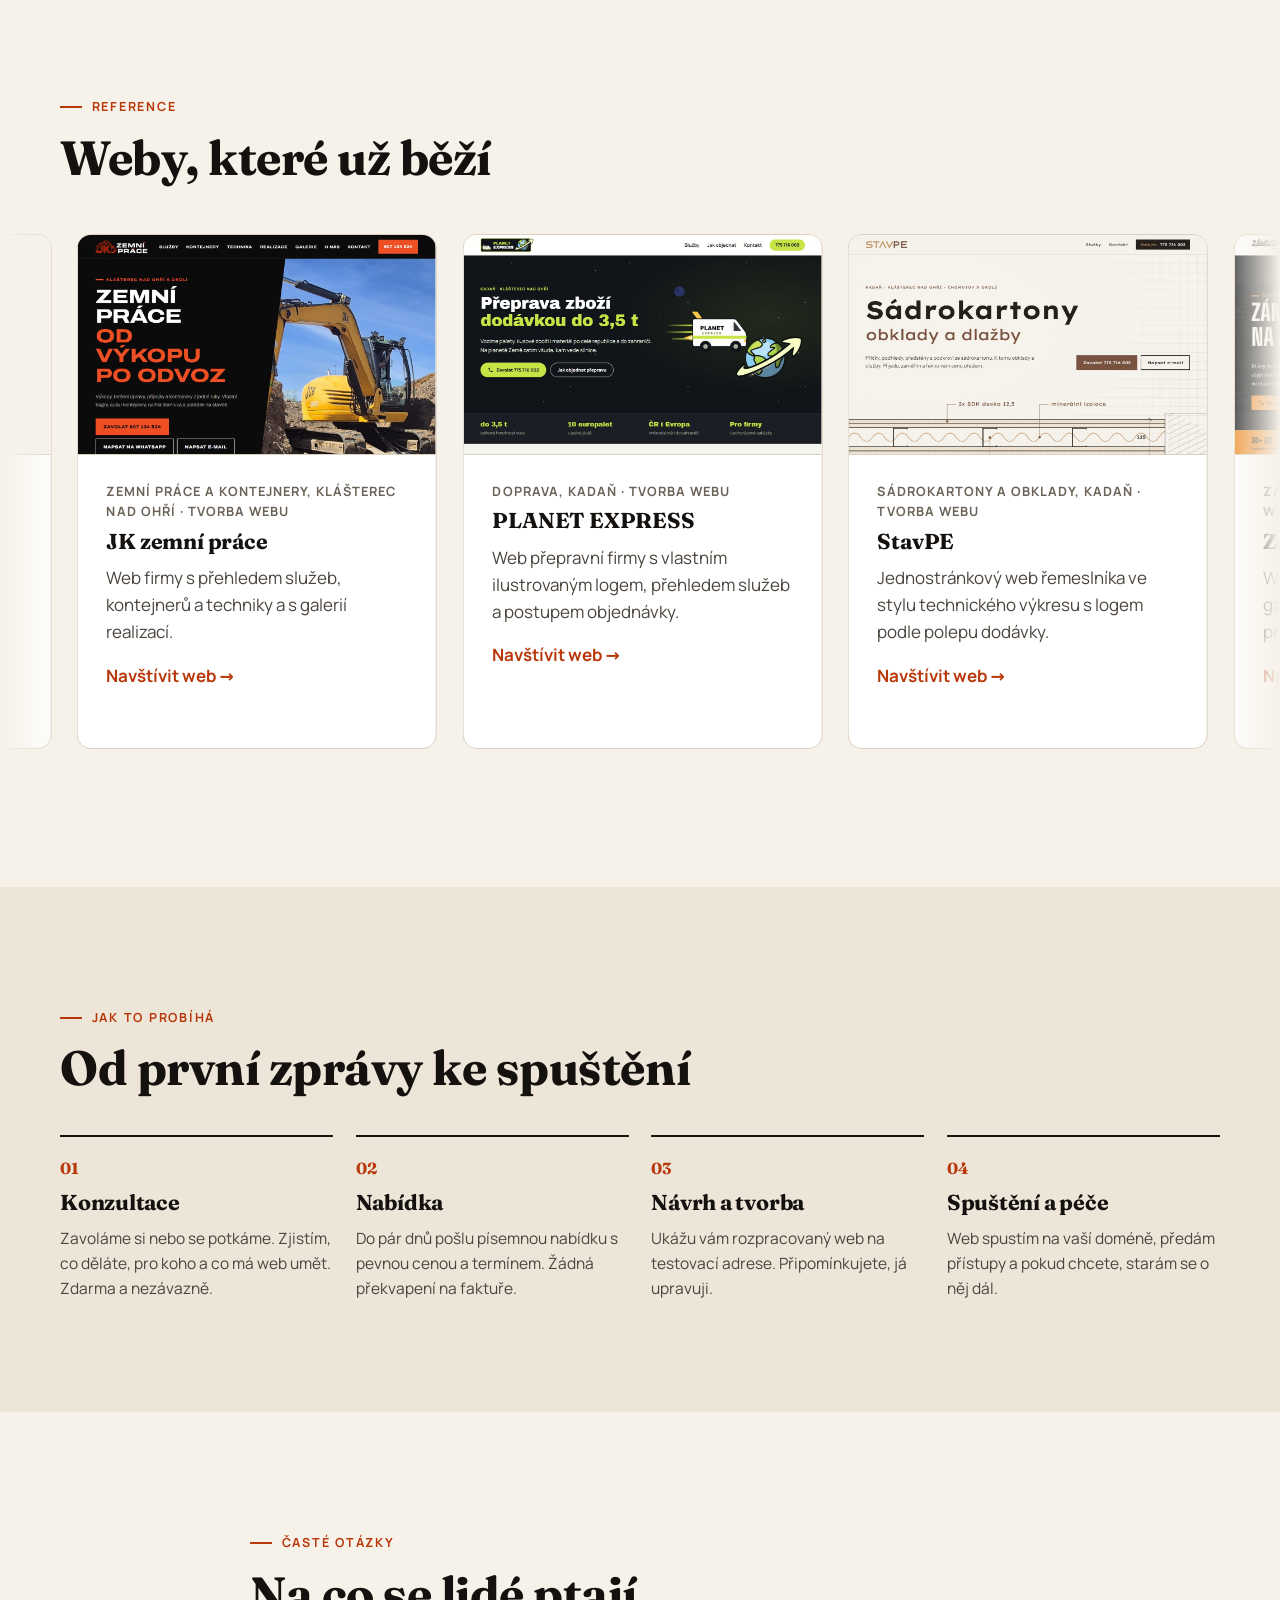
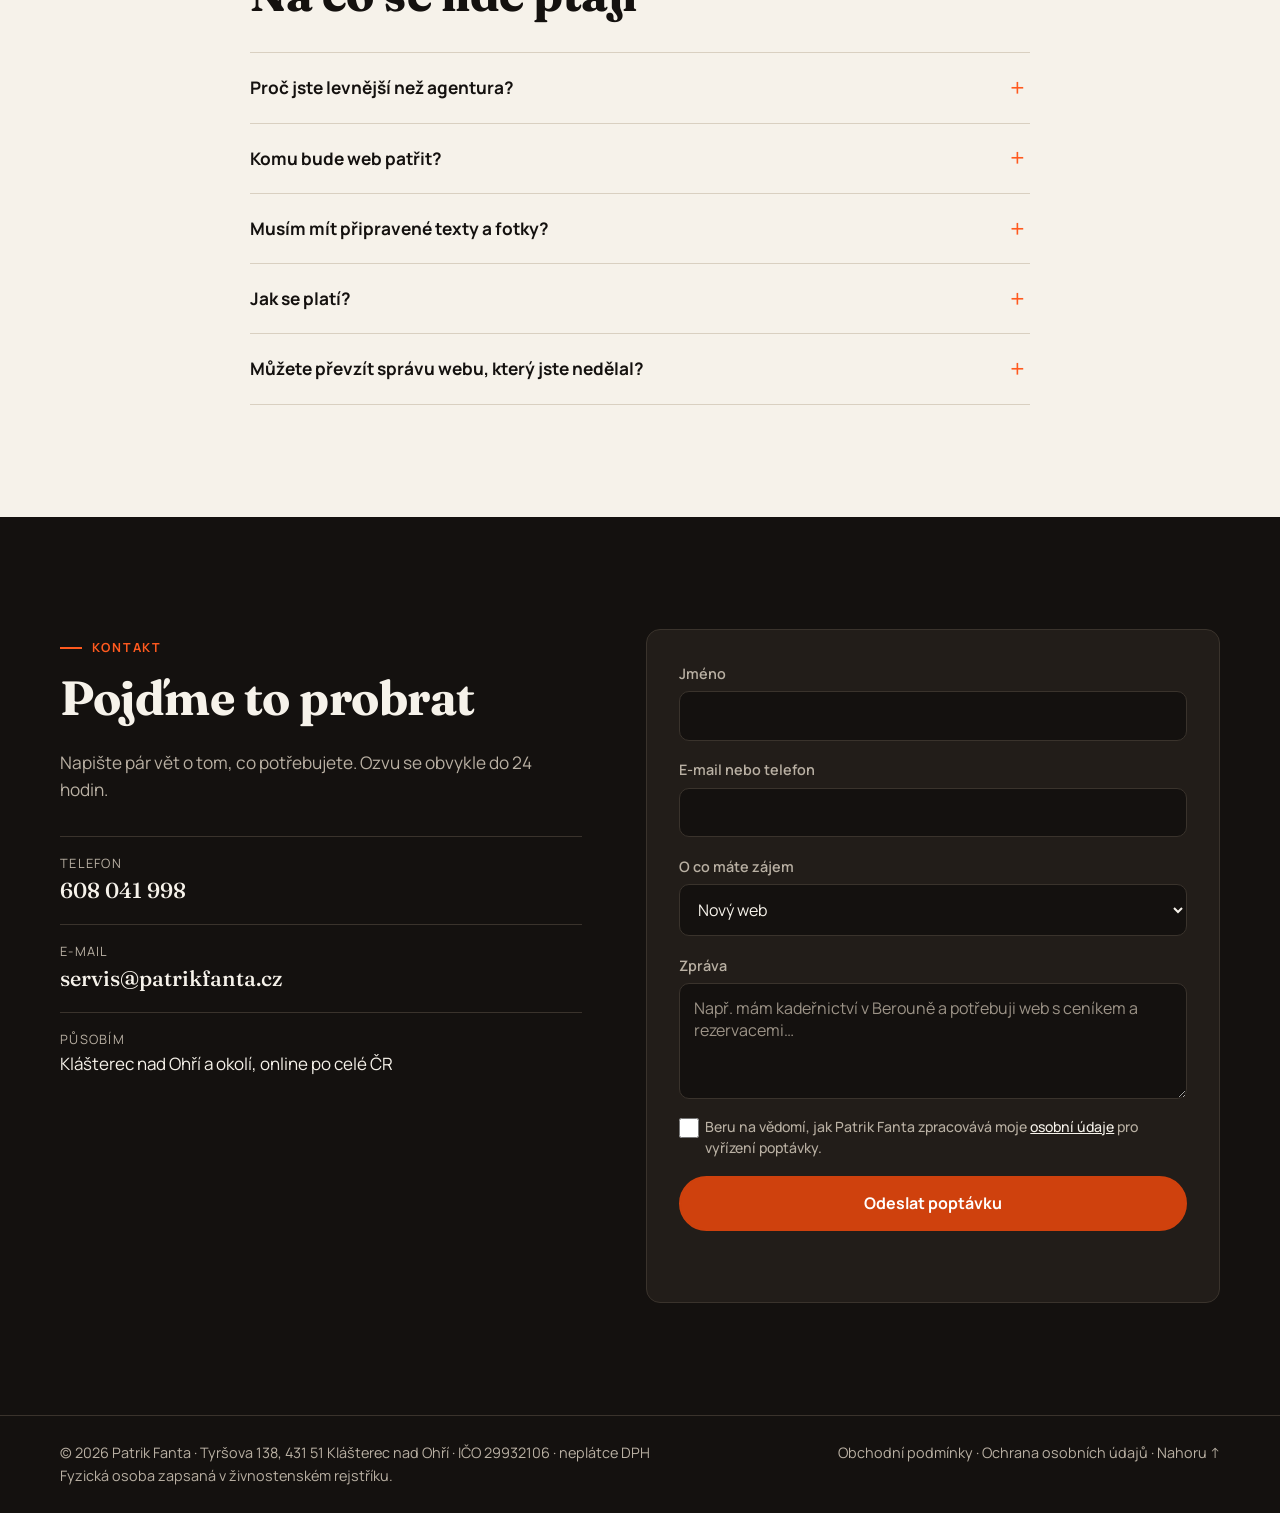
<file: weby.html>
<!doctype html>
<html lang="cs">
<head>
  <meta charset="utf-8">
  <meta name="viewport" content="width=device-width, initial-scale=1">
  <title>Tvorba webů — Patrik Fanta</title>
  <meta name="description" content="Tvorba webů pro živnostníky a malé firmy od 5 000 Kč a správa webu od 1 000 Kč měsíčně. Klášterec nad Ohří a okolí, online po celé ČR.">
  <link rel="canonical" href="https://patrikfanta.cz/weby.html">
  <meta name="theme-color" content="#14110f">

  <meta property="og:type" content="website">
  <meta property="og:locale" content="cs_CZ">
  <meta property="og:url" content="https://patrikfanta.cz/weby.html">
  <meta property="og:title" content="Patrik Fanta — weby, které pracují za vás">
  <meta property="og:description" content="Nový web od 5 000 Kč a jeho správa. Jeden člověk od začátku do konce.">
  <meta property="og:image" content="https://patrikfanta.cz/img/og.jpg">
  <meta property="og:image:width" content="1200">
  <meta property="og:image:height" content="630">
  <meta property="og:image:alt" content="Patrik Fanta — tvorba a správa webů">
  <meta name="twitter:card" content="summary_large_image">

  <link rel="icon" href="favicon.png" type="image/png">
  <link rel="apple-touch-icon" href="apple-touch-icon.png">

  <link rel="preload" href="fonts/manrope-latin.woff2" as="font" type="font/woff2" crossorigin>
  <link rel="preload" href="fonts/fraunces-latin.woff2" as="font" type="font/woff2" crossorigin>
  <link rel="stylesheet" href="css/fonts.css?v=21">
  <link rel="stylesheet" href="css/style.css?v=24">

</head>
<body data-page="weby">
<div class="progress" aria-hidden="true"></div>

<header class="nav" id="top">
  <div class="wrap nav__inner">
    <a class="logo" href="./"><span class="logo__mark" aria-hidden="true"><img src="img/fenix.png" alt="" width="34" height="34"><span>P.F.</span></span> Patrik Fanta</a>
    <button class="nav__toggle" aria-label="Menu" aria-expanded="false"><span></span><span></span></button>
    <nav class="nav__links">
      <a href="#sluzby">Služby</a>
      <a href="#cenik">Ceník</a>
      <a href="#reference">Reference</a>
      <a href="#postup">Postup</a>
      <a href="skoleni.html">Školení</a>
      <a href="audit.html">IT audit</a>
      <a href="#kontakt" class="btn btn--small">Nezávazná poptávka</a>
    </nav>
  </div>
</header>

<main>

  <!-- HERO -->
  <section class="hero">
    <div class="hero__blob hero__blob--1" aria-hidden="true"></div>
    <div class="hero__blob hero__blob--2" aria-hidden="true"></div>
    <div class="wrap hero__grid">
      <div>
        <p class="eyebrow">Tvorba webů pro živnostníky a malé firmy</p>
        <h1>Web, který <em class="rotator" data-words="pracuje|prodává|vydělává">pracuje</em> za&nbsp;vás. Ne naopak.</h1>
        <p class="lead">Postavím vám nový web a postarám se o něj, abyste mohli dělat to, co umíte. Bez agenturních přirážek, s jedním člověkem, který za webem stojí od začátku do konce.</p>
        <div class="hero__cta">
          <a href="#kontakt" class="btn">Chci nový web</a>
          <a href="#cenik" class="btn btn--ghost">Ceník</a>
          <a href="https://demo.patrikfanta.cz/" class="btn" target="_blank" rel="noopener">Chci rezervační systém</a>
        </div>
        <ul class="hero__facts">
          <li><strong>od <span data-count="5000">5 000</span> Kč</strong><span>nový web</span></li>
          <li><strong><span data-count="1">1</span>–<span data-count="4">4</span> týdny</strong><span>do spuštění</span></li>
          <li><strong>od <span data-count="1000">1 000</span> Kč</strong><span>správa měsíčně</span></li>        </ul>
      </div>

      <div class="hero__visual" aria-hidden="true">
        <div class="editor">
          <div class="editor__bar"><i></i><i></i><i></i><span class="editor__file">index.html</span></div>
          <pre class="editor__code"><code></code></pre>
        </div>
        <div class="preview">
          <div class="preview__bar"><i></i><i></i><i></i><span class="preview__url">vas-web.cz</span></div>
          <div class="preview__body">
            <div class="preview__band"></div>
            <p class="preview__h1" data-step="3"></p>
            <p class="preview__p" data-step="4"></p>
            <span class="preview__btn" data-step="7"></span>
          </div>
        </div>
        <div class="badge">ručně, na míru</div>
      </div>
    </div>
  </section>

  <div class="ticker" aria-hidden="true">
    <div class="ticker__track"><span>Tvorba webů</span><span>Správa webu</span><span>Responzivní design</span><span>SEO</span><span>Online rezervace</span><span>Doména a e-mail</span><span>Google Firma</span><span>Rychlé načítání</span><span>Školení</span><span>Tvorba webů</span><span>Správa webu</span><span>Responzivní design</span><span>SEO</span><span>Online rezervace</span><span>Doména a e-mail</span><span>Google Firma</span><span>Rychlé načítání</span><span>Školení</span></div>
  </div>

  <!-- SLUŽBY -->
  <section class="section" id="sluzby">
    <div class="wrap">
      <p class="eyebrow">Weby</p>
      <h2>Postavím a postarám se</h2>

      <div class="services">
        <article class="service">
          <span class="service__num">01</span>
          <h3>Tvorba webu</h3>
          <p>Nový web od nuly — od textů a fotek až po spuštění na vaší doméně. Rychlý, přehledný a dobře vypadající na mobilu, kde dnes nakupuje většina vašich zákazníků.</p>
          <ul>
            <li>Návrh na míru, žádná šablona z katalogu</li>
            <li>Zařízení domény a nastavení firemního e-mailu</li>
            <li>Kontaktní formulář, mapa, napojení na sociální sítě</li>
            <li>Základní SEO a Google Analytics</li>
            <li>Online rezervace v rozšířeném webu, po dohodě i u menších – <a href="https://demo.patrikfanta.cz/" target="_blank" rel="noopener">vyzkoušejte si ukázku</a></li>
          </ul>
        </article>

        <article class="service">
          <span class="service__num">02</span>
          <h3>Správa webu</h3>
          <p>Měsíční paušál, díky kterému se o web nemusíte starat. Hlídám, zálohuji, aktualizuji a drobné úpravy dělám, kdykoli napíšete.</p>
          <ul>
            <li>Pravidelné zálohy a bezpečnostní aktualizace</li>
            <li>Úpravy textů, fotek, otevírací doby, ceníků</li>
            <li>Kontrola dostupnosti a rychlosti</li>
            <li>Domluva přes e-mail nebo telefon, bez tiketů</li>
          </ul>
        </article>
      </div>
    </div>
  </section>

  <!-- CENÍK -->
  <section class="section section--dark" id="cenik">
    <div class="wrap">
      <p class="eyebrow">Ceník</p>
      <h2>Férové ceny, předem jasné</h2>
      <p class="section__intro">Ceny vycházejí z průzkumu trhu (freelanceři a menší studia, 2026) a tvorba webu vás vyjde zhruba na třetinu běžné ceny. U balíčků vidíte, kolik byste zaplatili jinde.</p>

      <div class="tabs" role="tablist">
        <button class="tab is-active" role="tab" aria-selected="true" data-tab="tvorba">Tvorba</button>
        <button class="tab" role="tab" aria-selected="false" data-tab="sprava">Správa</button>
      </div>

      <!-- Tvorba -->
      <div class="pricing is-active" data-panel="tvorba" role="tabpanel">
        <article class="plan">
          <h3>Webová vizitka</h3>
          <p class="plan__desc">Jedna přehledná stránka pro řemeslníky, terapeuty, kadeřnice a další, kteří potřebují být k nalezení.</p>
          <p class="plan__price"><span>5 000</span> Kč</p>
          <p class="plan__market">běžně kolem 16 000 Kč</p>
          <ul>
            <li>1 stránka se sekcemi</li>
            <li>Kontakty, mapa, otevírací doba</li>
            <li>Responzivní design</li>
            <li>Základní SEO</li>
            <li>Spuštění do týdne, spíše dříve</li>
          </ul>
          <a href="#kontakt" class="btn btn--ghost-light" data-plan="Webová vizitka">Poptat</a>
        </article>

        <article class="plan plan--featured">
          <span class="plan__tag">Nejčastější volba</span>
          <h3>Firemní web</h3>
          <p class="plan__desc">Plnohodnotný web pro malou firmu nebo provozovnu se službami, ceníkem a galerií.</p>
          <p class="plan__price"><span>10 000</span> Kč</p>
          <p class="plan__market">běžně kolem 32 000 Kč</p>
          <ul>
            <li>Až 5 podstránek</li>
            <li>Grafický návrh na míru, 2 kola úprav</li>
            <li>Kontaktní formulář, galerie</li>
            <li>SEO, Google Analytics, Google Firma</li>
            <li>Spuštění do 3–4 týdnů</li>
          </ul>
          <a href="#kontakt" class="btn" data-plan="Firemní web">Poptat</a>
        </article>

        <article class="plan">
          <h3>Rozšířený web</h3>
          <p class="plan__desc">Pro firmy s více službami, blogem nebo funkcemi navíc — rezervační systém, vícejazyčnost.</p>
          <p class="plan__price"><span>15 600</span> Kč</p>
          <p class="plan__market">běžně kolem 50 000 Kč</p>
          <ul>
            <li>8–12 podstránek</li>
            <li>Blog nebo aktuality</li>
            <li>Online rezervační systém</li>
            <li>Lokální SEO, 4 kola úprav</li>
            <li>Spuštění do 4–6 týdnů</li>
          </ul>
          <a href="#kontakt" class="btn btn--ghost-light" data-plan="Rozšířený web">Poptat</a>
        </article>
      </div>

      <!-- Správa -->
      <div class="pricing" data-panel="sprava" role="tabpanel" hidden>
        <article class="plan">
          <h3>Základ</h3>
          <p class="plan__desc">Klid v duši: web je zálohovaný, aktuální a hlídaný.</p>
          <p class="plan__price"><span>1 000</span> Kč / měsíc</p>
          <p class="plan__market plan__market--plain">bez závazku, měsíční výpověď</p>
          <ul>
            <li>Pravidelné zálohy</li>
            <li>Bezpečnostní aktualizace</li>
            <li>Hlídání dostupnosti</li>
            <li>Drobné úpravy do 1 hodiny měsíčně</li>
          </ul>
          <a href="#kontakt" class="btn btn--ghost-light" data-plan="Správa – Základ">Poptat</a>
        </article>

        <article class="plan plan--featured">
          <span class="plan__tag">Nejčastější volba</span>
          <h3>Standard</h3>
          <p class="plan__desc">Pro weby, kde se často mění ceník, akce nebo fotky.</p>
          <p class="plan__price"><span>2 500</span> Kč / měsíc</p>
          <p class="plan__market plan__market--plain">bez závazku, měsíční výpověď</p>
          <ul>
            <li>Vše ze Základu</li>
            <li>Úpravy obsahu do 3 hodin měsíčně</li>
            <li>Optimalizace rychlosti</li>
            <li>Měsíční přehled návštěvnosti</li>
          </ul>
          <a href="#kontakt" class="btn" data-plan="Správa – Standard">Poptat</a>
        </article>

        <article class="plan">
          <h3>Pro</h3>
          <p class="plan__desc">Web jako obchodní nástroj — průběžně ho vylepšujeme.</p>
          <p class="plan__price"><span>5 000</span> Kč / měsíc</p>
          <p class="plan__market plan__market--plain">bez závazku, měsíční výpověď</p>
          <ul>
            <li>Vše ze Standardu</li>
            <li>Práce do 6 hodin měsíčně</li>
            <li>Návrhy na zlepšení a SEO úpravy</li>
            <li>Zařízení domény a nastavení firemního e-mailu</li>
            <li>Přednostní reakce do 24 hodin</li>
          </ul>
          <a href="#kontakt" class="btn btn--ghost-light" data-plan="Správa – Pro">Poptat</a>
        </article>
      </div>

      <div class="extras">
        <div><span>Další podstránka</span><strong>1 100 Kč</strong></div>
        <div><span>Práce nad rámec balíčku</span><strong>1 000 Kč / hod</strong></div>
        <div><span>Doména a hosting</span><strong>dle skutečných nákladů</strong></div>
      </div>
      <p class="note">Online rezervaci lze po dohodě přidat i k webové vizitce a firemnímu webu. Rezervace běží na vlastní doméně. <a href="https://demo.patrikfanta.cz/" target="_blank" rel="noopener">Vyzkoušejte si ukázku →</a></p>
      <p class="note">Nejsem plátce DPH — uvedené ceny jsou konečné. Ceny jsou orientační. Přesnou nabídku dostanete po krátké nezávazné konzultaci, vždy předem a písemně.</p>
    </div>
  </section>

  <!-- REFERENCE -->
  <section class="section" id="reference">
    <div class="wrap">
      <p class="eyebrow">Reference</p>
      <h2>Weby, které už běží</h2>
    </div>

    <!-- Pás referencí jede zleva doprava; JS ho zdvojí pro nekonečnou smyčku -->
    <div class="refs">
      <div class="refs__track">
          <a class="ref" href="https://jkzemniprace.cz/" target="_blank" rel="noopener">
            <div class="ref__thumb"><img src="img/ref-jk.jpg" alt="Úvodní stránka webu JK zemní práce" width="1280" height="800" loading="lazy" decoding="async"></div>
            <div class="ref__body">
              <p class="ref__type">Zemní práce a kontejnery, Klášterec nad Ohří · Tvorba webu</p>
              <h3>JK zemní práce</h3>
              <p>Web firmy s přehledem služeb, kontejnerů a techniky a s galerií realizací.</p>
              <span class="ref__link">Navštívit web →</span>
            </div>
          </a>
          <a class="ref" href="https://patrikfanta-cze.github.io/planet-express-web/" target="_blank" rel="noopener">
            <div class="ref__thumb"><img src="img/ref-planet-express.jpg" alt="Úvodní stránka webu dopravy PLANET EXPRESS" width="1280" height="800" loading="lazy" decoding="async"></div>
            <div class="ref__body">
              <p class="ref__type">Doprava, Kadaň · Tvorba webu</p>
              <h3>PLANET EXPRESS</h3>
              <p>Web přepravní firmy s vlastním ilustrovaným logem, přehledem služeb a postupem objednávky.</p>
              <span class="ref__link">Navštívit web →</span>
            </div>
          </a>
          <a class="ref" href="https://stavpe.cz/" target="_blank" rel="noopener">
            <div class="ref__thumb"><img src="img/ref-stavpe.jpg?v=21" alt="Úvodní stránka webu StavPE" width="1280" height="800" loading="lazy" decoding="async"></div>
            <div class="ref__body">
              <p class="ref__type">Sádrokartony a obklady, Kadaň · Tvorba webu</p>
              <h3>StavPE</h3>
              <p>Jednostránkový web řemeslníka ve stylu technického výkresu s logem podle polepu dodávky.</p>
              <span class="ref__link">Navštívit web →</span>
            </div>
          </a>
          <a class="ref" href="https://zamecnictvikucirek.cz/" target="_blank" rel="noopener">
            <div class="ref__thumb"><img src="img/ref-kucirek.jpg" alt="Úvodní stránka webu Zámečnictví Milan Kučírek" width="1280" height="800" loading="lazy" decoding="async"></div>
            <div class="ref__body">
              <p class="ref__type">Zámečnictví, Ústí nad Labem · Tvorba webu</p>
              <h3>Zámečnictví Milan Kučírek</h3>
              <p>Web zámečnictví s přehledem služeb a galerií realizací rozdělenou podle druhu prací.</p>
              <span class="ref__link">Navštívit web →</span>
            </div>
          </a>
          <a class="ref" href="https://patrikfanta-cze.github.io/picstop-web/" target="_blank" rel="noopener">
            <div class="ref__thumb"><img src="img/ref-picstop.jpg" alt="Úvodní stránka webu cykloservisu PICSTOP" width="1280" height="800" loading="lazy" decoding="async"></div>
            <div class="ref__body">
              <p class="ref__type">Cykloservis, Praha 6 · Tvorba webu</p>
              <h3>Cykloservis PICSTOP</h3>
              <p>Web servisu s galerií dílny, ceníkem a online rezervací termínu.</p>
              <span class="ref__link">Navštívit web →</span>
            </div>
          </a>
          <a class="ref" href="https://salon-kf.cz/" target="_blank" rel="noopener">
            <div class="ref__thumb"><img src="img/ref-salon.jpg" alt="Úvodní stránka webu Kosmetický salon K.F." width="1280" height="800" loading="lazy" decoding="async"></div>
            <div class="ref__body">
              <p class="ref__type">Kosmetický salon, Klášterec nad Ohří · Tvorba webu</p>
              <h3>Kosmetický salon K.F.</h3>
              <p>Elegantní prezentace salonu s ceníkem procedur a vlastní doménou.</p>
              <span class="ref__link">Navštívit web →</span>
            </div>
          </a>
          <a class="ref" href="https://demo.patrikfanta.cz/" target="_blank" rel="noopener">
            <div class="ref__thumb"><img src="img/ref-demo.jpg" alt="Ukázka rezervačního systému – rozcestník Klienti a Administrace" width="1280" height="800" loading="lazy" decoding="async"></div>
            <div class="ref__body">
              <p class="ref__type">Rezervace · Kadeřnictví (ukázka)</p>
              <h3>Ukázka rezervačního systému</h3>
              <p>Objednání termínu s kalendářem, QR platbou, potvrzením e-mailem a SMS připomínkou. Vyzkoušejte si stranu zákazníka i správu salonu.</p>
              <span class="ref__link">Vyzkoušet demo →</span>
            </div>
          </a>
      </div>
    </div>
  </section>

  <!-- POSTUP -->
  <section class="section section--tint" id="postup">
    <div class="wrap">
      <p class="eyebrow">Jak to probíhá</p>
      <h2>Od první zprávy ke spuštění</h2>
      <ol class="steps">
        <li>
          <h3>Konzultace</h3>
          <p>Zavoláme si nebo se potkáme. Zjistím, co děláte, pro koho a co má web umět. Zdarma a nezávazně.</p>
        </li>
        <li>
          <h3>Nabídka</h3>
          <p>Do pár dnů pošlu písemnou nabídku s pevnou cenou a termínem. Žádná překvapení na faktuře.</p>
        </li>
        <li>
          <h3>Návrh a tvorba</h3>
          <p>Ukážu vám rozpracovaný web na testovací adrese. Připomínkujete, já upravuji.</p>
        </li>
        <li>
          <h3>Spuštění a péče</h3>
          <p>Web spustím na vaší doméně, předám přístupy a pokud chcete, starám se o něj dál.</p>
        </li>
      </ol>
    </div>
  </section>

  <!-- FAQ -->
  <section class="section" id="faq">
    <div class="wrap wrap--narrow">
      <p class="eyebrow">Časté otázky</p>
      <h2>Na co se lidé ptají</h2>
      <div class="faq">
        <details>
          <summary>Proč jste levnější než agentura?</summary>
          <p>Nemám kancelář v centru, obchodníky ani projektové manažery. Platíte za práci, ne za režii. Kvalitu to neovlivní — s webem pracuji od první porady až po spuštění já sám.</p>
        </details>
        <details>
          <summary>Komu bude web patřit?</summary>
          <p>Vám. Doména, hosting i všechny přístupy jsou vedené na vás. Pokud se jednou rozhodnete web svěřit někomu jinému, nic vám nebrání.</p>
        </details>
        <details>
          <summary>Musím mít připravené texty a fotky?</summary>
          <p>Nemusíte. Pomůžu s texty, doporučím, jaké fotky nafotit, a když je třeba, poradím fotografa. Čím víc podkladů ale dodáte, tím rychleji to půjde.</p>
        </details>
        <details>
          <summary>Jak se platí?</summary>
          <p>U nového webu 50 % zálohou po potvrzení objednávky a 50 % při spuštění. Správa se platí měsíčně, bez dlouhých závazků — vypovědět ji můžete kdykoli s měsíční výpovědní lhůtou. Podrobnosti najdete v <a href="obchodni-podminky.html">obchodních podmínkách</a>.</p>
        </details>
        <details>
          <summary>Můžete převzít správu webu, který jste nedělal?</summary>
          <p>Ano. Nejdřív web projdu a pak navrhnu, co je potřeba, než ho převezmu do správy.</p>
        </details>
      </div>
    </div>
  </section>

  <!-- KONTAKT -->
  <section class="section section--dark" id="kontakt">
    <div class="wrap contact">
      <div>
        <p class="eyebrow">Kontakt</p>
        <h2>Pojďme to probrat</h2>
        <p class="section__intro">Napište pár vět o tom, co potřebujete. Ozvu se obvykle do 24 hodin.</p>
        <ul class="contact__list">
          <li><span>Telefon</span><a href="tel:+420608041998">608 041 998</a></li>
          <li><span>E-mail</span><a href="mailto:servis@patrikfanta.cz">servis@patrikfanta.cz</a></li>
          <li><span>Působím</span>Klášterec nad Ohří a okolí, online po celé ČR</li>
        </ul>
      </div>

      <form class="form" id="poptavka" novalidate>
        <input type="checkbox" name="botcheck" class="hp" tabindex="-1" autocomplete="off" aria-hidden="true">
        <label>Jméno<input name="jmeno" required autocomplete="name"></label>
        <label>E-mail nebo telefon<input name="kontakt" required autocomplete="email"></label>
        <label>O co máte zájem
          <select name="sluzba">
            <option>Nový web</option>
            <option>Správa webu</option>
            <option>Školení</option>
            <option>IT audit a konzultace</option>
            <option>Zatím nevím, poraďte</option>
          </select>
        </label>
        <label>Zpráva<textarea name="zprava" rows="4" placeholder="Např. mám kadeřnictví v Berouně a potřebuji web s ceníkem a rezervacemi…"></textarea></label>
        <label class="consent"><input type="checkbox" name="consent" required>
          <span>Beru na vědomí, jak Patrik Fanta zpracovává moje <a href="ochrana-osobnich-udaju.html" target="_blank">osobní údaje</a> pro vyřízení poptávky.</span></label>
        <button class="btn" type="submit">Odeslat poptávku</button>
        <p class="form__status" role="status" aria-live="polite"></p>
      </form>
    </div>
  </section>

</main>

<footer class="footer">
  <div class="wrap footer__inner">
    <span>© <span id="rok">2026</span> Patrik Fanta · Tyršova 138, 431 51 Klášterec nad Ohří · IČO 29932106 · neplátce DPH<br>Fyzická osoba zapsaná v živnostenském rejstříku.</span>
    <span class="footer__links"><a href="obchodni-podminky.html">Obchodní podmínky</a> · <a href="ochrana-osobnich-udaju.html">Ochrana osobních údajů</a> · <a href="#top">Nahoru ↑</a></span>
  </div>
</footer>

<a class="call-fab" href="tel:+420608041998" aria-label="Zavolat na 608 041 998">
  <svg viewBox="0 0 24 24" fill="none" stroke="currentColor" stroke-width="2" stroke-linecap="round" stroke-linejoin="round" aria-hidden="true"><path d="M22 16.92v3a2 2 0 0 1-2.18 2 19.8 19.8 0 0 1-8.63-3.07 19.5 19.5 0 0 1-6-6A19.8 19.8 0 0 1 2.12 4.18 2 2 0 0 1 4.11 2h3a2 2 0 0 1 2 1.72c.13.96.36 1.9.7 2.81a2 2 0 0 1-.45 2.11L8.09 9.91a16 16 0 0 0 6 6l1.27-1.27a2 2 0 0 1 2.11-.45c.9.34 1.85.57 2.81.7A2 2 0 0 1 22 16.92z"/></svg>
  Zavolat
</a>

<!-- Anonymní měření návštěvnosti bez cookies (GoatCounter), skript hostovaný lokálně -->
<script data-goatcounter="https://patrikfanta.stat.patrikfanta.cz/count" async src="js/count.js"></script>
<script src="js/main.js?v=24"></script>
</body>
</html>
</file>
<file: css/fonts.css>
/* Písma hostovaná lokálně (Fraunces, Manrope — SIL Open Font License) */
@font-face {
  font-family: 'Fraunces';
  font-style: normal;
  font-weight: 500;
  font-display: swap;
  src: url(../fonts/fraunces-latin-ext.woff2) format('woff2');
  unicode-range: U+0100-02BA, U+02BD-02C5, U+02C7-02CC, U+02CE-02D7, U+02DD-02FF, U+0304, U+0308, U+0329, U+1D00-1DBF, U+1E00-1E9F, U+1EF2-1EFF, U+2020, U+20A0-20AB, U+20AD-20C0, U+2113, U+2C60-2C7F, U+A720-A7FF;
}
@font-face {
  font-family: 'Fraunces';
  font-style: normal;
  font-weight: 500;
  font-display: swap;
  src: url(../fonts/fraunces-latin.woff2) format('woff2');
  unicode-range: U+0000-00FF, U+0131, U+0152-0153, U+02BB-02BC, U+02C6, U+02DA, U+02DC, U+0304, U+0308, U+0329, U+2000-206F, U+20AC, U+2122, U+2191, U+2193, U+2212, U+2215, U+FEFF, U+FFFD;
}
@font-face {
  font-family: 'Fraunces';
  font-style: normal;
  font-weight: 700;
  font-display: swap;
  src: url(../fonts/fraunces-latin-ext.woff2) format('woff2');
  unicode-range: U+0100-02BA, U+02BD-02C5, U+02C7-02CC, U+02CE-02D7, U+02DD-02FF, U+0304, U+0308, U+0329, U+1D00-1DBF, U+1E00-1E9F, U+1EF2-1EFF, U+2020, U+20A0-20AB, U+20AD-20C0, U+2113, U+2C60-2C7F, U+A720-A7FF;
}
@font-face {
  font-family: 'Fraunces';
  font-style: normal;
  font-weight: 700;
  font-display: swap;
  src: url(../fonts/fraunces-latin.woff2) format('woff2');
  unicode-range: U+0000-00FF, U+0131, U+0152-0153, U+02BB-02BC, U+02C6, U+02DA, U+02DC, U+0304, U+0308, U+0329, U+2000-206F, U+20AC, U+2122, U+2191, U+2193, U+2212, U+2215, U+FEFF, U+FFFD;
}
@font-face {
  font-family: 'Manrope';
  font-style: normal;
  font-weight: 400;
  font-display: swap;
  src: url(../fonts/manrope-latin-ext.woff2) format('woff2');
  unicode-range: U+0100-02BA, U+02BD-02C5, U+02C7-02CC, U+02CE-02D7, U+02DD-02FF, U+0304, U+0308, U+0329, U+1D00-1DBF, U+1E00-1E9F, U+1EF2-1EFF, U+2020, U+20A0-20AB, U+20AD-20C0, U+2113, U+2C60-2C7F, U+A720-A7FF;
}
@font-face {
  font-family: 'Manrope';
  font-style: normal;
  font-weight: 400;
  font-display: swap;
  src: url(../fonts/manrope-latin.woff2) format('woff2');
  unicode-range: U+0000-00FF, U+0131, U+0152-0153, U+02BB-02BC, U+02C6, U+02DA, U+02DC, U+0304, U+0308, U+0329, U+2000-206F, U+20AC, U+2122, U+2191, U+2193, U+2212, U+2215, U+FEFF, U+FFFD;
}
@font-face {
  font-family: 'Manrope';
  font-style: normal;
  font-weight: 500;
  font-display: swap;
  src: url(../fonts/manrope-latin-ext.woff2) format('woff2');
  unicode-range: U+0100-02BA, U+02BD-02C5, U+02C7-02CC, U+02CE-02D7, U+02DD-02FF, U+0304, U+0308, U+0329, U+1D00-1DBF, U+1E00-1E9F, U+1EF2-1EFF, U+2020, U+20A0-20AB, U+20AD-20C0, U+2113, U+2C60-2C7F, U+A720-A7FF;
}
@font-face {
  font-family: 'Manrope';
  font-style: normal;
  font-weight: 500;
  font-display: swap;
  src: url(../fonts/manrope-latin.woff2) format('woff2');
  unicode-range: U+0000-00FF, U+0131, U+0152-0153, U+02BB-02BC, U+02C6, U+02DA, U+02DC, U+0304, U+0308, U+0329, U+2000-206F, U+20AC, U+2122, U+2191, U+2193, U+2212, U+2215, U+FEFF, U+FFFD;
}
@font-face {
  font-family: 'Manrope';
  font-style: normal;
  font-weight: 600;
  font-display: swap;
  src: url(../fonts/manrope-latin-ext.woff2) format('woff2');
  unicode-range: U+0100-02BA, U+02BD-02C5, U+02C7-02CC, U+02CE-02D7, U+02DD-02FF, U+0304, U+0308, U+0329, U+1D00-1DBF, U+1E00-1E9F, U+1EF2-1EFF, U+2020, U+20A0-20AB, U+20AD-20C0, U+2113, U+2C60-2C7F, U+A720-A7FF;
}
@font-face {
  font-family: 'Manrope';
  font-style: normal;
  font-weight: 600;
  font-display: swap;
  src: url(../fonts/manrope-latin.woff2) format('woff2');
  unicode-range: U+0000-00FF, U+0131, U+0152-0153, U+02BB-02BC, U+02C6, U+02DA, U+02DC, U+0304, U+0308, U+0329, U+2000-206F, U+20AC, U+2122, U+2191, U+2193, U+2212, U+2215, U+FEFF, U+FFFD;
}
@font-face {
  font-family: 'Manrope';
  font-style: normal;
  font-weight: 700;
  font-display: swap;
  src: url(../fonts/manrope-latin-ext.woff2) format('woff2');
  unicode-range: U+0100-02BA, U+02BD-02C5, U+02C7-02CC, U+02CE-02D7, U+02DD-02FF, U+0304, U+0308, U+0329, U+1D00-1DBF, U+1E00-1E9F, U+1EF2-1EFF, U+2020, U+20A0-20AB, U+20AD-20C0, U+2113, U+2C60-2C7F, U+A720-A7FF;
}
@font-face {
  font-family: 'Manrope';
  font-style: normal;
  font-weight: 700;
  font-display: swap;
  src: url(../fonts/manrope-latin.woff2) format('woff2');
  unicode-range: U+0000-00FF, U+0131, U+0152-0153, U+02BB-02BC, U+02C6, U+02DA, U+02DC, U+0304, U+0308, U+0329, U+2000-206F, U+20AC, U+2122, U+2191, U+2193, U+2212, U+2215, U+FEFF, U+FFFD;
}
</file>
<file: css/style.css>
:root {
  --paper: #f6f2ea;
  --paper-2: #ece5d8;
  --ink: #14110f;
  --ink-soft: #4a443d;
  --muted: #6b6258;
  --muted-dark: #9c9387;
  --line: #d9d0c1;
  --accent: #ff5a1f;
  --accent-ink: #b8380a; /* malý text i na --paper-2: 4,65 : 1 */
  --accent-text: #ef5018; /* oranžový velký text na světlém pozadí — kontrast 3,23 : 1 */
  --accent-btn: #cf410d; /* tlačítka s bílým textem — kontrast 4,76 : 1 */
  --dark: #14110f;
  --dark-2: #221d19;
  --dark-line: #3a332c;
  --on-dark: #f6f2ea;
  --on-dark-soft: #b9b0a3;
  --radius: 14px;
  --serif: "Fraunces", Georgia, serif;
  --sans: "Manrope", system-ui, -apple-system, "Segoe UI", sans-serif;
}

*, *::before, *::after { box-sizing: border-box; }
html { scroll-behavior: smooth; scroll-padding-top: 76px; }
body {
  margin: 0;
  background: var(--paper);
  color: var(--ink);
  font: 400 17px/1.6 var(--sans);
  -webkit-font-smoothing: antialiased;
  overflow-x: clip; /* natočený běžící pás a skvrny v hero nesmí rozšířit stránku */
}
img { max-width: 100%; display: block; }
a { color: inherit; }
h1, h2, h3 { font-family: var(--serif); font-weight: 700; line-height: 1.1; margin: 0 0 .5em; letter-spacing: -0.01em; }
h1 { font-size: clamp(2.5rem, 6vw, 4.4rem); }
h2 { font-size: clamp(2rem, 4.2vw, 3rem); }
h3 { font-size: 1.35rem; }
em { font-style: italic; color: var(--accent-text); }

.wrap { width: min(1160px, 100% - 32px); margin-inline: auto; }
.wrap--narrow { width: min(780px, 100% - 32px); }

.eyebrow {
  font-size: .78rem; font-weight: 700; letter-spacing: .14em; text-transform: uppercase;
  color: var(--accent-ink); margin: 0 0 .9rem;
  display: inline-flex; align-items: center; gap: .6rem;
}
.eyebrow::before { content: ""; width: 22px; height: 2px; background: currentColor; }
.lead { font-size: 1.15rem; color: var(--ink-soft); max-width: 34em; }

/* Buttons */
.btn {
  display: inline-flex; align-items: center; justify-content: center;
  padding: .9rem 1.5rem; border-radius: 999px; border: 2px solid var(--accent-btn);
  background: var(--accent-btn); color: #fff; font-weight: 700; text-decoration: none;
  font-family: var(--sans); font-size: 1rem; cursor: pointer;
  transition: transform .15s ease, background .15s ease, color .15s ease;
}
.btn:hover { transform: translateY(-2px); background: var(--accent-ink); border-color: var(--accent-ink); }
.btn--small { padding: .55rem 1.1rem; font-size: .92rem; }
.btn--ghost { background: transparent; color: var(--ink); border-color: var(--ink); }
.btn--ghost:hover { background: var(--ink); color: var(--paper); border-color: var(--ink); }
.btn--ghost-light { background: transparent; color: var(--on-dark); border-color: var(--dark-line); }
.btn--ghost-light:hover { background: var(--on-dark); color: var(--ink); border-color: var(--on-dark); }

/* Nav */
.nav {
  position: sticky; top: 0; z-index: 20;
  background: color-mix(in srgb, var(--paper) 88%, transparent);
  backdrop-filter: blur(10px);
  border-bottom: 1px solid transparent;
  transition: border-color .2s;
}
.nav.is-scrolled { border-color: var(--line); }
.nav__inner { display: flex; align-items: center; justify-content: space-between; height: 68px; }
.logo { display: flex; align-items: center; gap: .6rem; font-weight: 700; text-decoration: none; font-size: 1.05rem; }
.logo__mark {
  display: flex; flex-direction: column; align-items: center; justify-content: center;
  width: 44px; height: 44px; border-radius: 9px; overflow: hidden;
  background: var(--ink); color: var(--accent); font-family: var(--serif); font-weight: 700;
}
.logo__mark img { width: 36px; height: 36px; margin: -3px 0 -9px; }
.logo__mark span { font-size: .62rem; line-height: 1; letter-spacing: .02em; }
.nav__links { display: flex; align-items: center; gap: 1.8rem; }
.nav__links a:not(.btn) { text-decoration: none; font-weight: 600; font-size: .95rem; color: var(--ink-soft); }
.nav__links a:not(.btn):hover { color: var(--ink); }
.nav__toggle { display: none; background: none; border: 0; padding: 8px; cursor: pointer; }
.nav__toggle span { display: block; width: 24px; height: 2px; background: var(--ink); margin: 6px 0; transition: transform .2s; }

/* Hero */
.hero { padding: clamp(3rem, 8vw, 6.5rem) 0 clamp(3.5rem, 8vw, 6rem); overflow: hidden; }
.hero__grid { display: grid; grid-template-columns: 1.1fr 1fr; gap: 3.5rem; align-items: center; }
.hero__cta { display: flex; flex-wrap: wrap; gap: .8rem; margin: 2rem 0 2.6rem; }
.hero__facts { list-style: none; padding: 0; margin: 0; display: flex; flex-wrap: wrap; gap: 2.2rem; border-top: 1px solid var(--line); padding-top: 1.5rem; }
.hero__facts strong { display: block; font-family: var(--serif); font-size: 1.45rem; }
.hero__facts li > span { color: var(--muted); font-size: .9rem; }
.hero__visual { position: relative; height: 420px; }
/* Ukázka v hero: kód se píše a vedle se skládá web */
.editor {
  position: absolute; left: 0; top: 0; width: 84%; border-radius: 12px; overflow: hidden;
  background: #1b1714; border: 1px solid var(--dark-line);
  box-shadow: 0 30px 60px -25px rgba(20, 17, 15, .55); transform: rotate(-2deg);
}
.editor__bar, .preview__bar { height: 28px; display: flex; gap: 6px; align-items: center; padding: 0 12px; }
.editor__bar { background: var(--dark-2); }
.editor__bar i, .preview__bar i { width: 9px; height: 9px; border-radius: 50%; background: currentColor; opacity: .35; }
.editor__bar { color: #fff; }
.editor__file, .preview__url {
  margin-left: 10px; font: 600 .7rem/1 var(--sans); padding: .25rem .6rem; border-radius: 6px;
}
.editor__file { color: var(--on-dark-soft); background: rgba(255, 255, 255, .06); }
.editor__code {
  margin: 0; padding: 16px 18px 22px; min-height: 262px; overflow: hidden;
  font: 400 .95rem/1.8 Consolas, "Cascadia Mono", "Courier New", monospace; color: #d8cfc2; white-space: pre;
}
.editor__code .ln { display: inline-block; width: 1.6em; color: #5c534a; user-select: none; }
.editor__code .tg { color: #ff8a5c; }
.editor__code .at { color: #ffb23f; }
.editor__code .st { color: #7ddc9a; }
.editor__code .cm { color: #8a7f73; font-style: italic; }
.editor__code .caret {
  display: inline-block; width: .55em; height: 1.1em; vertical-align: -.2em; background: var(--accent);
  animation: caret 1s steps(1) infinite;
}

.preview {
  position: absolute; right: 0; bottom: 0; width: 62%; border-radius: 12px; overflow: hidden;
  background: #fff; color: var(--ink); border: 1px solid var(--line);
  box-shadow: 0 30px 60px -20px rgba(20, 17, 15, .5); transform: rotate(2deg);
  animation: float 6s ease-in-out infinite;
}
.preview__bar { background: var(--paper-2); color: var(--ink); }
.preview__url { color: var(--muted); background: rgba(255, 255, 255, .7); }
.preview__body { padding: 0 0 20px; min-height: 210px; }
.preview__band { height: 54px; background: var(--band, linear-gradient(135deg, var(--accent), #ffb23f)); transition: background .6s; margin-bottom: 14px; }
.preview__h1, .preview__p, .preview__btn { margin: 0 18px; opacity: 0; transform: translateY(10px); transition: opacity .45s, transform .45s; }
.preview__h1 { font-family: var(--serif); font-weight: 700; letter-spacing: -0.01em; font-size: 1.45rem; line-height: 1.1; margin-bottom: .4rem; }
.preview__p { font-size: .85rem; color: var(--muted); margin-bottom: .9rem; }
.preview__btn {
  display: inline-block; background: var(--accent-btn); color: #fff; font-weight: 700; font-size: .8rem;
  padding: .5rem 1rem; border-radius: 999px;
}
.preview .is-shown { opacity: 1; transform: none; }

.badge {
  position: absolute; left: 30%; top: 54%; z-index: 3;
  background: var(--paper); border: 2px solid var(--ink); border-radius: 999px;
  padding: .35rem .9rem; font-weight: 700; font-size: .85rem; transform: rotate(-6deg);
}
@keyframes float { 50% { transform: rotate(2deg) translateY(-10px); } }

/* Sections */
.section { padding: clamp(4rem, 9vw, 7rem) 0; }
.section--tint { background: var(--paper-2); }
.section--dark { background: var(--dark); color: var(--on-dark); }
.section--dark .eyebrow { color: var(--accent); }
.section__intro { color: var(--ink-soft); max-width: 40em; font-size: 1.08rem; }
.section--dark .section__intro { color: var(--on-dark-soft); }

/* Services */
.services { display: grid; grid-template-columns: repeat(2, 1fr); gap: 1.4rem; margin-top: 2.5rem; }
.service {
  background: #fff; border: 1px solid var(--line); border-radius: var(--radius);
  padding: 2rem 1.8rem; transition: transform .2s, box-shadow .2s;
}
.service:hover { transform: translateY(-4px); box-shadow: 0 20px 40px -24px rgba(20,17,15,.35); }
.service__num { font-family: var(--serif); font-size: 2.6rem; font-weight: 700; color: var(--accent); line-height: 1; display: block; margin-bottom: 1.2rem; }
.service p { color: var(--ink-soft); }
.service ul { list-style: none; padding: 0; margin: 1.2rem 0 0; }
.service li { padding: .45rem 0 .45rem 1.6rem; border-top: 1px solid var(--line); position: relative; font-size: .95rem; }
.service li::before { content: "✓"; position: absolute; left: 0; font-weight: 700; color: var(--accent); }

/* Pricing */
.tabs { display: inline-flex; gap: 4px; background: var(--dark-2); border: 1px solid var(--dark-line); border-radius: 999px; padding: 5px; margin: 1.8rem 0 2.2rem; flex-wrap: wrap; }
.tab {
  border: 0; background: transparent; color: var(--on-dark-soft); font: 600 .98rem var(--sans);
  padding: .65rem 1.4rem; border-radius: 999px; cursor: pointer; transition: background .15s, color .15s;
}
.tab:hover { color: var(--on-dark); }
.tab.is-active { background: var(--on-dark); color: var(--ink); }

.pricing { display: grid; grid-template-columns: repeat(3, 1fr); gap: 1.4rem; align-items: stretch; }
.pricing[hidden] { display: none; }
.pricing.is-active { animation: fade .35s ease; }
@keyframes fade { from { opacity: 0; transform: translateY(8px); } }
.plan {
  position: relative; display: flex; flex-direction: column;
  background: var(--dark-2); border: 1px solid var(--dark-line); border-radius: var(--radius);
  padding: 2rem 1.8rem;
}
.plan--featured { border: 2px solid var(--accent); }
.plan__tag {
  position: absolute; top: -13px; left: 1.8rem; background: var(--accent-btn); color: #fff;
  font-size: .75rem; font-weight: 700; letter-spacing: .06em; text-transform: uppercase;
  padding: .25rem .7rem; border-radius: 999px;
}
.plan__desc { color: var(--on-dark-soft); font-size: .95rem; min-height: 4.8em; }
.plan__price { margin: .4rem 0 0; font-size: 1.05rem; color: var(--on-dark-soft); }
.plan__price span { font-family: var(--serif); font-size: 2.6rem; font-weight: 700; color: var(--on-dark); }
.plan__market { margin: .1rem 0 1.2rem; font-size: .85rem; color: var(--muted-dark); text-decoration: line-through; text-decoration-color: var(--accent); }
.plan ul { list-style: none; padding: 0; margin: 0 0 1.8rem; flex: 1; }
.plan li { padding: .5rem 0 .5rem 1.6rem; border-top: 1px solid var(--dark-line); position: relative; font-size: .95rem; }
.plan li::before { content: "✓"; position: absolute; left: 0; color: var(--accent); font-weight: 700; }

.extras { display: grid; grid-template-columns: repeat(3, 1fr); gap: 1px; background: var(--dark-line); border: 1px solid var(--dark-line); border-radius: var(--radius); overflow: hidden; margin-top: 2.2rem; }
.extras div { background: var(--dark); padding: 1.2rem 1.5rem; display: flex; flex-direction: column; gap: .2rem; }
.extras span { color: var(--on-dark-soft); font-size: .9rem; }
.extras strong { font-family: var(--serif); font-size: 1.3rem; }
.note { color: var(--muted-dark); font-size: .9rem; margin-top: 1.2rem; }

/* References */
/* Pás referencí: plynule jede zleva doprava, při najetí myší se zastaví, jde přetáhnout */
.refs {
  margin-top: 2.5rem; padding: .6rem 0 1.6rem; overflow: hidden;
  -webkit-mask-image: linear-gradient(90deg, transparent, #000 5%, #000 95%, transparent);
          mask-image: linear-gradient(90deg, transparent, #000 5%, #000 95%, transparent);
}
.refs__track { --gap: 1.6rem; display: flex; gap: var(--gap); width: max-content; padding-right: var(--gap); }
/* Pás posouvá JS; jde chytit myší i prstem a přetáhnout */
.refs.is-looping { cursor: grab; touch-action: pan-y; user-select: none; -webkit-user-select: none; }
.refs.is-looping .refs__track { will-change: transform; }
.refs.is-dragging { cursor: grabbing; }
.refs.is-dragging .ref { pointer-events: none; }
.refs.is-looping img { -webkit-user-drag: none; }
.refs__track .ref { width: 360px; flex: none; }
.ref {
  display: flex; flex-direction: column; text-decoration: none;
  background: #fff; border: 1px solid var(--line); border-radius: var(--radius); overflow: hidden;
  transition: transform .2s, box-shadow .2s;
}
.ref:hover { transform: translateY(-4px); box-shadow: 0 20px 40px -24px rgba(20,17,15,.35); }
.ref__thumb { height: 220px; overflow: hidden; background: var(--paper-2); border-bottom: 1px solid var(--line); }
.ref__thumb img { width: 100%; height: 100%; object-fit: cover; object-position: top; transition: transform .7s cubic-bezier(.2, .7, .2, 1); }
.ref:hover .ref__thumb img { transform: scale(1.04); }
.ref__body { padding: 1.6rem 1.8rem 1.8rem; }
.ref__type { font-size: .8rem; font-weight: 700; color: var(--muted); text-transform: uppercase; letter-spacing: .08em; margin: 0 0 .5rem; }
.ref__body p:not(.ref__type) { color: var(--ink-soft); margin: 0 0 1rem; }
.ref__link { font-weight: 700; color: var(--accent-ink); }

/* Steps */
.steps { list-style: none; padding: 0; margin: 2.5rem 0 0; display: grid; grid-template-columns: repeat(4, 1fr); gap: 1.4rem; counter-reset: step; }
.steps li { counter-increment: step; border-top: 2px solid var(--ink); padding-top: 1.2rem; }
.steps li::before { content: "0" counter(step); font-family: var(--serif); font-size: 1rem; font-weight: 700; color: var(--accent-ink); display: block; margin-bottom: .6rem; }
.steps p { color: var(--ink-soft); font-size: .97rem; margin: 0; }

/* FAQ */
.faq { margin-top: 2rem; border-top: 1px solid var(--line); }
.faq details { border-bottom: 1px solid var(--line); }
.faq summary {
  list-style: none; cursor: pointer; padding: 1.3rem 2.5rem 1.3rem 0; position: relative;
  font-weight: 700; font-size: 1.08rem;
}
.faq summary::-webkit-details-marker { display: none; }
.faq summary::after {
  content: "+"; position: absolute; right: .3rem; top: 50%; transform: translateY(-50%);
  font-size: 1.6rem; font-weight: 400; color: var(--accent); transition: transform .2s;
}
.faq details[open] summary::after { transform: translateY(-50%) rotate(45deg); }
.faq details p { margin: 0 0 1.4rem; color: var(--ink-soft); }

/* Contact */
.contact { display: grid; grid-template-columns: 1fr 1.1fr; gap: 4rem; align-items: start; }
.contact__list { list-style: none; padding: 0; margin: 2rem 0 0; }
.contact__list li { padding: 1rem 0; border-top: 1px solid var(--dark-line); display: flex; flex-direction: column; }
.contact__list span { font-size: .8rem; text-transform: uppercase; letter-spacing: .1em; color: var(--on-dark-soft); }
.contact__list a { font-family: var(--serif); font-size: 1.35rem; text-decoration: none; color: var(--on-dark); word-break: break-all; }
.contact__list a:hover { color: var(--accent); }

.form { background: var(--dark-2); border: 1px solid var(--dark-line); border-radius: var(--radius); padding: 2rem; display: grid; gap: 1.1rem; }
.form label { display: grid; gap: .4rem; font-size: .9rem; font-weight: 600; color: var(--on-dark-soft); }
.form input, .form select, .form textarea {
  font: 400 1rem var(--sans); color: var(--on-dark); background: var(--dark);
  border: 1px solid var(--dark-line); border-radius: 10px; padding: .8rem .9rem; width: 100%;
}
.form textarea { resize: vertical; }
.form input:focus, .form select:focus, .form textarea:focus { outline: 2px solid var(--accent); outline-offset: 1px; border-color: transparent; }
.form .is-invalid { border-color: var(--accent); }

/* Footer */
.footer { background: var(--dark); color: var(--on-dark-soft); border-top: 1px solid var(--dark-line); font-size: .9rem; }
.footer__inner { display: flex; justify-content: space-between; gap: 1rem; padding: 1.6rem 0; flex-wrap: wrap; }
.footer a { text-decoration: none; }
.footer a:hover { color: var(--accent); }

/* Reveal */
.reveal { opacity: 0; transform: translateY(18px); transition: opacity .6s ease, transform .6s ease; }
.reveal.is-visible { opacity: 1; transform: none; }

/* Responsive */
@media (max-width: 960px) {
  .hero__grid { grid-template-columns: 1fr; }
  .hero__visual { height: 360px; max-width: 520px; width: 100%; margin-inline: auto; }
  .services, .pricing { grid-template-columns: 1fr; max-width: 560px; }
  .plan__desc { min-height: 0; }
  .steps { grid-template-columns: repeat(2, 1fr); }
  .contact { grid-template-columns: 1fr; gap: 2.5rem; }
}
@media (max-width: 760px) {
  .nav__toggle { display: block; }
  .nav__links {
    position: absolute; top: 68px; left: 0; right: 0; flex-direction: column; align-items: stretch; gap: 0;
    background: var(--paper); border-bottom: 1px solid var(--line); padding: .5rem 16px 1.2rem;
    display: none;
  }
  .nav.is-open .nav__links { display: flex; }
  .nav__links a:not(.btn) { padding: .8rem 0; border-bottom: 1px solid var(--line); }
  .nav__links .btn { margin-top: 1rem; }
  .nav.is-open .nav__toggle span:first-child { transform: translateY(4px) rotate(45deg); }
  .nav.is-open .nav__toggle span:last-child { transform: translateY(-4px) rotate(-45deg); }
  .extras { grid-template-columns: 1fr; }
  .refs__track .ref { width: 280px; }
  .ref__thumb { height: 175px; }
  .steps { grid-template-columns: 1fr; }
  .hero__visual { height: 300px; }
  .hero__facts { gap: 1.4rem; }
  .tabs { display: flex; width: 100%; }
  .tab { flex: 1; padding: .6rem .5rem; }
  .form { padding: 1.4rem; }
}
@media (prefers-reduced-motion: reduce) {
  html { scroll-behavior: auto; }
  *, *::before, *::after { animation: none !important; transition: none !important; }
  .reveal { opacity: 1; transform: none; }
}
.plan__market--plain { text-decoration: none; }

/* ---------- Dynamika ---------- */

/* Ukazatel scrollu */
.progress {
  position: fixed; top: 0; left: 0; z-index: 50; height: 3px; width: 100%;
  background: linear-gradient(90deg, var(--accent), #ffb23f);
  transform-origin: 0 50%; transform: scaleX(0);
}

/* Hero — plovoucí barevné skvrny */
.hero { position: relative; }
.hero__grid { position: relative; z-index: 1; }
.hero__blob {
  position: absolute; border-radius: 50%; filter: blur(70px); opacity: .45; pointer-events: none;
}
.hero__blob--1 { width: 420px; height: 420px; background: #ffb23f; top: -120px; right: -80px; animation: blob 14s ease-in-out infinite; }
.hero__blob--2 { width: 340px; height: 340px; background: var(--accent); bottom: -160px; left: 30%; opacity: .25; animation: blob 18s ease-in-out infinite reverse; }
@keyframes blob {
  33% { transform: translate(-60px, 40px) scale(1.1); }
  66% { transform: translate(40px, -30px) scale(.92); }
}

/* Měnící se slovo v nadpisu */
.rotator { display: inline-block; white-space: nowrap; }
.rotator::after {
  content: ""; display: inline-block; width: 3px; height: .85em; margin-left: 4px;
  background: var(--accent); vertical-align: -0.05em; animation: caret 1s steps(1) infinite;
}
@keyframes caret { 50% { opacity: 0; } }

/* Úvodní animace hero */
.hero .eyebrow, .hero h1, .hero .lead, .hero__cta, .hero__facts, .hero__visual {
  animation: rise .8s cubic-bezier(.2, .7, .2, 1) both;
}
.hero h1 { animation-delay: .08s; }
.hero .lead { animation-delay: .16s; }
.hero__cta { animation-delay: .24s; }
.hero__facts { animation-delay: .32s; }
.hero__visual { animation-delay: .2s; animation-duration: 1.1s; }
@keyframes rise { from { opacity: 0; transform: translateY(26px); } }

/* Parallax vrstvy v hero (posouvá JS přes --mx/--my) */
.hero__visual { --mx: 0; --my: 0; }
.editor { translate: calc(var(--mx) * -14px) calc(var(--my) * -10px); transition: translate .3s ease-out; }
.preview { translate: calc(var(--mx) * 18px) calc(var(--my) * 14px); transition: translate .3s ease-out; }
.badge { translate: calc(var(--mx) * 8px) calc(var(--my) * 8px); transition: translate .3s ease-out; animation: pulse 2.4s ease-in-out infinite; }
@keyframes pulse { 50% { box-shadow: 0 0 0 8px rgba(255, 90, 31, .18); } }

/* Běžící pás */
.ticker { background: var(--accent); color: #fff; overflow: hidden; padding: .95rem 0; transform: rotate(-1.2deg); margin: -.6rem -10px 0; position: relative; z-index: 2; }
.ticker__track { display: flex; width: max-content; animation: ticker 32s linear infinite; }
.ticker:hover .ticker__track { animation-play-state: paused; }
.ticker span { font-family: var(--serif); font-weight: 700; font-size: 1.25rem; white-space: nowrap; padding: 0 1.4rem; display: inline-flex; align-items: center; gap: 2.8rem; }
.ticker span::after { content: "✦"; font-size: .9rem; color: var(--ink); }
@keyframes ticker { to { transform: translateX(-50%); } }

/* Postupné najíždění s odstupem */
.reveal { transition-delay: calc(var(--i, 0) * 90ms); }
h2.reveal { transform: translateY(24px); }

/* Tlačítka — přejetí lesku */
.btn { position: relative; overflow: hidden; isolation: isolate; }
.btn::after {
  content: ""; position: absolute; inset: 0; z-index: -1;
  background: linear-gradient(110deg, transparent 30%, rgba(255,255,255,.35) 50%, transparent 70%);
  transform: translateX(-120%); transition: transform .6s ease;
}
.btn:hover::after { transform: translateX(120%); }

/* Náklon karet — transform nastavuje JS inline */
.tilt { will-change: transform; }

/* Cena „naskočí“ při přepnutí záložky */
.plan__price span { display: inline-block; }
.pricing.is-active .plan__price span { animation: pop .5s cubic-bezier(.3, 1.6, .5, 1) both; }
@keyframes pop { from { transform: scale(.7); opacity: 0; } }

/* Kroky postupu — čára se vykreslí */
.steps li { border-top-color: transparent; position: relative; }
.steps li::after {
  content: ""; position: absolute; top: -2px; left: 0; height: 2px; width: 100%; background: var(--ink);
  transform: scaleX(0); transform-origin: left; transition: transform .8s cubic-bezier(.2, .7, .2, 1);
  transition-delay: calc(var(--i, 0) * 150ms + .1s);
}
.steps li.is-visible::after { transform: scaleX(1); }

@media (prefers-reduced-motion: reduce) {
  .ticker__track, .hero__blob, .badge, .rotator::after { animation: none !important; }
  .steps li::after { transform: scaleX(1); }
  .progress { display: none; }
}

/* Formulář — skryté pole proti spamu a stav odeslání */
.hp { position: absolute !important; left: -9999px; width: 1px; height: 1px; opacity: 0; }
.form__status { margin: 0; font-size: .95rem; font-weight: 600; min-height: 1.4em; }
.form__status.is-ok { color: #7ddc9a; }
.form__status.is-error { color: #ff8a5c; }
.form__status a { color: inherit; }
.form button[disabled] { opacity: .6; cursor: wait; }

/* Plovoucí tlačítko Zavolat (jen mobil) */
.call-fab {
  position: fixed; right: 16px; bottom: 16px; z-index: 30;
  display: none; align-items: center; gap: .5rem;
  background: var(--accent-btn); color: #fff; text-decoration: none; font-weight: 700;
  padding: .85rem 1.15rem; border-radius: 999px;
  box-shadow: 0 12px 28px -8px rgba(196, 60, 10, .6);
  opacity: 0; transform: translateY(20px) scale(.9); pointer-events: none;
  transition: opacity .25s, transform .25s;
}
.call-fab svg { width: 20px; height: 20px; flex: none; }
.call-fab.is-shown { opacity: 1; transform: none; pointer-events: auto; }
@media (max-width: 760px) { .call-fab { display: inline-flex; } }

/* Podstránky (ochrana údajů, 404) */
.legal { padding: clamp(3rem, 7vw, 5rem) 0; }
.legal h1 { font-size: clamp(2.2rem, 5vw, 3.2rem); }
.legal h2 { font-size: 1.5rem; margin-top: 2.2rem; }
.legal p, .legal li { color: var(--ink-soft); }
.legal a { color: var(--accent-ink); }
.legal table { width: 100%; border-collapse: collapse; margin: 1rem 0; font-size: .95rem; }
.legal th, .legal td { text-align: left; padding: .6rem .5rem; border-bottom: 1px solid var(--line); vertical-align: top; }
.legal .updated { color: var(--muted); font-size: .9rem; }
.notfound { min-height: 70vh; display: grid; place-items: center; text-align: center; padding: 4rem 0; }
.notfound__code { font-family: var(--serif); font-size: clamp(6rem, 22vw, 12rem); font-weight: 700; line-height: 1; color: var(--accent); margin: 0; }
.notfound .lead { margin: 1rem auto 2rem; }

/* O mně */
.about { display: grid; grid-template-columns: .8fr 1.2fr; gap: 4rem; align-items: start; }
.about__photo { margin: 0; position: sticky; top: 96px; }
.about__photo > img, .about__monogram {
  width: 100%; aspect-ratio: 4 / 5; border-radius: var(--radius); object-fit: cover; display: block;
}
.about__monogram {
  display: flex; flex-direction: column; align-items: center; justify-content: center; background: var(--dark); color: var(--accent);
  font-family: var(--serif); font-weight: 700; font-size: clamp(5rem, 12vw, 9rem); letter-spacing: -.02em;
  position: relative; overflow: hidden;
}
.about__monogram::before {
  content: ""; position: absolute; width: 70%; aspect-ratio: 1; border-radius: 50%;
  background: radial-gradient(circle, rgba(255, 90, 31, .35), transparent 70%); filter: blur(30px);
  animation: blob 12s ease-in-out infinite;
}
.about__monogram img { position: relative; width: 78%; height: auto; margin-bottom: -10%; }
.about__monogram span { position: relative; line-height: 1; font-size: clamp(3.5rem, 8vw, 6rem); }
.about__photo figcaption {
  display: flex; justify-content: space-between; align-items: baseline; gap: 1rem;
  padding: 1rem .2rem 0; border-bottom: 2px solid var(--ink); padding-bottom: .8rem;
}
.about__photo figcaption strong { font-family: var(--serif); font-size: 1.3rem; }
.about__photo figcaption span { color: var(--muted); font-size: .9rem; }
.about__text > p:not(.eyebrow):not(.lead):not(.about__certs) { color: var(--ink-soft); }
.about__why { list-style: none; padding: 0; margin: 2rem 0; display: grid; grid-template-columns: 1fr 1fr; gap: 1rem; }
.about__why li {
  background: #fff; border: 1px solid var(--line); border-radius: var(--radius); padding: 1.2rem 1.3rem;
  font-size: .95rem; color: var(--ink-soft);
}
.about__why strong { display: block; color: var(--ink); font-size: 1.02rem; margin-bottom: .3rem; }
.about__stats { list-style: none; padding: 1.5rem 0 0; margin: 0; display: flex; flex-wrap: wrap; gap: 2.4rem; border-top: 1px solid var(--line); }
.about__stats strong { display: block; font-family: var(--serif); font-size: 2.2rem; line-height: 1.1; color: var(--accent-ink); }
.about__stats li > span { color: var(--muted); font-size: .9rem; }
.about__certs { margin: 1.6rem 0 0; font-size: .85rem; color: var(--muted); }

@media (max-width: 960px) {
  .about { grid-template-columns: 1fr; gap: 2.5rem; }
  .about__photo { position: static; max-width: 380px; }
}
@media (max-width: 560px) {
  .about__why { grid-template-columns: 1fr; }
  .about__stats { gap: 1.6rem; }
}

/* Formulář — vzorový text a potvrzení zpracování údajů */
.form ::placeholder { color: var(--muted-dark); opacity: 1; } /* kontrast 6,2 : 1 */
.consent { display: flex !important; grid-template-columns: none; gap: .7rem; align-items: flex-start; font-weight: 500 !important; font-size: .88rem !important; line-height: 1.5; cursor: pointer; }
.consent input { width: 20px !important; height: 20px; flex: none; margin: .1rem 0 0; padding: 0; accent-color: var(--accent-btn); cursor: pointer; }
.consent a { color: var(--on-dark); }
.consent a:hover { color: var(--accent); }
.consent.is-invalid span { color: #ff8a5c; }
.legal-box { background: #fff; border: 1px solid var(--line); border-left: 4px solid var(--accent-btn); border-radius: 8px; padding: 1rem 1.3rem; margin: 1.2rem 0; }
.legal-box p { margin: .3rem 0; }
.faq details a { color: var(--accent-ink); }

@media (max-width: 760px) {
  .hero__visual { height: 430px; }
  .editor { width: 92%; }
  .editor__code { font-size: .68rem; min-height: 180px; padding: 10px 12px 14px; }
  .preview { width: 68%; }
  .preview__body { min-height: 150px; }
  .preview__h1 { font-size: 1.15rem; }
  .badge { left: 4%; top: auto; bottom: 14%; font-size: .75rem; }
}

@media (prefers-reduced-motion: reduce) {
  .refs { overflow-x: auto; -webkit-mask-image: none; mask-image: none; padding-inline: 16px; }
}

/* ---------- Školení ---------- */
.topics { display: grid; grid-template-columns: repeat(3, 1fr); gap: 1.2rem; margin-top: 2.5rem; }
.topic { background: #fff; border: 1px solid var(--line); border-radius: var(--radius); padding: 1.6rem 1.5rem; transition: transform .2s, box-shadow .2s; }
.topic:hover { transform: translateY(-4px); box-shadow: 0 20px 40px -24px rgba(20,17,15,.35); }
.topic__icon { width: 30px; height: 30px; color: var(--accent-ink); }
.topic h3 { font-size: 1.15rem; margin: 1rem 0 .4rem; }
.topic p { margin: 0; color: var(--ink-soft); font-size: .95rem; }
.offer-bar { display: flex; align-items: center; justify-content: space-between; gap: 1.5rem; flex-wrap: wrap; margin-top: 2rem; padding-top: 1.6rem; border-top: 1px solid var(--line); }
.chips { list-style: none; padding: 0; margin: 0; display: flex; flex-wrap: wrap; gap: .6rem; }
.chips li { border: 1.5px solid var(--ink); border-radius: 999px; padding: .4rem .9rem; font-size: .88rem; font-weight: 600; background: var(--paper); }
.chips li::before { content: "✓ "; color: var(--accent-ink); font-weight: 800; }

@media (max-width: 960px) {
  .topics { grid-template-columns: 1fr 1fr; }
}
@media (max-width: 640px) {
  .topics { grid-template-columns: 1fr; }
  .offer-bar .btn { width: 100%; }
}
.topic__tags { display: flex; gap: .4rem; margin: 1rem 0 0 !important; }
.topic__tags span { font-size: .72rem; font-weight: 700; letter-spacing: .06em; text-transform: uppercase; padding: .2rem .55rem; border-radius: 6px; background: var(--paper-2); color: var(--ink-soft); }
.topic { display: flex; flex-direction: column; }
.topic > p:not(.topic__tags) { flex: 1; }
.sablony {
  display: inline-block; margin: .4rem 0 0; padding: .7rem 1rem; border-left: 4px solid var(--accent-btn);
  background: #fff; border-radius: 0 10px 10px 0; color: var(--ink-soft); font-size: .98rem; max-width: 46em;
}
.sablony strong { color: var(--ink); }
.legal h3 { font-size: 1.1rem; margin: 1.4rem 0 .4rem; }
.legal .toc { margin: 1.2rem 0 0; padding: .8rem 1rem; background: #fff; border: 1px solid var(--line); border-radius: 10px; font-size: .95rem; }
.legal .toc a { font-weight: 600; text-decoration: none; }
.legal .toc a:hover { text-decoration: underline; }

/* =========================================================
   Rozcestník (index.html): dlaždice oblastí
   ========================================================= */
.hub { padding-bottom: clamp(4rem, 8vw, 6rem); }
.hub__intro { max-width: 760px; position: relative; z-index: 1; }
.hub__intro h1 { font-size: clamp(2.4rem, 5.5vw, 4rem); }
.tiles { display: grid; grid-template-columns: repeat(auto-fit, minmax(320px, 1fr)); gap: 1.6rem; margin-top: 2.6rem; position: relative; z-index: 1; }
.tile {
  --t-accent: var(--accent); --t-ink: var(--accent-ink); --t-btn: var(--accent-btn); --t-soft: #ffe2d4;
  display: flex; flex-direction: column; text-decoration: none; color: var(--ink);
  background: #fff; border: 1px solid var(--line); border-radius: 20px; overflow: hidden;
  box-shadow: 0 24px 50px -32px rgba(20,17,15,.45);
  transition: transform .25s ease, box-shadow .25s ease, border-color .25s ease;
}
.tile:hover, .tile:focus-visible { transform: translateY(-6px); box-shadow: 0 34px 60px -30px rgba(20,17,15,.5); border-color: var(--t-accent); }
.tile--skoleni { --t-accent: #0e8a82; --t-ink: #0b6e68; --t-btn: #0b6e68; --t-soft: #d4f1ee; }
.tile__art { height: 190px; display: grid; place-items: center; background: linear-gradient(135deg, var(--t-soft), #fff 70%); border-bottom: 1px solid var(--line); overflow: hidden; }
.tile__body { padding: 1.7rem 1.8rem 1.9rem; display: flex; flex-direction: column; flex: 1; }
.tile__kicker { font-size: .78rem; font-weight: 800; letter-spacing: .14em; text-transform: uppercase; color: var(--t-ink); margin: 0 0 .5rem; }
.tile h2 { font-size: clamp(1.5rem, 2.6vw, 1.9rem); margin-bottom: .6rem; }
.tile p { color: var(--ink-soft); margin: 0 0 1rem; }
.tile ul { list-style: none; padding: 0; margin: 0 0 1.4rem; display: grid; gap: .45rem; }
.tile li { position: relative; padding-left: 1.6rem; font-weight: 600; font-size: .96rem; }
.tile li::before { content: "\2713"; position: absolute; left: 0; color: var(--t-ink); font-weight: 800; }
.tile__cta { margin-top: auto; align-self: flex-start; background: var(--t-btn); color: #fff; font-weight: 700; padding: .8rem 1.3rem; border-radius: 999px; transition: gap .2s; display: inline-flex; gap: .5rem; }
.tile:hover .tile__cta { gap: .9rem; }

/* =========================================================
   Stránka Školení: tyrkysové ladění se stejnými prvky
   ========================================================= */
.theme-skoleni {
  --accent: #0e8a82;      /* dekor a velký text: 3,78 : 1 na papíře */
  --accent-ink: #0a6660;  /* malý text na světlém i na stránce knihy: 4,97 : 1 */
  --accent-text: #0e8a82;
  --accent-btn: #0b6e68;  /* bílý text na tlačítku: 6,10 : 1 */
}
.theme-skoleni .section--dark .eyebrow { color: #2cc4b8; } /* 8,68 : 1 na tmavé */
.theme-skoleni .hero__blob--1 { background: #8fdcd3; }
.theme-skoleni .progress { background: linear-gradient(90deg, var(--accent), #8fdcd3); }
.theme-skoleni .badge { animation-name: pulse-sk; }
@keyframes pulse-sk { 50% { box-shadow: 0 0 0 8px rgba(14, 138, 130, .18); } }
.theme-skoleni .call-fab { box-shadow: 0 12px 28px -8px rgba(11, 110, 104, .6); }
.theme-skoleni .ticker { background: var(--accent-btn); }

/* ukázka v úvodu školení: otevřená kniha, stránky se otáčejí, vpravo se vypisuje osnova */
.book-visual { display: grid; place-items: center; }
.book {
  position: relative; width: min(100%, 560px); aspect-ratio: 1.55; perspective: 1800px;
  transform: rotate(-2deg);
  translate: calc(var(--mx) * 12px) calc(var(--my) * 10px); transition: translate .3s ease-out;
}
.book__cover {
  position: absolute; inset: -12px -14px -16px; border-radius: 14px;
  background: linear-gradient(135deg, #0e5f5a, #0a4642); box-shadow: 0 34px 60px -26px rgba(20, 17, 15, .55);
}
.book__cover::after { /* hřbet */
  content: ""; position: absolute; left: 50%; top: 0; bottom: 0; width: 18px; transform: translateX(-50%);
  background: linear-gradient(90deg, rgba(0,0,0,.25), rgba(255,255,255,.08), rgba(0,0,0,.25));
}
.book__page {
  position: absolute; top: 0; bottom: 0; width: 50%; padding: 26px 26px 30px; overflow: hidden;
  background: #fffdf7; color: var(--ink);
}
.book__page--left { left: 0; border-radius: 8px 0 0 8px; background: linear-gradient(270deg, rgba(20,17,15,.10), rgba(20,17,15,0) 14%), #fffdf7; }
.book__page--right { right: 0; border-radius: 0 8px 8px 0; background: linear-gradient(90deg, rgba(20,17,15,.10), rgba(20,17,15,0) 14%), repeating-linear-gradient(#fffdf7 0 27px, #e9f3f1 27px 28px); }
.book__kicker { font-size: .7rem; font-weight: 800; letter-spacing: .14em; text-transform: uppercase; color: var(--accent-ink); margin: 0 0 .6rem; }
.book__title { font-family: var(--serif); font-weight: 700; font-size: 1.55rem; line-height: 1.12; margin: 0 0 .5rem; }
.book__meta { font-size: .82rem; color: var(--muted); margin: 0; }
.book__mark { position: absolute; left: 26px; bottom: 26px; width: 44px; height: 44px; border-radius: 10px; background: var(--dark); display: flex; flex-direction: column; align-items: center; justify-content: center; overflow: hidden; }
.book__mark img { width: 36px; height: 36px; margin: -3px 0 -9px; }
.book__mark span { font-family: var(--serif); font-weight: 700; color: #ff5a1f; font-size: .6rem; }
.book__num { position: absolute; bottom: 10px; font-size: .7rem; color: var(--muted); }
.book__page--left .book__num { left: 26px; bottom: 8px; display: none; }
.book__page--right .book__num { right: 22px; }
.book__list { list-style: none; padding: 0; margin: 0; counter-reset: b; }
.book__list li {
  counter-increment: b; display: flex; justify-content: space-between; gap: 8px; align-items: baseline;
  font-size: .86rem; line-height: 28px; height: 28px; white-space: nowrap; overflow: hidden;
  opacity: 0; transform: translateX(-8px); transition: opacity .35s, transform .35s;
}
.book__list li.is-shown { opacity: 1; transform: none; }
.book__list li span { overflow: hidden; text-overflow: ellipsis; }
.book__list li span::before { content: counter(b) ". "; color: var(--accent-ink); font-weight: 800; }
.book__list li em { font-style: normal; color: var(--muted); font-size: .76rem; }

/* otáčená stránka */
.book__flip {
  position: absolute; left: 50%; top: 0; bottom: 0; width: 50%; transform-origin: left center;
  transform-style: preserve-3d; z-index: 3; pointer-events: none; visibility: hidden;
}
.book.is-flipping .book__flip { visibility: visible; animation: book-flip .9s cubic-bezier(.45, .05, .35, 1) forwards; }
@keyframes book-flip { from { transform: rotateY(0deg); } to { transform: rotateY(-180deg); } }
.book__flip-face { position: absolute; inset: 0; backface-visibility: hidden; background: #fffdf7; border-radius: 0 8px 8px 0; }
.book__flip-face--front { background: linear-gradient(90deg, rgba(20,17,15,.12), rgba(20,17,15,0) 20%), repeating-linear-gradient(#fffdf7 0 27px, #e9f3f1 27px 28px); }
.book__flip-face--back { transform: rotateY(180deg); border-radius: 8px 0 0 8px; background: linear-gradient(270deg, rgba(20,17,15,.12), rgba(20,17,15,0) 20%), #fffdf7; }
.book__page--left .book__title, .book__page--left .book__meta, .book__page--left .book__kicker { transition: opacity .25s; }
.book.is-swapping .book__page--left > *:not(.book__mark) { opacity: 0; }

/* přetáčení slova v nadpisu (místo psacího stroje) */
.rotator--roll { display: inline-grid; vertical-align: bottom; overflow: hidden; padding-bottom: .12em; margin-bottom: -.12em; }
.rotator--roll::after { display: none; }
.rotator--roll > span { grid-area: 1 / 1; transition: transform .55s cubic-bezier(.2, .7, .2, 1), opacity .3s; transform: translateY(140%); opacity: 0; }
.rotator--roll > span.is-active { transform: none; opacity: 1; }
.rotator--roll > span.is-leaving { transform: translateY(-140%); opacity: 0; }

.theme-skoleni .book-visual .badge { left: 2%; top: auto; bottom: 2%; }

@media (max-width: 760px) {
  .theme-skoleni .book-visual { height: auto; padding: 14px 0 46px; }
  .theme-skoleni .book-visual .badge { bottom: 0; }
  .book { aspect-ratio: 1.35; }
  .book__page { padding: 16px 14px 20px; }
  .book__title { font-size: 1.05rem; }
  .book__meta { font-size: .72rem; }
  .book__list li { font-size: .7rem; line-height: 22px; height: 22px; }
  .book__page--right { background: linear-gradient(90deg, rgba(20,17,15,.10), rgba(20,17,15,0) 14%), repeating-linear-gradient(#fffdf7 0 21px, #e9f3f1 21px 22px); }
  .book__list li em { display: none; }
  .book__mark { width: 32px; height: 32px; left: 14px; bottom: 16px; }
  .book__mark img { width: 26px; height: 26px; margin: -2px 0 -7px; }
}

/* osnova u každého tématu */
.osnova { margin-top: 1rem; border-top: 1px solid var(--line); padding-top: .7rem; }
.osnova summary { cursor: pointer; font-weight: 700; font-size: .92rem; color: var(--accent-ink); list-style: none; display: flex; align-items: center; gap: .4rem; }
.osnova summary::-webkit-details-marker { display: none; }
.osnova summary::after { content: "+"; font-size: 1.2rem; line-height: 1; transition: transform .2s; }
.osnova[open] summary::after { transform: rotate(45deg); }
.osnova ol { list-style: none; padding: 0; margin: .7rem 0 .5rem; counter-reset: o; }
.osnova li { counter-increment: o; display: flex; justify-content: space-between; gap: .6rem; padding: .32rem 0; border-bottom: 1px dashed var(--line); font-size: .9rem; }
.osnova li span::before { content: counter(o) ". "; color: var(--accent-ink); font-weight: 700; }
.osnova li em { font-style: normal; color: var(--muted); white-space: nowrap; font-size: .85rem; }
.topic .osnova__delka { font-size: .85rem; color: var(--muted); margin: .4rem 0 .5rem; flex: none; }
.osnova__pdf { font-size: .88rem; font-weight: 700; color: var(--accent-ink); }
.osnova__pdf::before { content: "\2193  "; }

/* kdo školí */
.lektor { display: grid; grid-template-columns: 220px 1fr; gap: 3rem; align-items: center; }
.lektor__mark { width: 220px; aspect-ratio: 1; border-radius: var(--radius); background: var(--dark); display: flex; flex-direction: column; align-items: center; justify-content: center; overflow: hidden; }
.lektor__mark img { width: 78%; height: auto; margin-bottom: -10%; }
.lektor__mark span { font-family: var(--serif); font-weight: 700; color: #ff5a1f; font-size: 2.6rem; }
.lektor__certs { color: var(--muted); font-size: .9rem; margin: 0 0 1.4rem; }

@media (max-width: 760px) {
  .tiles { grid-template-columns: 1fr; }
  .tile__art { height: 150px; }
  .lektor { grid-template-columns: 1fr; gap: 1.5rem; }
  .lektor__mark { width: 140px; }
}

.theme-skoleni .topics { align-items: start; }

/* Dlaždice Školení: kartotéka, ze šuplíku vylétají složky, papíry, tužka, kružítko a pravítko */
.cabinet-scene { position: relative; width: 100%; height: 100%; container-type: inline-size; }
.cabinet { position: absolute; left: 9%; bottom: 14px; height: 78%; width: auto; overflow: visible; filter: drop-shadow(0 14px 14px rgba(20,17,15,.25)); z-index: 2; }
.cabinet__drawer--move { animation: drawer 6s cubic-bezier(.4, 0, .2, 1) infinite; }
@keyframes drawer {
  0%, 12% { transform: translateX(0); }
  20%, 82% { transform: translateX(26px); }
  92%, 100% { transform: translateX(0); }
}
.fly {
  position: absolute; z-index: 1; left: calc(9% + 60px); top: 30%;
  width: 40px; display: block; opacity: 0;
  animation: fly 6s cubic-bezier(.3, .6, .4, 1) infinite;
  animation-delay: calc(var(--i) * .2s);
}
.fly svg { display: block; width: 100%; height: auto; }
@keyframes fly {
  0%, 18% { transform: translate(0, 0) rotate(0) scale(.35); opacity: 0; }
  22% { opacity: 1; }
  40% { transform: translate(calc(var(--dx) * .55), var(--dy)) rotate(calc(var(--r) * .6)) scale(1); opacity: 1; }
  58% { transform: translate(var(--dx), calc(var(--dy) * .2 + 30px)) rotate(var(--r)) scale(.95); opacity: 0; }
  100% { transform: translate(var(--dx), calc(var(--dy) * .2 + 30px)) rotate(var(--r)); opacity: 0; }
}
.tile:hover .cabinet__drawer--move, .tile:hover .fly { animation-duration: 4.5s; }
@media (max-width: 760px) {
  .fly { width: 30px; left: calc(9% + 46px); }
}
@media (prefers-reduced-motion: reduce) {
  .cabinet__drawer--move { transform: translateX(26px); }
  .fly { opacity: 1; transform: translate(calc(var(--dx) * .55), var(--dy)) rotate(calc(var(--r) * .6)); }
}

/* Dlaždice Weby: člověk u počítače, pohled se přiblíží na monitor s kódem */
.coder { width: 100%; height: 100%; display: block; }
.coder-world { transform-box: view-box; transform-origin: 240px 69px; animation: coder-zoom 11s cubic-bezier(.6, 0, .3, 1) infinite; }
@keyframes coder-zoom {
  0%, 14% { transform: scale(1); }
  26%, 74% { transform: scale(2.25); }
  86%, 100% { transform: scale(1); }
}
.coder-code .tg { fill: #ff8a5c; }
.coder-code .at { fill: #ffb23f; }
.coder-code .st { fill: #7ddc9a; }
.coder-code .tx { fill: #d8cfc2; }
.coder-code .cr { fill: #ff5a1f; }
.tile:hover .coder-world { animation-duration: 8s; }
@media (prefers-reduced-motion: reduce) {
  .coder-world { transform: scale(2.25); }
}
.coder-code text { white-space: pre; }

/* =========================================================
   Stránka IT audit: rubínově červené ladění (jako vizitka)
   ========================================================= */
.theme-audit {
  --accent: #d2361c;      /* dekor a velký text na papíře */
  --accent-ink: #a8260f;  /* malý text na světlém: 6,9 : 1 */
  --accent-text: #c22d15;
  --accent-btn: #b52a14;  /* bílý text na tlačítku: 6,8 : 1 */
}
.theme-audit .section--dark .eyebrow { color: #ff7a5c; }
.theme-audit .hero__blob--1 { background: #f5a48f; }
.theme-audit .progress { background: linear-gradient(90deg, var(--accent), #f5a48f); }
.theme-audit .badge { animation-name: pulse-au; }
@keyframes pulse-au { 50% { box-shadow: 0 0 0 8px rgba(194, 45, 21, .18); } }
.theme-audit .call-fab { box-shadow: 0 12px 28px -8px rgba(168, 38, 15, .6); }
.theme-audit .ticker { background: var(--accent-btn); }

/* úvodní ukázka: zpráva z auditu, stavy se postupně vyplňují, přes ni jede lupa */
.report-visual { display: grid; place-items: center; position: relative; }
.report {
  position: relative; width: min(100%, 470px); background: #fffdf8; color: var(--ink);
  border-radius: 18px; padding: 24px 24px 20px; transform: rotate(1.5deg);
  box-shadow: 0 34px 60px -28px rgba(20, 17, 15, .55), 0 0 0 1px var(--line);
  translate: calc(var(--mx, 0) * 12px) calc(var(--my, 0) * 10px); transition: translate .3s ease-out;
}
.report__head { display: flex; align-items: center; gap: 12px; padding-bottom: 14px; margin-bottom: 6px; border-bottom: 2px solid var(--ink); }
.report__mark { width: 46px; height: 46px; border-radius: 11px; background: var(--dark); display: flex; flex-direction: column; align-items: center; justify-content: center; overflow: hidden; flex: none; }
.report__mark img { width: 38px; height: 38px; margin: -3px 0 -9px; }
.report__mark span { font-family: var(--serif); font-weight: 700; color: #ff5a1f; font-size: .6rem; }
.report__kicker { margin: 0; font-size: .7rem; font-weight: 800; letter-spacing: .14em; text-transform: uppercase; color: var(--accent-ink); }
.report__title { margin: 0; font-family: var(--serif); font-size: 1.35rem; font-weight: 600; line-height: 1.15; }
.report__rows { list-style: none; padding: 0; margin: 0; }
.report__rows li {
  display: flex; justify-content: space-between; align-items: center; gap: 12px;
  padding: 10px 2px; border-bottom: 1px dashed var(--line); font-size: .92rem; font-weight: 600;
}
.report__rows li:last-child { border-bottom: 0; }
.st { font-size: .74rem; font-weight: 800; letter-spacing: .02em; padding: .22rem .6rem; border-radius: 999px; white-space: nowrap;
  animation: st-in .45s cubic-bezier(.2, .8, .3, 1.3) both; animation-delay: calc(.6s + var(--i, 0) * .45s); }
.st--ok { background: #dff2e5; color: #1d6b3a; }
.st--warn { background: #fdecc8; color: #8a5300; }
.st--bad { background: #fbdcd5; color: #a3220f; }
@keyframes st-in { from { opacity: 0; transform: scale(.6); } to { opacity: 1; transform: none; } }
.report__lens { position: absolute; width: 64px; height: 64px; color: var(--ink); right: -18px; top: 70px; animation: lens 7s ease-in-out infinite; filter: drop-shadow(0 8px 10px rgba(20,17,15,.25)); }
@keyframes lens {
  0%, 100% { transform: translate(0, 0) rotate(0); }
  25% { transform: translate(-150px, 70px) rotate(-8deg); }
  50% { transform: translate(-40px, 150px) rotate(4deg); }
  75% { transform: translate(-220px, 210px) rotate(-6deg); }
}

/* nezávislost */
.independence { display: grid; grid-template-columns: 1fr 1.3fr; gap: 3rem; align-items: start; }
.independence__text .lead { color: var(--on-dark); margin-top: 0; }
.independence__list { list-style: none; padding: 0; margin: 1.4rem 0 0; display: grid; gap: .8rem; }
.independence__list li { position: relative; padding-left: 2.1rem; color: var(--on-dark-soft); }
.independence__list li::before { content: "\2713"; position: absolute; left: 0; top: .1rem; width: 1.4rem; height: 1.4rem; border-radius: 50%; background: var(--accent-btn); color: #fff; font-weight: 800; font-size: .8rem; display: grid; place-items: center; }

/* oblasti auditu */
.areas { list-style: none; padding: 0; margin: 2.5rem 0 0; display: grid; grid-template-columns: repeat(3, 1fr); gap: 1.2rem; counter-reset: area; }
.areas li { counter-increment: area; background: #fff; border: 1px solid var(--line); border-radius: var(--radius); padding: 1.5rem 1.5rem 1.4rem; position: relative; }
.areas li::before { content: counter(area); position: absolute; top: 1.2rem; right: 1.3rem; font-family: var(--serif); font-size: 2rem; font-weight: 700; line-height: 1; color: var(--accent); opacity: .35; }
.areas h3 { font-size: 1.12rem; margin: 0 0 .5rem; padding-right: 2rem; }
.areas p { margin: 0; color: var(--ink-soft); font-size: .95rem; }

/* dlaždice IT audit na úvodní stránce */
.tile--audit { --t-accent: #d2361c; --t-ink: #a8260f; --t-btn: #b52a14; --t-soft: #fbe0d8; }
.mini-report { width: 66%; background: #fffdf8; border-radius: 10px; padding: 12px 14px 8px; box-shadow: 0 18px 30px -18px rgba(20,17,15,.6), 0 0 0 1px var(--line); transform: rotate(2deg); transition: transform .4s; }
.tile:hover .mini-report { transform: rotate(0) scale(1.03); }
.mini-report b { display: block; font-family: var(--serif); font-size: .9rem; margin-bottom: 6px; border-bottom: 2px solid var(--ink); padding-bottom: 5px; }
.mini-report i { display: flex; justify-content: space-between; align-items: center; font-style: normal; font-size: .68rem; font-weight: 700; padding: 4px 0; border-bottom: 1px dashed var(--line); }
.mini-report i:last-child { border-bottom: 0; }
.mini-report i span { font-size: .6rem; padding: .1rem .45rem; border-radius: 999px; }

@media (max-width: 960px) {
  .areas { grid-template-columns: 1fr 1fr; }
  .independence { grid-template-columns: 1fr; gap: 1rem; }
}
@media (max-width: 560px) {
  .areas { grid-template-columns: 1fr; }
  .report { padding: 18px 16px 14px; }
  .report__lens { width: 48px; height: 48px; right: -6px; }
}
@media (prefers-reduced-motion: reduce) {
  .st, .report__lens { animation: none; }
}
.theme-audit .report-visual .badge { left: -2%; top: auto; bottom: -4%; }
@media (max-width: 560px) { .theme-audit .report-visual .badge { left: 0; bottom: -6%; } }
</file>
